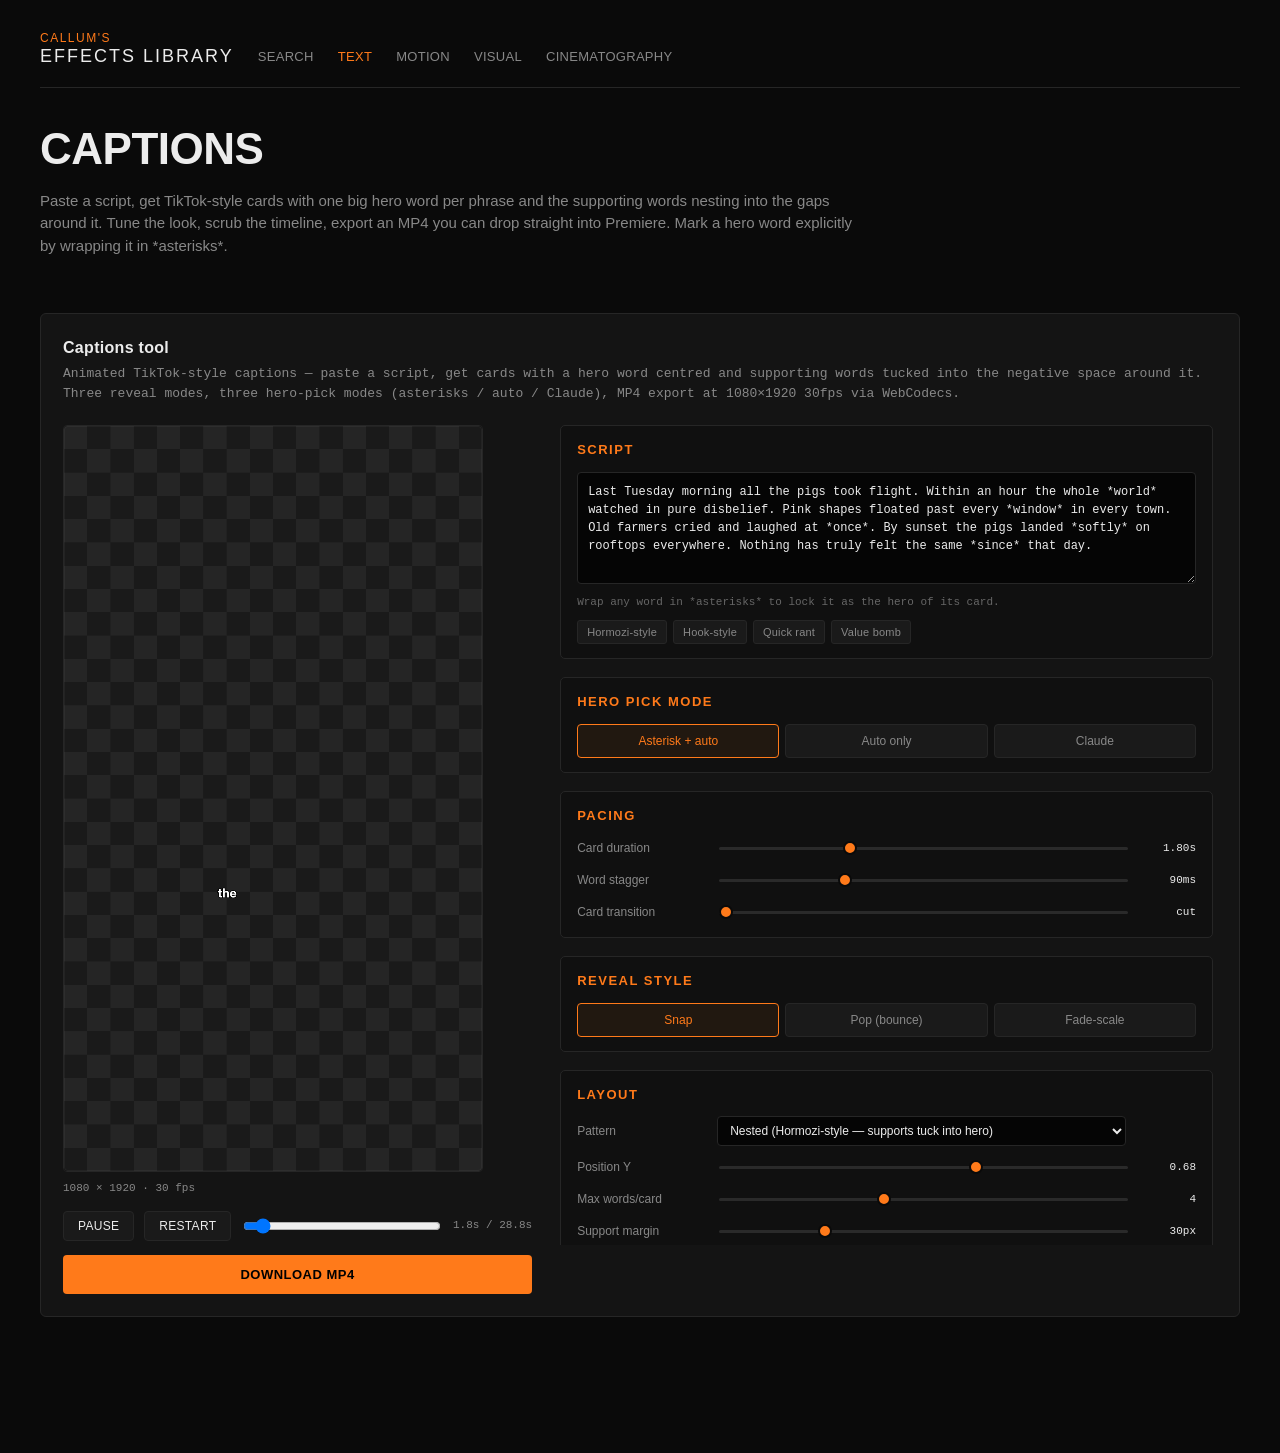
<file: captions.html>
<!doctype html>
<html lang="en-GB">
<head>
<meta charset="utf-8" />
<meta name="viewport" content="width=device-width, initial-scale=1" />
<title>Captions · Callum's Effects Library</title>

<link rel="preconnect" href="https://fonts.googleapis.com">
<link rel="preconnect" href="https://fonts.gstatic.com" crossorigin>
<link href="https://fonts.googleapis.com/css2?family=Anton&family=Inter:wght@500;600;700;800;900&display=swap" rel="stylesheet">

<style>
  :root {
    --bg: #0a0a0a;
    --card: #141414;
    --border: #262626;
    --border-hover: #3a3a3a;
    --text: #ececec;
    --muted: #888;
    --accent: #ff7a1a;
    --accent-2: #ff3b30;
    --good: #4ade80;
    --bad: #ef4444;
    --display: 'Impact', 'Haettenschweiler', 'Arial Narrow Bold', sans-serif;
    --mono: 'SF Mono', Menlo, Consolas, monospace;
    --caption: 'Anton', 'Impact', 'Haettenschweiler', 'Arial Narrow Bold', sans-serif;
  }
  * { box-sizing: border-box; }
  html, body { margin: 0; padding: 0; background: var(--bg); color: var(--text); }
  body {
    font-family: -apple-system, BlinkMacSystemFont, 'Segoe UI', Roboto, Helvetica, Arial, sans-serif;
    font-size: 15px; line-height: 1.5;
    -webkit-font-smoothing: antialiased;
    padding: 32px 40px 80px; max-width: 1480px; margin: 0 auto;
  }

  .topnav {
    display: flex; align-items: flex-end; gap: 24px;
    padding-bottom: 20px; border-bottom: 1px solid var(--border);
    margin-bottom: 28px; flex-wrap: wrap;
  }
  .topnav .brand {
    font-family: var(--display); font-size: 18px;
    letter-spacing: 2px; text-transform: uppercase;
    color: var(--text); text-decoration: none; white-space: nowrap;
    display: inline-block; line-height: 1.1;
  }
  .topnav .brand .brand-top {
    display: block; font-size: 12px; letter-spacing: 1.5px;
    color: var(--accent); margin-bottom: 2px;
  }
  .topnav .brand:hover { color: var(--accent); }
  .topnav nav { display: flex; gap: 24px; font-size: 13px; letter-spacing: 0.3px; text-transform: uppercase; flex-wrap: wrap; }
  .topnav nav a { color: var(--muted); text-decoration: none; transition: color 120ms; }
  .topnav nav a:hover { color: var(--text); }
  .topnav nav a.current { color: var(--accent); }
  .topnav nav .group { position: relative; padding-bottom: 12px; margin-bottom: -12px; }
  .topnav nav .group .group-head {
    color: var(--muted); cursor: default; text-transform: uppercase;
    letter-spacing: 0.3px; transition: color 120ms;
  }
  .topnav nav .group a.group-head { cursor: pointer; }
  .topnav nav .group:hover .group-head,
  .topnav nav .group:focus-within .group-head { color: var(--text); }
  .topnav nav .group.current .group-head { color: var(--accent); }
  .topnav nav .group .dropdown {
    position: absolute; top: 100%; left: -8px;
    display: none; min-width: 200px;
    background: var(--card); border: 1px solid var(--border); border-radius: 4px;
    padding: 8px 0; z-index: 50;
    flex-direction: column; gap: 0;
  }
  .topnav nav .group:hover .dropdown,
  .topnav nav .group:focus-within .dropdown { display: flex; }
  .topnav nav .group .dropdown a {
    padding: 6px 16px; font-size: 12px; color: var(--muted);
    text-transform: none; letter-spacing: 0.2px; white-space: nowrap;
  }
  .topnav nav .group .dropdown a:hover { color: var(--text); background: rgba(255,255,255,0.04); }
  .topnav nav .group .dropdown a.current { color: var(--accent); }

  header.page-header { padding-bottom: 24px; margin-bottom: 32px; }
  header.page-header h1 {
    font-family: var(--display); font-size: 44px;
    margin: 0 0 8px; letter-spacing: -0.5px; text-transform: uppercase;
  }
  header.page-header p { margin: 0; color: var(--muted); max-width: 820px; }

  section { margin-bottom: 56px; }

  .demo {
    background: var(--card); border: 1px solid var(--border);
    border-radius: 6px; padding: 22px;
  }
  .demo h3 { margin: 0 0 4px; font-size: 16px; font-weight: 600; letter-spacing: 0.3px; }
  .demo p.caption {
    margin: 0 0 22px; color: var(--muted); font-size: 13px;
    font-family: var(--mono); line-height: 1.5;
  }

  .tool {
    display: grid;
    grid-template-columns: minmax(360px, 1fr) minmax(420px, 1.4fr);
    gap: 28px; align-items: start;
  }
  @media (max-width: 1080px) {
    .tool { grid-template-columns: 1fr; }
  }

  .preview-col { position: sticky; top: 20px; }
  .stage-wrap {
    width: 100%; max-width: 420px;
    aspect-ratio: 9 / 16;
    background: #000; border-radius: 4px;
    position: relative; overflow: hidden;
    border: 1px solid var(--border);
  }
  .stage-wrap canvas {
    width: 100%; height: 100%; display: block;
  }
  .preview-meta {
    font-family: var(--mono); font-size: 11px; color: var(--muted);
    margin-top: 8px;
  }
  .transport {
    margin-top: 14px;
    display: flex; align-items: center; gap: 10px; flex-wrap: wrap;
  }
  .transport button {
    background: #1a1a1a; border: 1px solid var(--border); color: var(--text);
    padding: 7px 14px; border-radius: 4px; cursor: pointer;
    font-size: 12px; letter-spacing: 0.3px; text-transform: uppercase;
    font-family: inherit;
    transition: border-color 120ms, background 120ms;
  }
  .transport button:hover { border-color: var(--border-hover); background: #222; }
  .transport input[type=range] { flex: 1; min-width: 120px; }
  .transport .time-readout {
    font-family: var(--mono); font-size: 11px; color: var(--muted); min-width: 70px; text-align: right;
  }
  .download-btn {
    margin-top: 14px; width: 100%;
    background: var(--accent); color: #000;
    border: none; padding: 12px 16px; border-radius: 4px; cursor: pointer;
    font-size: 13px; letter-spacing: 0.5px; text-transform: uppercase; font-weight: 700;
    font-family: inherit;
    transition: filter 120ms;
  }
  .download-btn:hover { filter: brightness(1.1); }
  .download-btn:disabled { background: #333; color: #777; cursor: not-allowed; }
  .render-progress {
    margin-top: 10px; font-family: var(--mono); font-size: 11px; color: var(--accent);
  }
  .render-progress .bar {
    margin-top: 6px; height: 4px; background: #222; border-radius: 2px; overflow: hidden;
  }
  .render-progress .bar > div {
    height: 100%; background: var(--accent); width: 0%; transition: width 120ms;
  }

  .controls-col {
    display: flex; flex-direction: column; gap: 18px;
    max-height: calc(100vh - 80px); overflow-y: auto;
    padding-right: 4px;
  }
  .controls-col::-webkit-scrollbar { width: 8px; }
  .controls-col::-webkit-scrollbar-thumb { background: #2a2a2a; border-radius: 4px; }

  .ctl-section {
    background: #101010; border: 1px solid var(--border); border-radius: 5px;
    padding: 14px 16px;
  }
  .ctl-section h4 {
    margin: 0 0 12px; font-family: var(--display); font-size: 13px;
    letter-spacing: 1.5px; text-transform: uppercase; color: var(--accent);
  }
  .ctl-section .row {
    display: grid; grid-template-columns: 130px 1fr 60px;
    gap: 10px; align-items: center; margin-bottom: 10px;
  }
  .ctl-section .row:last-child { margin-bottom: 0; }
  .ctl-section .row label {
    font-size: 12px; color: var(--muted);
  }
  .ctl-section .row .val {
    font-family: var(--mono); font-size: 11px; color: var(--text); text-align: right;
  }
  .ctl-section .full {
    display: flex; flex-direction: column; gap: 6px; margin-bottom: 10px;
  }
  .ctl-section .full:last-child { margin-bottom: 0; }
  .ctl-section .full label { font-size: 12px; color: var(--muted); }
  .ctl-section textarea {
    width: 100%; background: #050505; border: 1px solid var(--border); color: var(--text);
    padding: 10px; border-radius: 4px; font-family: var(--mono); font-size: 12px;
    line-height: 1.5; resize: vertical; min-height: 80px;
  }
  .ctl-section input[type=text],
  .ctl-section input[type=password] {
    width: 100%; background: #050505; border: 1px solid var(--border); color: var(--text);
    padding: 8px 10px; border-radius: 4px; font-family: var(--mono); font-size: 12px;
  }
  .ctl-section input[type=color] {
    width: 36px; height: 24px; padding: 0; border: 1px solid var(--border);
    background: transparent; border-radius: 3px; cursor: pointer;
  }
  .ctl-section .preset-row {
    display: flex; gap: 6px; flex-wrap: wrap; margin-top: 8px;
  }
  .ctl-section .preset-row button {
    background: #1a1a1a; border: 1px solid var(--border); color: var(--muted);
    padding: 5px 9px; border-radius: 3px; cursor: pointer; font-size: 11px;
    font-family: inherit; letter-spacing: 0.2px;
    transition: color 120ms, border-color 120ms;
  }
  .ctl-section .preset-row button:hover { color: var(--text); border-color: var(--border-hover); }

  .ctl-section .radio-row {
    display: flex; gap: 6px; flex-wrap: wrap;
  }
  .ctl-section .radio-row label {
    flex: 1; min-width: 100px;
    background: #1a1a1a; border: 1px solid var(--border);
    padding: 7px 10px; border-radius: 4px; cursor: pointer;
    font-size: 12px; color: var(--muted); text-align: center;
    transition: color 120ms, border-color 120ms, background 120ms;
  }
  .ctl-section .radio-row label:hover { color: var(--text); border-color: var(--border-hover); }
  .ctl-section .radio-row input[type=radio] { display: none; }
  .ctl-section .radio-row label:has(input:checked) {
    border-color: var(--accent); background: rgba(255,122,26,0.07); color: var(--accent);
  }

  .ctl-section input[type=range] { width: 100%; }
  .ctl-section input[type=range] {
    -webkit-appearance: none; appearance: none;
    background: transparent; height: 18px;
  }
  .ctl-section input[type=range]::-webkit-slider-runnable-track {
    height: 3px; background: #2a2a2a; border-radius: 2px;
  }
  .ctl-section input[type=range]::-webkit-slider-thumb {
    -webkit-appearance: none; appearance: none;
    width: 14px; height: 14px; border-radius: 50%;
    background: var(--accent); margin-top: -6px; cursor: pointer;
    border: 2px solid #0a0a0a;
  }
  .ctl-section input[type=range]::-moz-range-track {
    height: 3px; background: #2a2a2a; border-radius: 2px;
  }
  .ctl-section input[type=range]::-moz-range-thumb {
    width: 14px; height: 14px; border-radius: 50%;
    background: var(--accent); cursor: pointer; border: 2px solid #0a0a0a;
  }
  .ctl-section select {
    background: #050505; border: 1px solid var(--border); color: var(--text);
    padding: 6px 8px; border-radius: 4px; font-family: inherit; font-size: 12px;
  }
  .ctl-section .checkbox-row {
    display: flex; align-items: center; gap: 8px; margin-top: 6px;
  }
  .ctl-section .checkbox-row label { font-size: 12px; color: var(--muted); }
  .ctl-section .help {
    font-size: 11px; color: #666; font-family: var(--mono); margin-top: 4px;
  }
  .ctl-section .key-status { font-family: var(--mono); font-size: 11px; }
  .ctl-section .key-status.ok { color: var(--good); }
  .ctl-section .key-status.missing { color: var(--bad); }
  .ctl-section[data-show="false"] { display: none; }

  .stage-wrap::after {
    content: ''; position: absolute; inset: 0;
    pointer-events: none; box-shadow: inset 0 0 0 1px rgba(255,255,255,0.04);
    border-radius: 4px;
  }
</style>
<script src="_public-fixes.js" defer></script>
</head>
<body>

<div class="topnav">
  <a href="index.html" class="brand"><span class="brand-top">Callum's</span>Effects Library</a>
  <nav>
    <div class="group" data-group="search">
      <a href="search.html" class="group-head">Search</a>
    </div>

    <div class="group" data-group="icons">
      <a href="icons.html" class="group-head">Icons</a>
    </div>

    <div class="group current" data-group="text">
      <a href="text.html" class="group-head">Text</a>
      <div class="dropdown">
        <a href="text.html" data-page="text">Text</a>
        <a href="lower-thirds.html" data-page="lower-thirds">Lower thirds</a>
        <a href="captions.html" class="current" data-page="captions">Captions</a>
      </div>
    </div>

    <div class="group" data-group="music">
      <a href="music.html" class="group-head">Music</a>
    </div>

    <div class="group" data-group="motion">
      <span class="group-head">Motion</span>
      <div class="dropdown">
        <a href="entrances.html" data-page="entrances">Entrances &amp; exits</a>
        <a href="mograph.html" data-page="mograph">Mograph</a>
        <a href="beats.html" data-page="beats">Beats</a>
        <a href="shapes.html" data-page="shapes">Shapes</a>
        <a href="logos.html" data-page="logos">Logos</a>
        <a href="ease-curves.html" data-page="ease-curves">Ease curves</a>
        <a href="speedometer.html" data-page="speedometer">Speedometer</a>
        <a href="scribbles.html" data-page="scribbles">Scribbles</a>
      </div>
    </div>

    <div class="group" data-group="visual">
      <span class="group-head">Visual</span>
      <div class="dropdown">
        <a href="colours.html" data-page="colours">Colours</a>
        <a href="atmosphere.html" data-page="atmosphere">Atmosphere</a>
        <a href="overlays.html" data-page="overlays">Overlays</a>
        <a href="glitch.html" data-page="glitch">Glitch</a>
      </div>
    </div>

    <div class="group" data-group="cinematography">
      <span class="group-head">Cinematography</span>
      <div class="dropdown">
        <a href="camera-moves.html" data-page="camera-moves">Camera moves</a>
        <a href="transitions.html" data-page="transitions">Transitions</a>
        <a href="lens.html" data-page="lens">Lens</a>
      </div>
    </div>

    <div class="group" data-group="tools">
      <span class="group-head">Tools &amp; assets</span>
      <div class="dropdown">
        <a href="common-sfx.html" data-page="common-sfx">Common SFX</a>
        <a href="sound-fx.html" data-page="sound-fx">Sound FX (AI)</a>
        <a href="ai-toolchain.html" data-page="ai-toolchain">AI toolchain</a>
        <a href="templates.html" data-page="templates">Templates</a>
        <a href="shared-library/browser.html" data-page="browser">Shared library</a>
        <a href="shared-library/Mograph/preview.html" data-page="mograph-preview">Mograph preview</a>
        <a href="shared-library/Greenscreen/index.html" data-page="greenscreen">Greenscreen templates</a>
        <a href="file:///D:/AIIMS/LIGHT%20LEAKS/index.html" data-page="light-leaks-d">Light leaks (D:)</a>
      </div>
    </div>
  </nav>
</div>

<header class="page-header">
  <h1>Captions</h1>
  <p>Paste a script, get TikTok-style cards with one big hero word per phrase and the supporting words nesting into the gaps around it. Tune the look, scrub the timeline, export an MP4 you can drop straight into Premiere. Mark a hero word explicitly by wrapping it in *asterisks*.</p>
</header>

<section>
  <div class="demo" id="captions-tool">
    <h3>Captions tool</h3>
    <p class="caption">Animated TikTok-style captions — paste a script, get cards with a hero word centred and supporting words tucked into the negative space around it. Three reveal modes, three hero-pick modes (asterisks / auto / Claude), MP4 export at 1080×1920 30fps via WebCodecs.</p>

    <div class="tool">

      <div class="preview-col">
        <div class="stage-wrap">
          <canvas id="stage" width="1080" height="1920"></canvas>
        </div>
        <div class="preview-meta" id="preview-meta">1080 × 1920 · 30 fps</div>
        <div class="transport">
          <button id="play-btn">Play</button>
          <button id="restart-btn">Restart</button>
          <input type="range" id="scrubber" min="0" max="1000" value="0" step="1">
          <span class="time-readout" id="time-readout">0.0s / 0.0s</span>
        </div>
        <button class="download-btn" id="download-btn">Download MP4</button>
        <div class="render-progress" id="render-progress" hidden>
          <span id="render-progress-text">Rendering…</span>
          <div class="bar"><div id="render-progress-bar"></div></div>
        </div>
      </div>

      <div class="controls-col">

        <div class="ctl-section">
          <h4>Script</h4>
          <div class="full">
            <textarea id="script-input" rows="5" spellcheck="false">Last Tuesday morning all the pigs took flight. Within an hour the whole *world* watched in pure disbelief. Pink shapes floated past every *window* in every town. Old farmers cried and laughed at *once*. By sunset the pigs landed *softly* on rooftops everywhere. Nothing has truly felt the same *since* that day.</textarea>
            <div class="help">Wrap any word in *asterisks* to lock it as the hero of its card.</div>
          </div>
          <div class="preset-row">
            <button data-preset="hormozi">Hormozi-style</button>
            <button data-preset="hook">Hook-style</button>
            <button data-preset="rant">Quick rant</button>
            <button data-preset="value">Value bomb</button>
          </div>
        </div>

        <div class="ctl-section">
          <h4>Hero pick mode</h4>
          <div class="radio-row" id="hero-mode-row">
            <label><input type="radio" name="hero-mode" value="asterisk-auto" checked><span>Asterisk + auto</span></label>
            <label><input type="radio" name="hero-mode" value="auto"><span>Auto only</span></label>
            <label><input type="radio" name="hero-mode" value="claude"><span>Claude</span></label>
          </div>
        </div>

        <div class="ctl-section" id="claude-section" data-show="false">
          <h4>Anthropic API key</h4>
          <div class="full">
            <input type="password" id="anthropic-key" placeholder="sk-ant-…" autocomplete="off">
            <div class="help">Stored in localStorage on this machine only. Posted directly to api.anthropic.com.</div>
            <div class="key-status missing" id="key-status">no key saved</div>
          </div>
        </div>

        <div class="ctl-section">
          <h4>Pacing</h4>
          <div class="row">
            <label>Card duration</label>
            <input type="range" id="card-dur" min="0.8" max="4.0" step="0.05" value="1.8">
            <span class="val" id="card-dur-val">1.80s</span>
          </div>
          <div class="row">
            <label>Word stagger</label>
            <input type="range" id="word-stagger" min="0" max="300" step="5" value="90">
            <span class="val" id="word-stagger-val">90ms</span>
          </div>
          <div class="row">
            <label>Card transition</label>
            <input type="range" id="card-fade" min="0" max="200" step="10" value="0">
            <span class="val" id="card-fade-val">cut</span>
          </div>
        </div>

        <div class="ctl-section">
          <h4>Reveal style</h4>
          <div class="radio-row" id="reveal-mode-row">
            <label><input type="radio" name="reveal-mode" value="snap" checked><span>Snap</span></label>
            <label><input type="radio" name="reveal-mode" value="pop"><span>Pop (bounce)</span></label>
            <label><input type="radio" name="reveal-mode" value="fade"><span>Fade-scale</span></label>
          </div>
        </div>

        <div class="ctl-section">
          <h4>Layout</h4>
          <div class="row">
            <label>Pattern</label>
            <select id="slot-pattern">
              <option value="nested" selected>Nested (Hormozi-style — supports tuck into hero)</option>
              <option value="stacked">Stacked (Submagic-style — pill per line)</option>
              <option value="compact">Compact (vertical hero)</option>
              <option value="diagonal">Diagonal nest</option>
              <option value="spread">Spread</option>
            </select>
            <span class="val"></span>
          </div>
          <div class="row">
            <label>Position Y</label>
            <input type="range" id="hero-y" min="0.30" max="0.90" step="0.01" value="0.68">
            <span class="val" id="hero-y-val">0.68</span>
          </div>
          <div class="row">
            <label>Max words/card</label>
            <input type="range" id="max-words" min="2" max="7" step="1" value="4">
            <span class="val" id="max-words-val">4</span>
          </div>
          <div class="row">
            <label>Support margin</label>
            <input type="range" id="support-margin" min="0" max="120" step="2" value="30">
            <span class="val" id="support-margin-val">30px</span>
          </div>
        </div>

        <div class="ctl-section">
          <h4>Type</h4>
          <div class="row">
            <label>Font</label>
            <select id="font-family">
              <option value="inter" selected>Inter (variable weight)</option>
              <option value="anton">Anton (display condensed)</option>
            </select>
            <span class="val"></span>
          </div>
          <div class="row">
            <label>Font weight</label>
            <input type="range" id="font-weight" min="500" max="900" step="100" value="700">
            <span class="val" id="font-weight-val">700</span>
          </div>
          <div class="row">
            <label>Text size</label>
            <input type="range" id="support-scale" min="50" max="220" step="5" value="90">
            <span class="val" id="support-scale-val">90</span>
          </div>
          <div class="row">
            <label>Hero bump</label>
            <input type="range" id="hero-bump" min="1.0" max="6.0" step="0.05" value="3.0">
            <span class="val" id="hero-bump-val">3.00×</span>
          </div>
          <div class="row">
            <label>Hero scale (slot)</label>
            <input type="range" id="hero-scale" min="150" max="700" step="10" value="420">
            <span class="val" id="hero-scale-val">420</span>
          </div>
          <div class="row">
            <label>Stroke width</label>
            <input type="range" id="stroke-w" min="0" max="20" step="1" value="10">
            <span class="val" id="stroke-w-val">10</span>
          </div>
          <div class="row">
            <label>Hero fill</label>
            <input type="color" id="hero-color" value="#FFFFFF">
            <span class="val"></span>
          </div>
          <div class="row">
            <label>Support fill</label>
            <input type="color" id="support-color" value="#FFFFFF">
            <span class="val"></span>
          </div>
          <div class="checkbox-row">
            <input type="checkbox" id="all-caps">
            <label for="all-caps">Force ALL CAPS (off = sentence case as typed)</label>
          </div>
        </div>

        <div class="ctl-section">
          <h4>Pill background</h4>
          <div class="checkbox-row">
            <input type="checkbox" id="pill-enabled">
            <label for="pill-enabled">Show pill behind the line(s)</label>
          </div>
          <div class="row">
            <label>Pill opacity</label>
            <input type="range" id="pill-opacity" min="0" max="1" step="0.05" value="0.75">
            <span class="val" id="pill-opacity-val">0.75</span>
          </div>
          <div class="row">
            <label>Padding X</label>
            <input type="range" id="pill-pad-x" min="0" max="80" step="2" value="28">
            <span class="val" id="pill-pad-x-val">28px</span>
          </div>
          <div class="row">
            <label>Padding Y</label>
            <input type="range" id="pill-pad-y" min="0" max="40" step="1" value="14">
            <span class="val" id="pill-pad-y-val">14px</span>
          </div>
          <div class="row">
            <label>Corner radius</label>
            <input type="range" id="pill-radius" min="0" max="40" step="1" value="14">
            <span class="val" id="pill-radius-val">14px</span>
          </div>
        </div>

        <div class="ctl-section">
          <h4>Export</h4>
          <div class="row">
            <label>Aspect</label>
            <select id="aspect">
              <option value="1080x1920" selected>1080 × 1920 (9:16)</option>
              <option value="1920x1080">1920 × 1080 (16:9)</option>
              <option value="1080x1080">1080 × 1080 (1:1)</option>
            </select>
            <span class="val"></span>
          </div>
          <div class="row">
            <label>Frame rate</label>
            <select id="fps">
              <option value="24">24 fps</option>
              <option value="30" selected>30 fps</option>
              <option value="60">60 fps</option>
            </select>
            <span class="val"></span>
          </div>
          <div class="row">
            <label>Background</label>
            <select id="bg">
              <option value="checker" selected>Checker (preview only — shows pill)</option>
              <option value="black">Solid black</option>
              <option value="white">Solid white</option>
            </select>
            <span class="val"></span>
          </div>
          <div class="help">MP4 always exports with the selected solid background — checker is preview-only so you can see the type clearly.</div>
        </div>

      </div>
    </div>
  </div>
</section>

<script type="module">
'use strict';

const DEFAULT_SCRIPT = "Last Tuesday morning all the pigs took flight. Within an hour the whole *world* watched in pure disbelief. Pink shapes floated past every *window* in every town. Old farmers cried and laughed at *once*. By sunset the pigs landed *softly* on rooftops everywhere. Nothing has truly felt the same *since* that day.";

const PRESETS = {
  hormozi: "If you do *anything* in life make sure you do it for the right reasons.",
  hook: "I lost forty thousand dollars in one *week*. Here's how I got it back.",
  rant: "Stop *waiting*. Start now. Nothing is going to fall in your lap.",
  value: "The *only* skill that matters is learning how to sell.",
};

const cfg = {
  script: DEFAULT_SCRIPT,
  heroMode: 'asterisk-auto',
  fontFamily: 'inter',          // 'inter' | 'anton'
  fontWeight: 700,              // Inter weight: 500/600/700/800/900 — lower = more text fits
  cardDur: 1.8,
  wordStagger: 90,
  cardFade: 0,
  reveal: 'snap',
  slotPattern: 'nested',        // 'nested' (default Hormozi-style) | 'stacked' | 'diagonal' | 'compact' | 'spread'
  heroY: 0.68,                  // low-centre by default (matches Submagic/Captions.ai)
  maxWords: 4,
  supportMargin: 30,
  supportScale: 90,             // used as base size in stacked mode
  heroBump: 3.0,                // hero is this × supportScale (Hormozi-style nest needs a big hero)
  heroScale: 420,               // used in legacy slot patterns (diagonal/compact/spread)
  strokeW: 10,                  // thick stroke replaces pill for nested mode legibility
  heroColor: '#FFFFFF',
  supportColor: '#FFFFFF',
  allCaps: false,
  pillEnabled: false,           // off in nested mode (stroke does the work); turn on for stacked/Submagic
  pillOpacity: 0.75,
  pillPadX: 28,
  pillPadY: 14,
  pillRadius: 14,
  aspect: '1080x1920',
  fps: 30,
  bg: 'checker',  // checker bg in preview so the dark pill is visible; export forces black/white.
};

// Auto-pick is opinionated: only promote a hero if there's a clearly weighted word
// (digit/number/%, or an outlier-long word). Otherwise the whole card flows at support size.
const HERO_PROMOTE_LEN_RATIO = 1.6;   // longest word must be ≥ this × avg length
const HERO_PROMOTE_MIN_LEN = 5;

const state = {
  cards: [],
  totalDur: 0,
  playing: false,
  t: 0,
  rafId: null,
  lastNow: 0,
  exporting: false,
  fontReady: false,
};

const $ = (id) => document.getElementById(id);
const stage = $('stage');
const ctx = stage.getContext('2d');

function applyAspect() {
  const [w, h] = cfg.aspect.split('x').map(Number);
  stage.width = w;
  stage.height = h;
  const wrap = stage.parentElement;
  wrap.style.aspectRatio = `${w} / ${h}`;
  $('preview-meta').textContent = `${w} × ${h} · ${cfg.fps} fps`;
}

function parseScript(raw) {
  const tokens = [];
  const re = /(\*?[A-Za-z0-9']+\*?)([.,;:!?]?)/g;
  for (const m of raw.matchAll(re)) {
    let word = m[1];
    let isHero = false;
    if (word.startsWith('*') && word.endsWith('*') && word.length > 2) {
      word = word.slice(1, -1); isHero = true;
    } else if (word.startsWith('*')) {
      word = word.slice(1); isHero = true;
    } else if (word.endsWith('*')) {
      word = word.slice(0, -1); isHero = true;
    }
    tokens.push({ text: word, isHero, breakAfter: !!m[2] });
  }
  return tokens;
}

function chunkIntoCards(tokens, maxWords) {
  const cards = [];
  let cur = [];
  for (const tok of tokens) {
    cur.push(tok);
    const hitMax = cur.length >= maxWords;
    // Punctuation always breaks — even on a single word (matches reference: solo "lately,", "bank,")
    const hitBreak = tok.breakAfter;
    if (hitMax || hitBreak) {
      cards.push(cur);
      cur = [];
    }
  }
  if (cur.length) cards.push(cur);
  return cards;
}

function pickHeroIndex(card, mode, claudeChoice) {
  // 1. Asterisk override (any mode except pure auto)
  if (mode !== 'auto') {
    const idx = card.findIndex(t => t.isHero);
    if (idx >= 0) return idx;
  }
  // 2. Claude choice
  if (mode === 'claude' && typeof claudeChoice === 'number' && claudeChoice >= 0) {
    return Math.min(claudeChoice, card.length - 1);
  }
  // 3. Single-word card → that word is always the hero (matches reference "lately,", "us", "$20,000")
  if (card.length === 1) return 0;
  // 4. Any digit/number/% word → that word is hero
  const digitIdx = card.findIndex(t => /\d/.test(t.text));
  if (digitIdx >= 0) return digitIdx;
  // 5. Last word IF it sits at a clause/sentence boundary (trailing punctuation) AND has weight.
  //    This is the actual rule used by the reference video.
  const last = card[card.length - 1];
  if (last.breakAfter && last.text.length >= 3) return card.length - 1;
  // 6. Otherwise no hero — card flows as uniform-size text.
  return -1;
}

function fontStack(family) {
  if (family === 'anton') return `Anton, Impact, "Haettenschweiler", "Arial Narrow Bold", sans-serif`;
  return `Inter, "Helvetica Neue", Helvetica, Arial, sans-serif`;
}
function fontWeightFor(family) {
  if (family === 'inter') return cfg.fontWeight;
  return 400;
}
function setFont(ctx, scale, family = cfg.fontFamily) {
  ctx.font = `${fontWeightFor(family)} ${scale}px ${fontStack(family)}`;
}

function measureWord(ctx, text) {
  const m = ctx.measureText(text);
  const w = m.width;
  const ascent = m.actualBoundingBoxAscent ?? (parseFloat(ctx.font) * 0.8);
  const descent = m.actualBoundingBoxDescent ?? (parseFloat(ctx.font) * 0.2);
  return { w, h: ascent + descent, ascent, descent };
}

function buildSlots(pattern, count, hero, W, H, margin) {
  const cx = W / 2;
  const heroTop = hero.cy - hero.ascent;
  const heroBot = hero.cy + hero.descent;
  const heroL = hero.cx - hero.w / 2;
  const heroR = hero.cx + hero.w / 2;
  const ABOVE = Math.max(80, heroTop - margin);
  const BELOW = Math.min(H - 80, heroBot + margin);
  const FAR_L = Math.max(60, heroL - margin);
  const FAR_R = Math.min(W - 60, heroR + margin);

  const slot = (x, y, align, baseline) => ({ x, y, align, baseline });

  if (pattern === 'compact') {
    if (count === 1) return [slot(cx, ABOVE, 'center', 'alphabetic')];
    if (count === 2) return [slot(cx, ABOVE, 'center', 'alphabetic'), slot(cx, BELOW, 'center', 'hanging')];
    if (count === 3) return [
      slot(cx, ABOVE, 'center', 'alphabetic'),
      slot(FAR_L, BELOW, 'left', 'hanging'),
      slot(FAR_R, BELOW, 'right', 'hanging'),
    ];
    return [
      slot(FAR_L, ABOVE, 'left', 'alphabetic'),
      slot(FAR_R, ABOVE, 'right', 'alphabetic'),
      slot(FAR_L, BELOW, 'left', 'hanging'),
      slot(FAR_R, BELOW, 'right', 'hanging'),
    ];
  }

  if (pattern === 'diagonal') {
    if (count === 1) return [slot(FAR_L, ABOVE, 'left', 'alphabetic')];
    if (count === 2) return [
      slot(FAR_L, ABOVE, 'left', 'alphabetic'),
      slot(FAR_R, BELOW, 'right', 'hanging'),
    ];
    if (count === 3) return [
      slot(FAR_L, ABOVE, 'left', 'alphabetic'),
      slot(FAR_R, ABOVE, 'right', 'alphabetic'),
      slot(cx, BELOW, 'center', 'hanging'),
    ];
    return [
      slot(FAR_L, ABOVE, 'left', 'alphabetic'),
      slot(FAR_R, ABOVE, 'right', 'alphabetic'),
      slot(FAR_L, BELOW, 'left', 'hanging'),
      slot(FAR_R, BELOW, 'right', 'hanging'),
    ];
  }

  const wide = Math.max(60, heroL - 2 * margin);
  const wider = Math.min(W - 60, heroR + 2 * margin);
  if (count === 1) return [slot(cx, BELOW, 'center', 'hanging')];
  if (count === 2) return [
    slot(wide, hero.cy, 'right', 'middle'),
    slot(wider, hero.cy, 'left', 'middle'),
  ];
  if (count === 3) return [
    slot(cx, ABOVE, 'center', 'alphabetic'),
    slot(wide, hero.cy, 'right', 'middle'),
    slot(wider, hero.cy, 'left', 'middle'),
  ];
  return [
    slot(cx, ABOVE, 'center', 'alphabetic'),
    slot(wide, hero.cy, 'right', 'middle'),
    slot(wider, hero.cy, 'left', 'middle'),
    slot(cx, BELOW, 'center', 'hanging'),
  ];
}

function transformWordText(text) {
  return cfg.allCaps ? text.toUpperCase() : text;
}

// =========================================================================
// NESTED LAYOUT — Hormozi-style: supports tuck into the hero's letterform cavity.
// Hero centred at heroY; supports overlap the hero, baseline at hero's x-height
// (top of short letters like 'a', 's'). For "fast", supports sit above 'as' and
// the tall 'f' / 't' ascenders poke up beside the supports.
// =========================================================================

// Inter Black approximate metrics as fractions of fontPx
const INTER_X_HEIGHT_RATIO = 0.52;
const INTER_CAP_RATIO = 0.78;

// Lowercase letters whose glyphs reach cap height (ascenders).
// Uppercase, digits, and currency are all treated as cap-height too.
const ASCENDER_CHARS = new Set([
  ...'bdfhklt',
  ...'ABCDEFGHIJKLMNOPQRSTUVWXYZ',
  ...'0123456789$£€¥%',
]);
function isAscenderChar(ch) {
  return ASCENDER_CHARS.has(ch);
}

/**
 * Find the widest "cap-zone cavity" in the hero word: a contiguous run of
 * non-ascender (x-height only) letters bordered by ascender letters on both
 * sides. For "fast", returns the gap above 'as' between 'f' and 't'.
 *
 * Returns { x0, x1, midX } in text-local coords (0 = left edge of hero text),
 * or null if no qualifying cavity exists.
 */
function findHeroCavity(heroText, heroFontPx) {
  setFont(ctx, heroFontPx);
  const letters = [...heroText];
  // Compute each letter's [x0, x1] in text-local coords.
  let cx = 0;
  const pos = letters.map((ch) => {
    const w = ctx.measureText(ch).width;
    const out = { ch, x0: cx, x1: cx + w, isAsc: isAscenderChar(ch) };
    cx += w;
    return out;
  });

  let best = null;
  for (let i = 0; i < pos.length; i++) {
    if (pos[i].isAsc) continue;
    let j = i;
    while (j < pos.length && !pos[j].isAsc) j++;
    const leftBorder = i > 0 && pos[i - 1].isAsc;
    const rightBorder = j < pos.length && pos[j].isAsc;
    if (leftBorder && rightBorder) {
      const x0 = pos[i - 1].x1;
      const x1 = pos[j].x0;
      const w = x1 - x0;
      if (!best || w > best.x1 - best.x0) best = { x0, x1, midX: (x0 + x1) / 2 };
    }
    i = j;
  }
  return best;
}

function layoutNested(chunk, heroIdx, W, H) {
  if (heroIdx < 0) {
    // No hero → degrade to stacked (flowing one-line text in a pill)
    return layoutStacked(chunk, heroIdx, W, H);
  }

  const supports = chunk.filter((_, i) => i !== heroIdx);

  // Measure hero
  let heroScale = cfg.supportScale * cfg.heroBump;
  setFont(ctx, heroScale);
  const heroText = transformWordText(chunk[heroIdx].text);
  let heroMeas = measureWord(ctx, heroText);
  const maxHeroW = W * 0.90;
  if (heroMeas.w > maxHeroW) {
    heroScale = heroScale * (maxHeroW / heroMeas.w);
    setFont(ctx, heroScale);
    heroMeas = measureWord(ctx, heroText);
  }

  const heroCx = W / 2;
  const heroBaselineY = H * cfg.heroY + heroMeas.ascent * 0.25;  // tucks card slightly above heroY

  const heroLayout = {
    text: heroText, role: 'hero',
    x: heroCx, y: heroBaselineY, align: 'center', baseline: 'alphabetic',
    fontPx: heroScale, fontFamily: cfg.fontFamily, color: cfg.heroColor,
    indexInCard: heroIdx, lineIdx: 1,
  };

  // No supports → solo hero, no overlay
  if (supports.length === 0) {
    heroLayout.delay = 0;
    const lineBoxes = [{
      x0: heroCx - heroMeas.w / 2, x1: heroCx + heroMeas.w / 2,
      y0: heroBaselineY - heroMeas.ascent, y1: heroBaselineY + heroMeas.descent,
      cy: heroBaselineY,
      h: heroMeas.h,
    }];
    return { words: [heroLayout], lineBoxes };
  }

  // Find the cavity inside the hero (gap between bracketing ascender letters).
  // Only use it if it's wide enough to give readable supports — otherwise the
  // supports would get crammed into something like the tiny 'o' of "dollars".
  const rawCavity = findHeroCavity(heroText, heroScale);
  const cavity = rawCavity && (rawCavity.x1 - rawCavity.x0) >= heroMeas.w * 0.25
    ? rawCavity
    : null;

  // No usable cavity → there's no clean place for supports to sit without
  // overlapping the hero's ascender letters (e.g. "dollars" / "huge").
  // Fall back to stacked layout: supports on a separate line above hero.
  if (!cavity) return layoutStacked(chunk, heroIdx, W, H);

  // Measure supports at the cfg scale first.
  setFont(ctx, cfg.supportScale);
  let spaceW = ctx.measureText(' ').width;
  const sMeas = supports.map((tok) => {
    const text = transformWordText(tok.text);
    return { text, meas: measureWord(ctx, text), indexInCard: chunk.indexOf(tok) };
  });
  let totalSupportW =
    sMeas.reduce((s, m) => s + m.meas.w, 0) + Math.max(0, supports.length - 1) * spaceW;

  // Supports need to fit inside the cavity width (with a small breathing-room margin).
  const targetW = (cavity.x1 - cavity.x0) * 0.85;

  // Auto-shrink so supports always fit. No fallback, no minimum: they get small
  // if needed (matches Callum's "fit inside the letters" direction).
  let useSupportScale = cfg.supportScale;
  if (totalSupportW > targetW) {
    useSupportScale = Math.max(20, cfg.supportScale * (targetW / totalSupportW));
    setFont(ctx, useSupportScale);
    spaceW = ctx.measureText(' ').width;
    for (const m of sMeas) m.meas = measureWord(ctx, m.text);
    totalSupportW = sMeas.reduce((s, m) => s + m.meas.w, 0) + Math.max(0, supports.length - 1) * spaceW;
  }

  // Centre supports on the cavity midpoint (above 'as' in "fast"), or hero centre if no cavity.
  const heroLeftX = heroCx - heroMeas.w / 2;
  let supportCenterX = cavity ? heroLeftX + cavity.midX : heroCx;

  // Vertical position. Natural baseline = hero's x-height line (top of short letters).
  // But if the natural baseline would push support text + stroke ABOVE the hero's
  // cap top (i.e. supports overshoot the f/t ascenders), shift the baseline DOWN
  // so the top of the support stroke sits exactly at the hero cap top — no overlap.
  const heroXHeightFromBaseline = heroScale * INTER_X_HEIGHT_RATIO;
  const naturalBaselineY = heroBaselineY - heroXHeightFromBaseline;
  // Support stroke scales with font size so a shrunken support doesn't get a giant stroke.
  const supportStrokePx = cfg.strokeW * (useSupportScale / cfg.supportScale);
  const supportAscent = sMeas[0]?.meas.ascent ?? (useSupportScale * INTER_CAP_RATIO);
  const heroAscent = heroMeas.ascent;
  const minBaselineY = (heroBaselineY - heroAscent) + supportAscent + supportStrokePx / 2;
  const supportBaselineY = Math.max(naturalBaselineY, minBaselineY);
  const supportStartX = supportCenterX - totalSupportW / 2;

  let cursorX = supportStartX;
  const supportLayouts = sMeas.map((m) => {
    const x = cursorX + m.meas.w / 2;
    cursorX += m.meas.w + spaceW;
    return {
      text: m.text, role: 'support',
      x, y: supportBaselineY, align: 'center', baseline: 'alphabetic',
      fontPx: useSupportScale, fontFamily: cfg.fontFamily,
      color: cfg.supportColor,
      indexInCard: m.indexInCard, lineIdx: 0,
    };
  });

  // Pill bounding box (single combined pill enclosing everything visible)
  const supportTop = supportBaselineY - (sMeas[0]?.meas.ascent ?? 0);
  const heroBottom = heroBaselineY + heroMeas.descent;
  const allLeft = Math.min(supportStartX, heroCx - heroMeas.w / 2);
  const allRight = Math.max(supportStartX + totalSupportW, heroCx + heroMeas.w / 2);
  const lineBoxes = [{
    x0: allLeft, x1: allRight,
    y0: supportTop, y1: heroBottom,
    cy: (supportTop + heroBottom) / 2,
    h: heroBottom - supportTop,
  }];

  // Stagger delays in reading order
  const wordLayouts = [heroLayout, ...supportLayouts];
  wordLayouts.sort((a, b) => a.indexInCard - b.indexInCard);
  wordLayouts.forEach((wl, i) => { wl.delay = i * (cfg.wordStagger / 1000); });

  return { words: wordLayouts, lineBoxes };
}

// =========================================================================
// STACKED LAYOUT — small / LARGE / small sandwich pattern.
//
// Rules:
//   - Hero (if any) gets its own line, sized at heroBump × supportScale.
//   - Supports split into "before hero" and "after hero" by source order.
//   - 3-line (hero mid-sentence):  before-supports / HERO / after-supports
//   - 2-line (hero at end):        before-supports / HERO
//   - 2-line (hero at start):      HERO / after-supports
//   - 1-line (no supports):        HERO solo
//   - No hero, all words:          one line of flowing supports (auto-shrunk)
//   - Each support line auto-shrinks to fit canvas width (no wrap to 2 lines).
// =========================================================================

const MIN_SHRINK_SCALE = 24;

// Per-line horizontal offset for the diagonal staircase look (matches reference video).
// Top non-hero line shifts LEFT; bottom non-hero line shifts RIGHT; hero stays centred.
// Magnitude is a fraction of the available canvas margin so wide lines shift less.
function getLineXOffset(lineIdx, totalLines, isHero, lineW, W) {
  if (isHero) return 0;
  const edgeMargin = W * 0.05;
  const maxShift = (W - lineW) / 2 - edgeMargin;
  if (maxShift <= 0) return 0;
  if (lineIdx === 0) return -maxShift;          // top line → fully left
  if (lineIdx === totalLines - 1) return +maxShift;  // bottom line → fully right
  return 0;
}

// Measure a list of tokens as a single line at `defaultScale`, shrinking the
// scale uniformly if the line would exceed `maxLineW`. Returns measurements.
function measureLine(tokens, defaultScale, maxLineW) {
  setFont(ctx, defaultScale);
  const fullText = tokens.map(t => transformWordText(t.text)).join(' ');
  const fullW = ctx.measureText(fullText).width;
  let scale = defaultScale;
  if (fullW > maxLineW) {
    scale = Math.max(MIN_SHRINK_SCALE, defaultScale * (maxLineW / fullW));
  }
  setFont(ctx, scale);
  const spW = ctx.measureText(' ').width;
  const measures = tokens.map((tok) => ({
    text: transformWordText(tok.text),
    meas: measureWord(ctx, transformWordText(tok.text)),
    tok,
  }));
  const totalW =
    measures.reduce((s, m) => s + m.meas.w, 0) + Math.max(0, tokens.length - 1) * spW;
  return { scale, spW, measures, totalW };
}

function layoutStacked(chunk, heroIdx, W, H) {
  const useHero = heroIdx >= 0;
  const maxLineW = W * 0.92;

  // No-hero card → one line of flowing text, auto-shrunk to fit.
  if (!useHero) {
    const line = measureLine(chunk, cfg.supportScale, maxLineW);
    const baselineY = H * cfg.heroY + line.measures[0].meas.ascent * 0.3;
    const lineLeftX = (W - line.totalW) / 2;
    let cursorX = lineLeftX;
    const wordLayouts = line.measures.map((m) => {
      const x = cursorX + m.meas.w / 2;
      cursorX += m.meas.w + line.spW;
      return {
        text: m.text, role: 'support',
        x, y: baselineY, align: 'center', baseline: 'alphabetic',
        fontPx: line.scale, fontFamily: cfg.fontFamily,
        color: cfg.supportColor,
        indexInCard: chunk.indexOf(m.tok), lineIdx: 0,
      };
    });
    wordLayouts.forEach((wl, i) => { wl.delay = i * (cfg.wordStagger / 1000); });
    const lineBox = {
      x0: lineLeftX, x1: lineLeftX + line.totalW,
      y0: baselineY - line.measures[0].meas.ascent,
      y1: baselineY + line.measures[0].meas.descent,
      cy: baselineY,
      h: line.measures[0].meas.h,
    };
    return { words: wordLayouts, lineBoxes: [lineBox] };
  }

  // Hero present: split into before/after, build line list (top→bottom).
  const beforeTokens = chunk.filter((_, i) => i < heroIdx);
  const afterTokens = chunk.filter((_, i) => i > heroIdx);

  // Measure hero
  let heroScale = cfg.supportScale * cfg.heroBump;
  setFont(ctx, heroScale);
  const heroText = transformWordText(chunk[heroIdx].text);
  let heroMeas = measureWord(ctx, heroText);
  if (heroMeas.w > maxLineW) {
    heroScale = heroScale * (maxLineW / heroMeas.w);
    setFont(ctx, heroScale);
    heroMeas = measureWord(ctx, heroText);
  }

  // Build the line list. Hero line is always emitted, supports above/below.
  const heroLineDescriptor = {
    isHero: true, scale: heroScale,
    measures: [{ text: heroText, meas: heroMeas, tok: chunk[heroIdx] }],
    totalW: heroMeas.w, spW: 0,
  };
  const lineDescriptors = [];
  if (beforeTokens.length) lineDescriptors.push({ ...measureLine(beforeTokens, cfg.supportScale, maxLineW), isHero: false });
  lineDescriptors.push(heroLineDescriptor);
  if (afterTokens.length) lineDescriptors.push({ ...measureLine(afterTokens, cfg.supportScale, maxLineW), isHero: false });

  // Vertical layout: stack lines, centred around cfg.heroY * H.
  // Zero gap = supports sit immediately against the hero's cap top / baseline,
  // giving the "tucked in" feel rather than floating above/below.
  const lineGap = -8;
  const heights = lineDescriptors.map(l => l.measures[0].meas.h);
  const totalH = heights.reduce((s, h) => s + h, 0) + (lineDescriptors.length - 1) * lineGap;
  let cursorY = (H * cfg.heroY) - totalH / 2;

  const wordLayouts = [];
  const lineBoxes = [];

  for (let li = 0; li < lineDescriptors.length; li++) {
    const line = lineDescriptors[li];
    const baselineY = cursorY + line.measures[0].meas.ascent;
    // Horizontal offset per line: top supports shift LEFT, bottom supports shift RIGHT,
    // hero stays centred. Creates the staircase / diagonal nest seen in the reference
    // video ("to a / STANDARD / variable").
    const xOffset = getLineXOffset(li, lineDescriptors.length, line.isHero, line.totalW, W);
    const lineLeftX = (W - line.totalW) / 2 + xOffset;
    let cursorX = lineLeftX;

    for (const m of line.measures) {
      const x = cursorX + m.meas.w / 2;
      cursorX += m.meas.w + line.spW;
      wordLayouts.push({
        text: m.text, role: line.isHero ? 'hero' : 'support',
        x, y: baselineY, align: 'center', baseline: 'alphabetic',
        fontPx: line.scale, fontFamily: cfg.fontFamily,
        color: line.isHero ? cfg.heroColor : cfg.supportColor,
        indexInCard: chunk.indexOf(m.tok), lineIdx: li,
      });
    }

    lineBoxes.push({
      x0: lineLeftX, x1: lineLeftX + line.totalW,
      y0: cursorY, y1: cursorY + line.measures[0].meas.h,
      cy: cursorY + line.measures[0].meas.h / 2,
      h: line.measures[0].meas.h,
    });

    cursorY += line.measures[0].meas.h + lineGap;
  }

  // Reading-order stagger (delays).
  wordLayouts.sort((a, b) => a.indexInCard - b.indexInCard);
  wordLayouts.forEach((wl, i) => { wl.delay = i * (cfg.wordStagger / 1000); });

  return { words: wordLayouts, lineBoxes };
}

function layoutCards(tokens, cardChunks, heroIndices) {
  const W = stage.width;
  const H = stage.height;
  const out = [];
  let tCursor = 0;

  for (let ci = 0; ci < cardChunks.length; ci++) {
    const chunk = cardChunks[ci];
    const heroIdx = heroIndices[ci];

    let words, lineBoxes;

    if (cfg.slotPattern === 'nested') {
      const res = layoutNested(chunk, heroIdx, W, H);
      words = res.words; lineBoxes = res.lineBoxes;
    } else if (cfg.slotPattern === 'stacked') {
      const res = layoutStacked(chunk, heroIdx, W, H);
      words = res.words; lineBoxes = res.lineBoxes;
    } else {
      // Legacy slot-based layout (diagonal / compact / spread) — requires a hero.
      const fallbackHeroIdx = heroIdx >= 0 ? heroIdx : 0;
      const res = layoutSlotted(chunk, fallbackHeroIdx, W, H);
      words = res.words; lineBoxes = res.lineBoxes;
    }

    out.push({
      startSec: tCursor,
      endSec: tCursor + cfg.cardDur,
      words,
      lineBoxes,
    });
    tCursor += cfg.cardDur;
  }

  return { cards: out, totalDur: tCursor };
}

function layoutSlotted(chunk, heroIdx, W, H) {
  const heroToken = chunk[heroIdx];

  setFont(ctx, cfg.heroScale);
  const heroText = transformWordText(heroToken.text);
  const heroMeasInit = measureWord(ctx, heroText);

  let actualHeroScale = cfg.heroScale;
  const maxHeroWidth = W - 100;
  if (heroMeasInit.w > maxHeroWidth) {
    actualHeroScale = cfg.heroScale * (maxHeroWidth / heroMeasInit.w);
    setFont(ctx, actualHeroScale);
  }
  const heroFinal = measureWord(ctx, heroText);

  const heroCx = W / 2;
  const heroCy = H * cfg.heroY;
  const hero = {
    cx: heroCx, cy: heroCy,
    w: heroFinal.w, h: heroFinal.h,
    ascent: heroFinal.ascent, descent: heroFinal.descent,
  };

  const heroLayout = {
    text: heroText, role: 'hero',
    x: heroCx, y: heroCy, align: 'center', baseline: 'alphabetic',
    fontPx: actualHeroScale, fontFamily: cfg.fontFamily, color: cfg.heroColor,
    delay: 0, indexInCard: heroIdx,
  };

  const supports = chunk.filter((_, i) => i !== heroIdx);
  const slots = buildSlots(cfg.slotPattern, supports.length, hero, W, H, cfg.supportMargin);

  const supportLayouts = supports.map((tok, i) => {
    const slot = slots[i] || { x: heroCx, y: heroCy + hero.descent + cfg.supportMargin, align: 'center', baseline: 'hanging' };
    const idxInCard = chunk.indexOf(tok);
    return {
      text: transformWordText(tok.text), role: 'support',
      x: slot.x, y: slot.y, align: slot.align, baseline: slot.baseline,
      fontPx: cfg.supportScale, fontFamily: cfg.fontFamily, color: cfg.supportColor,
      delay: 0, indexInCard: idxInCard,
    };
  });

  const allWords = [heroLayout, ...supportLayouts].sort((a, b) => a.indexInCard - b.indexInCard);
  allWords.forEach((wl, i) => { wl.delay = i * (cfg.wordStagger / 1000); });

  return { words: allWords, lineBoxes: [] };  // no pills in slot patterns
}

function easeBackOut(p) {
  const c1 = 1.70158, c3 = c1 + 1;
  return 1 + c3 * Math.pow(p - 1, 3) + c1 * Math.pow(p - 1, 2);
}
function easeOutCubic(p) { return 1 - Math.pow(1 - p, 3); }

function revealState(mode, tInWord, durMs) {
  if (tInWord < 0) return { scale: 0, opacity: 0 };
  if (mode === 'snap') {
    if (tInWord < 20) return { scale: 0, opacity: 0 };
    return { scale: 1, opacity: 1 };
  }
  if (mode === 'pop') {
    const p = Math.min(1, tInWord / durMs);
    return { scale: easeBackOut(p), opacity: Math.min(1, p * 2) };
  }
  const p = Math.min(1, tInWord / durMs);
  const e = easeOutCubic(p);
  return { scale: 0.95 + 0.05 * e, opacity: e };
}

const REVEAL_DUR_MS = { snap: 0, pop: 220, fade: 180 };

function drawBackground(ctx, W, H, bg, forExport) {
  if (bg === 'white') { ctx.fillStyle = '#ffffff'; ctx.fillRect(0, 0, W, H); return; }
  if (bg === 'checker' && !forExport) {
    const sq = 60;
    for (let y = 0; y < H; y += sq) {
      for (let x = 0; x < W; x += sq) {
        ctx.fillStyle = ((x / sq + y / sq) & 1) ? '#1a1a1a' : '#252525';
        ctx.fillRect(x, y, sq, sq);
      }
    }
    return;
  }
  ctx.fillStyle = '#000000';
  ctx.fillRect(0, 0, W, H);
}

function drawWord(ctx, wl, opacity, scale) {
  if (opacity <= 0 || scale <= 0) return;
  ctx.save();
  ctx.translate(wl.x, wl.y);
  ctx.scale(scale, scale);
  ctx.globalAlpha = opacity;
  ctx.textAlign = wl.align;
  ctx.textBaseline = wl.baseline;
  const family = wl.fontFamily || cfg.fontFamily;
  ctx.font = `${fontWeightFor(family)} ${wl.fontPx}px ${fontStack(family)}`;
  if (cfg.strokeW > 0) {
    // Hero: 1.6× base stroke. Support: scale stroke with its font size so a shrunken
    // support doesn't get a comparatively giant outline that breaks the visual fit.
    let strokeMul = 1;
    if (wl.role === 'hero') strokeMul = 1.6;
    else if (wl.fontPx < cfg.supportScale) strokeMul = wl.fontPx / cfg.supportScale;
    ctx.lineWidth = cfg.strokeW * strokeMul;
    ctx.strokeStyle = '#000000';
    ctx.lineJoin = 'round';
    ctx.miterLimit = 2;
    ctx.strokeText(wl.text, 0, 0);
  }
  ctx.fillStyle = wl.color;
  ctx.fillText(wl.text, 0, 0);
  ctx.restore();
}

function drawPill(ctx, box, opacity) {
  if (opacity <= 0) return;
  const padX = cfg.pillPadX;
  const padY = cfg.pillPadY;
  const x = box.x0 - padX;
  const y = box.y0 - padY * 0.4;
  const w = (box.x1 - box.x0) + padX * 2;
  const h = (box.y1 - box.y0) + padY * 0.8;
  const r = Math.min(cfg.pillRadius, h / 2);
  ctx.save();
  ctx.globalAlpha = opacity * cfg.pillOpacity;
  ctx.fillStyle = '#000000';
  ctx.beginPath();
  ctx.moveTo(x + r, y);
  ctx.lineTo(x + w - r, y);
  ctx.quadraticCurveTo(x + w, y, x + w, y + r);
  ctx.lineTo(x + w, y + h - r);
  ctx.quadraticCurveTo(x + w, y + h, x + w - r, y + h);
  ctx.lineTo(x + r, y + h);
  ctx.quadraticCurveTo(x, y + h, x, y + h - r);
  ctx.lineTo(x, y + r);
  ctx.quadraticCurveTo(x, y, x + r, y);
  ctx.closePath();
  ctx.fill();
  ctx.restore();
}

function drawFrame(tSec, forExport = false) {
  const W = stage.width;
  const H = stage.height;
  ctx.clearRect(0, 0, W, H);
  drawBackground(ctx, W, H, cfg.bg, forExport);

  if (!state.cards.length) return;

  let activeCard = null, activeIdx = -1;
  for (let i = 0; i < state.cards.length; i++) {
    const c = state.cards[i];
    if (tSec >= c.startSec && tSec < c.endSec) { activeCard = c; activeIdx = i; break; }
  }
  if (!activeCard && tSec >= state.totalDur && state.cards.length) {
    activeCard = state.cards[state.cards.length - 1];
    activeIdx = state.cards.length - 1;
  }
  if (!activeCard) return;

  const fadeMs = cfg.cardFade;
  let cardAlpha = 1;
  let prevCard = null;
  if (fadeMs > 0 && activeIdx > 0) {
    const sinceStart = (tSec - activeCard.startSec) * 1000;
    if (sinceStart < fadeMs) {
      cardAlpha = sinceStart / fadeMs;
      prevCard = state.cards[activeIdx - 1];
    }
  }

  if (prevCard) {
    const prevAlpha = 1 - cardAlpha;
    if (cfg.pillEnabled && prevCard.lineBoxes?.length) {
      for (const box of prevCard.lineBoxes) drawPill(ctx, box, prevAlpha);
    }
    for (const wl of prevCard.words) drawWord(ctx, wl, prevAlpha, 1);
  }

  const cardLocalMs = (tSec - activeCard.startSec) * 1000;
  const revealDur = REVEAL_DUR_MS[cfg.reveal];

  // Per-line pill alpha = max reveal-opacity of words on that line.
  if (cfg.pillEnabled && activeCard.lineBoxes?.length) {
    const lineAlphas = new Array(activeCard.lineBoxes.length).fill(0);
    for (const wl of activeCard.words) {
      const tInWord = cardLocalMs - wl.delay * 1000;
      const { opacity } = revealState(cfg.reveal, tInWord, revealDur);
      if (wl.lineIdx != null && opacity > lineAlphas[wl.lineIdx]) {
        lineAlphas[wl.lineIdx] = opacity;
      }
    }
    for (let i = 0; i < activeCard.lineBoxes.length; i++) {
      drawPill(ctx, activeCard.lineBoxes[i], lineAlphas[i] * cardAlpha);
    }
  }

  // Draw hero first (lays the bottom of the visual stack), then supports on top.
  const drawInOrder = [
    ...activeCard.words.filter(w => w.role === 'hero'),
    ...activeCard.words.filter(w => w.role === 'support'),
  ];
  for (const wl of drawInOrder) {
    const tInWord = cardLocalMs - wl.delay * 1000;
    const { scale, opacity } = revealState(cfg.reveal, tInWord, revealDur);
    drawWord(ctx, wl, opacity * cardAlpha, scale);
  }
}

async function rebuild() {
  applyAspect();

  const tokens = parseScript(cfg.script);
  if (!tokens.length) {
    state.cards = []; state.totalDur = 0;
    drawFrame(0); return;
  }
  const chunks = chunkIntoCards(tokens, cfg.maxWords);

  let heroChoices = chunks.map(() => -1);

  if (cfg.heroMode === 'claude') {
    const key = localStorage.getItem('captions-tool-anthropic-key') || '';
    if (key) {
      const hash = await sha1(cfg.script + '|' + cfg.maxWords);
      const cached = localStorage.getItem('captions-tool-claude-cache-' + hash);
      if (cached) {
        try { heroChoices = JSON.parse(cached); } catch {}
      } else {
        try {
          heroChoices = await claudePickHeroes(chunks, key);
          localStorage.setItem('captions-tool-claude-cache-' + hash, JSON.stringify(heroChoices));
        } catch (e) {
          console.warn('Claude hero-pick failed, falling back to auto:', e);
          heroChoices = chunks.map(() => -1);
        }
      }
    }
  }

  const heroIndices = chunks.map((chunk, ci) => pickHeroIndex(chunk, cfg.heroMode, heroChoices[ci]));
  const { cards, totalDur } = layoutCards(tokens, chunks, heroIndices);
  state.cards = cards;
  state.totalDur = totalDur;

  $('scrubber').max = Math.max(1, Math.round(totalDur * 1000));
  updateTimeReadout();
  drawFrame(state.t);
}

function updateTimeReadout() {
  $('time-readout').textContent = `${state.t.toFixed(1)}s / ${state.totalDur.toFixed(1)}s`;
  $('scrubber').value = Math.round(state.t * 1000);
}

async function sha1(text) {
  const buf = await crypto.subtle.digest('SHA-1', new TextEncoder().encode(text));
  return [...new Uint8Array(buf)].map(b => b.toString(16).padStart(2, '0')).join('');
}

async function claudePickHeroes(chunks, key) {
  const cardsText = chunks.map((c, i) => `${i + 1}. ${c.map(t => t.text).join(' ')}`).join('\n');
  const prompt = `For each numbered card below, pick the index (0-based) of the most emphatic / emotionally weighted word — the one that should be HUGE on screen. Return ONLY a JSON array of integers, one per card, in order.

Cards:
${cardsText}

Example output: [2, 0, 1]`;

  const res = await fetch('https://api.anthropic.com/v1/messages', {
    method: 'POST',
    headers: {
      'Content-Type': 'application/json',
      'x-api-key': key,
      'anthropic-version': '2023-06-01',
      'anthropic-dangerous-direct-browser-access': 'true',
    },
    body: JSON.stringify({
      model: 'claude-haiku-4-5-20251001',
      max_tokens: 256,
      messages: [{ role: 'user', content: prompt }],
    }),
  });
  if (!res.ok) {
    const t = await res.text();
    throw new Error(`Anthropic ${res.status}: ${t.slice(0, 200)}`);
  }
  const data = await res.json();
  const text = (data.content?.[0]?.text || '').trim();
  const m = text.match(/\[[\s\S]*?\]/);
  if (!m) throw new Error('No JSON array in response');
  const arr = JSON.parse(m[0]);
  if (!Array.isArray(arr) || arr.length !== chunks.length) {
    throw new Error(`Bad shape: got ${arr.length}, wanted ${chunks.length}`);
  }
  return arr;
}

function tick(now) {
  if (!state.playing) return;
  const dt = (now - state.lastNow) / 1000;
  state.lastNow = now;
  state.t += dt;
  if (state.t > state.totalDur) state.t = 0;
  drawFrame(state.t);
  updateTimeReadout();
  state.rafId = requestAnimationFrame(tick);
}

function play() {
  if (state.playing || state.exporting) return;
  state.playing = true;
  state.lastNow = performance.now();
  state.rafId = requestAnimationFrame(tick);
  $('play-btn').textContent = 'Pause';
}

function pause() {
  state.playing = false;
  if (state.rafId) cancelAnimationFrame(state.rafId);
  $('play-btn').textContent = 'Play';
}

function restart() {
  state.t = 0;
  drawFrame(0);
  updateTimeReadout();
  if (!state.playing) play();
}

function pickAvcCodec(W, H, fps, bitrate) {
  const candidates = ['avc1.640028', 'avc1.4d0028', 'avc1.42E028', 'avc1.42E01F'];
  return Promise.all(candidates.map(async codec => {
    try {
      const r = await VideoEncoder.isConfigSupported({ codec, width: W, height: H, bitrate, framerate: fps });
      return r.supported ? codec : null;
    } catch { return null; }
  })).then(results => results.find(c => c) || null);
}

async function exportMp4() {
  if (state.exporting) return;
  if (!state.totalDur) { alert('Nothing to export.'); return; }

  pause();
  state.exporting = true;
  $('download-btn').disabled = true;
  const prog = $('render-progress');
  const progText = $('render-progress-text');
  const progBar = $('render-progress-bar');
  prog.hidden = false;
  progText.textContent = 'Preparing…';
  progBar.style.width = '0%';

  const W = stage.width;
  const H = stage.height;
  const fps = cfg.fps;
  const bitrate = 12_000_000;
  const totalFrames = Math.max(1, Math.round(state.totalDur * fps));
  const filename = filenameFor();

  const hasWebCodecs = typeof VideoEncoder !== 'undefined';
  const codec = hasWebCodecs ? await pickAvcCodec(W, H, fps, bitrate) : null;

  try {
    if (codec) {
      await renderWithWebCodecs(W, H, fps, bitrate, codec, totalFrames, filename, progText, progBar);
    } else {
      await renderWithMediaRecorder(W, H, fps, totalFrames, filename, progText, progBar);
    }
    progText.textContent = 'Done.';
  } catch (e) {
    console.error('Export failed:', e);
    progText.textContent = 'Export failed: ' + (e.message || e);
  } finally {
    state.exporting = false;
    $('download-btn').disabled = false;
    setTimeout(() => { prog.hidden = true; }, 2500);
  }
}

async function renderWithWebCodecs(W, H, fps, bitrate, codec, totalFrames, filename, progText, progBar) {
  const { Muxer, ArrayBufferTarget } = await import('https://cdn.jsdelivr.net/npm/mp4-muxer@5.2.1/+esm');
  const muxer = new Muxer({
    target: new ArrayBufferTarget(),
    video: { codec: 'avc', width: W, height: H, frameRate: fps },
    fastStart: 'in-memory',
  });
  const encoder = new VideoEncoder({
    output: (chunk, meta) => muxer.addVideoChunk(chunk, meta),
    error: (e) => console.error('encoder error', e),
  });
  encoder.configure({ codec, width: W, height: H, bitrate, framerate: fps });

  progText.textContent = `Rendering 0 / ${totalFrames}`;

  for (let i = 0; i <= totalFrames; i++) {
    const tSec = i / fps;
    drawFrame(tSec, true);
    const frame = new VideoFrame(stage, {
      timestamp: Math.round(i * 1e6 / fps),
      duration: Math.round(1e6 / fps),
    });
    encoder.encode(frame, { keyFrame: (i % 30) === 0 });
    frame.close();
    if (i % 10 === 0) {
      const pct = (i / totalFrames) * 100;
      progBar.style.width = pct.toFixed(1) + '%';
      progText.textContent = `Rendering ${i} / ${totalFrames}`;
      await new Promise(r => setTimeout(r, 0));
    }
  }

  await encoder.flush();
  muxer.finalize();
  progText.textContent = 'Saving file…';

  const blob = new Blob([muxer.target.buffer], { type: 'video/mp4' });
  downloadBlob(blob, filename);
}

async function renderWithMediaRecorder(W, H, fps, totalFrames, filename, progText, progBar) {
  const stream = stage.captureStream(fps);
  const rec = new MediaRecorder(stream, { mimeType: 'video/webm;codecs=vp9', bitsPerSecond: 12_000_000 });
  const chunks = [];
  rec.ondataavailable = (e) => { if (e.data && e.data.size) chunks.push(e.data); };
  const done = new Promise(resolve => { rec.onstop = resolve; });
  rec.start();

  for (let i = 0; i <= totalFrames; i++) {
    const tSec = i / fps;
    drawFrame(tSec, true);
    if (i % 10 === 0) {
      const pct = (i / totalFrames) * 100;
      progBar.style.width = pct.toFixed(1) + '%';
      progText.textContent = `Rendering ${i} / ${totalFrames} (fallback)`;
    }
    await new Promise(r => setTimeout(r, 1000 / fps));
  }

  rec.stop();
  await done;
  const blob = new Blob(chunks, { type: 'video/webm' });
  downloadBlob(blob, filename.replace(/\.mp4$/, '.webm'));
}

function downloadBlob(blob, filename) {
  const url = URL.createObjectURL(blob);
  const a = document.createElement('a');
  a.href = url; a.download = filename;
  document.body.appendChild(a);
  a.click();
  document.body.removeChild(a);
  setTimeout(() => URL.revokeObjectURL(url), 5000);
}

function filenameFor() {
  const words = cfg.script
    .replace(/[*]/g, '')
    .toLowerCase()
    .replace(/[^a-z0-9\s]/g, '')
    .split(/\s+/).filter(Boolean)
    .slice(0, 3).join('-');
  return `captions-${words || 'untitled'}.mp4`;
}

function bindRange(id, key, fmt, parser = Number) {
  const el = $(id);
  const val = $(id + '-val');
  const apply = () => {
    cfg[key] = parser(el.value);
    if (val) val.textContent = fmt ? fmt(cfg[key]) : cfg[key];
  };
  el.addEventListener('input', () => { apply(); scheduleRebuild(); });
  apply();
}

let rebuildTimer = null;
function scheduleRebuild() {
  clearTimeout(rebuildTimer);
  rebuildTimer = setTimeout(() => { rebuild(); }, 50);
}

function bindControls() {
  $('script-input').addEventListener('input', (e) => { cfg.script = e.target.value; scheduleRebuild(); });

  document.querySelectorAll('input[name="hero-mode"]').forEach(r => {
    r.addEventListener('change', (e) => {
      cfg.heroMode = e.target.value;
      $('claude-section').dataset.show = (cfg.heroMode === 'claude') ? 'true' : 'false';
      scheduleRebuild();
    });
  });

  $('anthropic-key').addEventListener('input', (e) => {
    const v = e.target.value.trim();
    if (v) {
      localStorage.setItem('captions-tool-anthropic-key', v);
      $('key-status').textContent = `saved (${v.slice(0, 10)}…)`;
      $('key-status').className = 'key-status ok';
    } else {
      localStorage.removeItem('captions-tool-anthropic-key');
      $('key-status').textContent = 'no key saved';
      $('key-status').className = 'key-status missing';
    }
    scheduleRebuild();
  });

  bindRange('card-dur', 'cardDur', v => v.toFixed(2) + 's');
  bindRange('word-stagger', 'wordStagger', v => v + 'ms');
  bindRange('card-fade', 'cardFade', v => v === 0 ? 'cut' : v + 'ms');

  document.querySelectorAll('input[name="reveal-mode"]').forEach(r => {
    r.addEventListener('change', (e) => { cfg.reveal = e.target.value; });
  });

  $('slot-pattern').addEventListener('change', (e) => { cfg.slotPattern = e.target.value; scheduleRebuild(); });
  bindRange('hero-y', 'heroY', v => v.toFixed(2));
  bindRange('max-words', 'maxWords', v => v, v => parseInt(v, 10));
  bindRange('support-margin', 'supportMargin', v => v + 'px', v => parseInt(v, 10));

  $('font-family').addEventListener('change', e => { cfg.fontFamily = e.target.value; scheduleRebuild(); });
  bindRange('font-weight', 'fontWeight', v => String(v), v => parseInt(v, 10));
  bindRange('hero-scale', 'heroScale', v => v, v => parseInt(v, 10));
  bindRange('support-scale', 'supportScale', v => v, v => parseInt(v, 10));
  bindRange('hero-bump', 'heroBump', v => v.toFixed(2) + '×');
  bindRange('stroke-w', 'strokeW', v => v, v => parseInt(v, 10));
  $('hero-color').addEventListener('input', e => { cfg.heroColor = e.target.value; scheduleRebuild(); });
  $('support-color').addEventListener('input', e => { cfg.supportColor = e.target.value; scheduleRebuild(); });
  $('all-caps').addEventListener('change', e => { cfg.allCaps = e.target.checked; scheduleRebuild(); });

  $('pill-enabled').addEventListener('change', e => { cfg.pillEnabled = e.target.checked; drawFrame(state.t); });
  bindRange('pill-opacity', 'pillOpacity', v => v.toFixed(2));
  bindRange('pill-pad-x', 'pillPadX', v => v + 'px', v => parseInt(v, 10));
  bindRange('pill-pad-y', 'pillPadY', v => v + 'px', v => parseInt(v, 10));
  bindRange('pill-radius', 'pillRadius', v => v + 'px', v => parseInt(v, 10));

  $('aspect').addEventListener('change', e => { cfg.aspect = e.target.value; scheduleRebuild(); });
  $('fps').addEventListener('change', e => { cfg.fps = parseInt(e.target.value, 10); applyAspect(); });
  $('bg').addEventListener('change', e => { cfg.bg = e.target.value; drawFrame(state.t); });

  $('play-btn').addEventListener('click', () => { state.playing ? pause() : play(); });
  $('restart-btn').addEventListener('click', restart);
  $('scrubber').addEventListener('input', e => {
    state.t = Number(e.target.value) / 1000;
    drawFrame(state.t);
    $('time-readout').textContent = `${state.t.toFixed(1)}s / ${state.totalDur.toFixed(1)}s`;
  });
  $('download-btn').addEventListener('click', exportMp4);

  document.querySelectorAll('.preset-row button[data-preset]').forEach(b => {
    b.addEventListener('click', () => {
      const text = PRESETS[b.dataset.preset];
      if (text) {
        $('script-input').value = text;
        cfg.script = text;
        scheduleRebuild();
      }
    });
  });

  const saved = localStorage.getItem('captions-tool-anthropic-key');
  if (saved) {
    $('anthropic-key').value = saved;
    $('key-status').textContent = `saved (${saved.slice(0, 10)}…)`;
    $('key-status').className = 'key-status ok';
  }
}

function applyDebugSolo() {
  // ?solo=1 strips chrome so a headless screenshot captures just the preview canvas.
  const sel = (s) => document.querySelector(s);
  document.body.style.padding = '0';
  document.body.style.background = '#000';
  sel('.topnav').style.display = 'none';
  sel('.page-header').style.display = 'none';
  sel('.controls-col').style.display = 'none';
  const demo = sel('.demo');
  demo.style.background = 'transparent';
  demo.style.border = 'none';
  demo.style.padding = '0';
  sel('.demo h3').style.display = 'none';
  sel('.demo p.caption').style.display = 'none';
  sel('.transport').style.display = 'none';
  sel('.download-btn').style.display = 'none';
  sel('.render-progress').style.display = 'none';
  sel('.preview-meta').style.display = 'none';
  sel('.stage-wrap').style.maxWidth = 'none';
  sel('.stage-wrap').style.border = 'none';
  sel('.stage-wrap').style.borderRadius = '0';
}

async function init() {
  bindControls();
  try {
    const loads = [];
    for (const w of [500, 600, 700, 800, 900]) {
      loads.push(document.fonts.load(`${w} ${cfg.supportScale}px Inter`));
      loads.push(document.fonts.load(`${w} ${Math.round(cfg.supportScale * cfg.heroBump)}px Inter`));
    }
    loads.push(document.fonts.load(`${cfg.heroScale}px Anton`));
    await Promise.all(loads);
    await document.fonts.ready;
    state.fontReady = true;
  } catch (e) {
    console.warn('Font load issue (will fall back):', e);
  }

  const urlParams = new URLSearchParams(location.search);
  if (urlParams.get('solo') === '1') applyDebugSolo();
  const seekT = parseFloat(urlParams.get('t'));

  await rebuild();
  if (!isNaN(seekT)) {
    state.t = seekT;
    drawFrame(seekT);
    return;  // do not autoplay when explicit seek
  }
  play();
}

init();
</script>
</body>
</html>
</file>
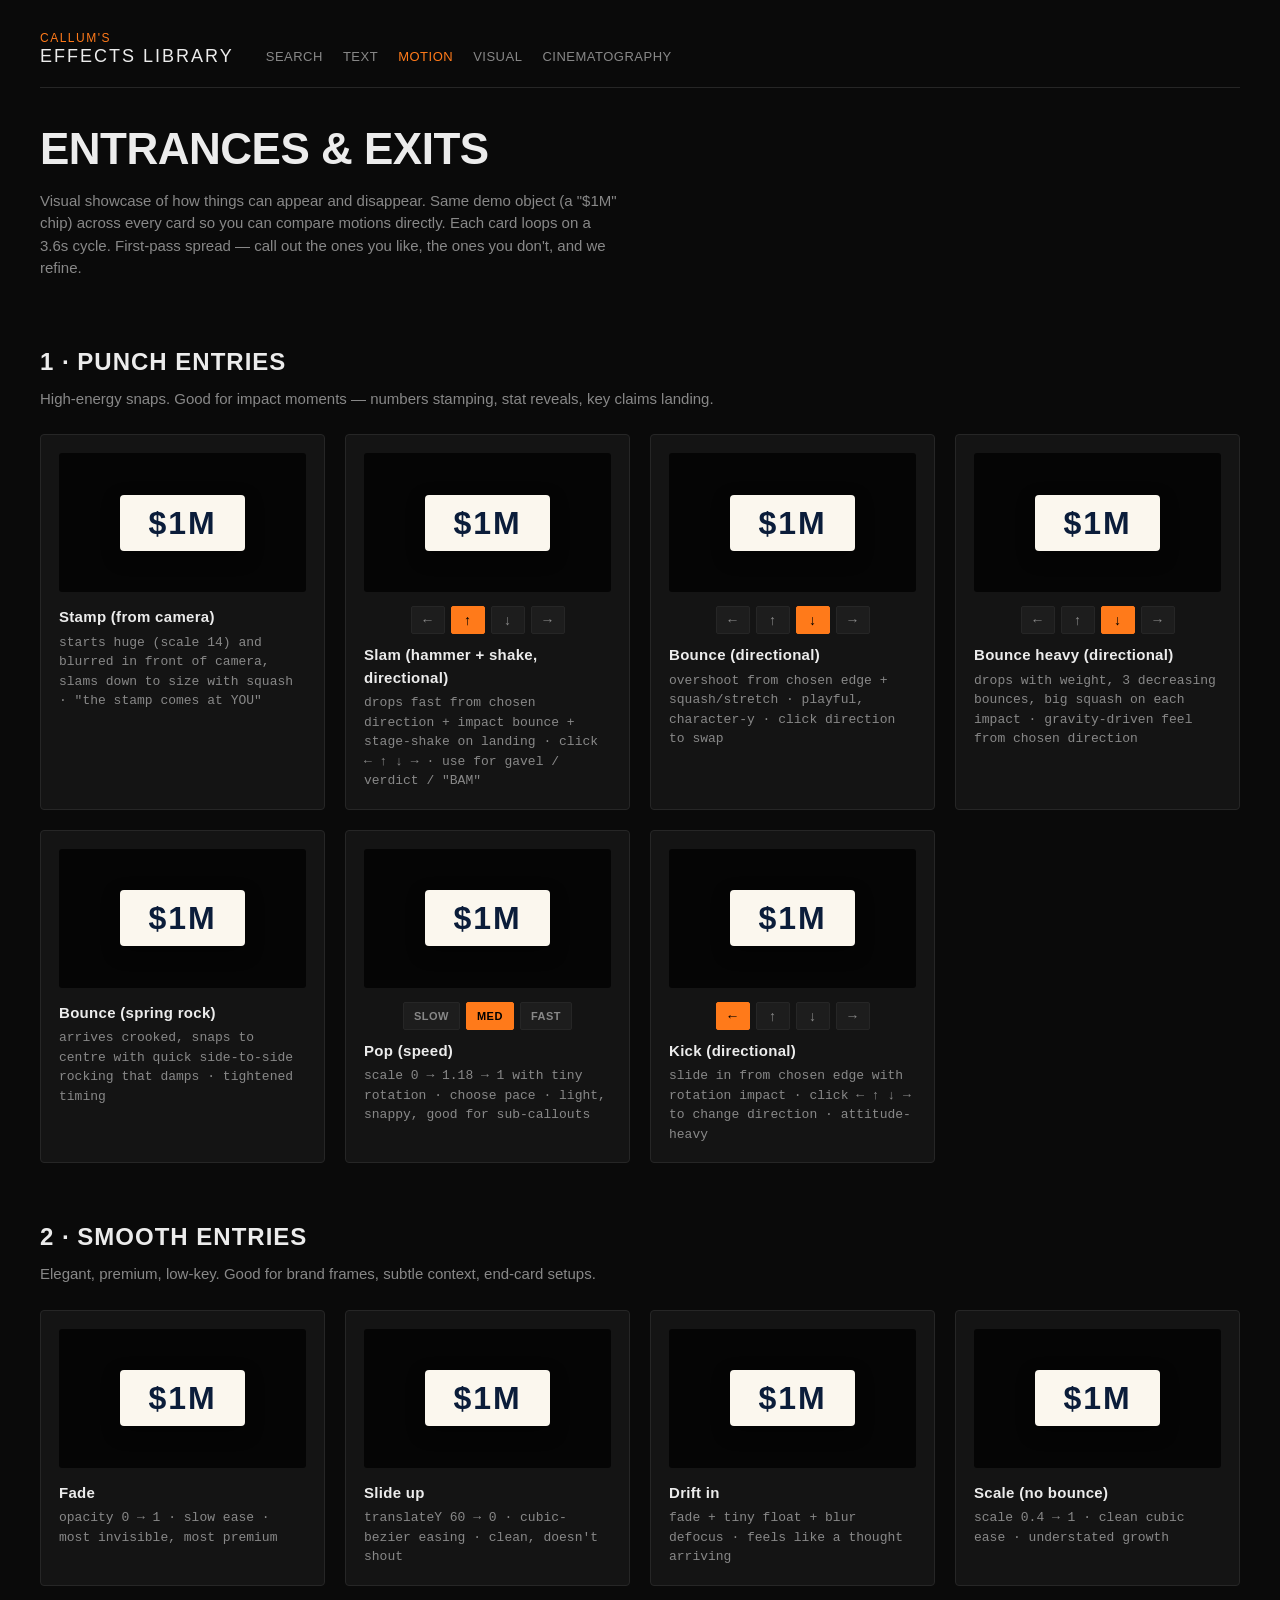
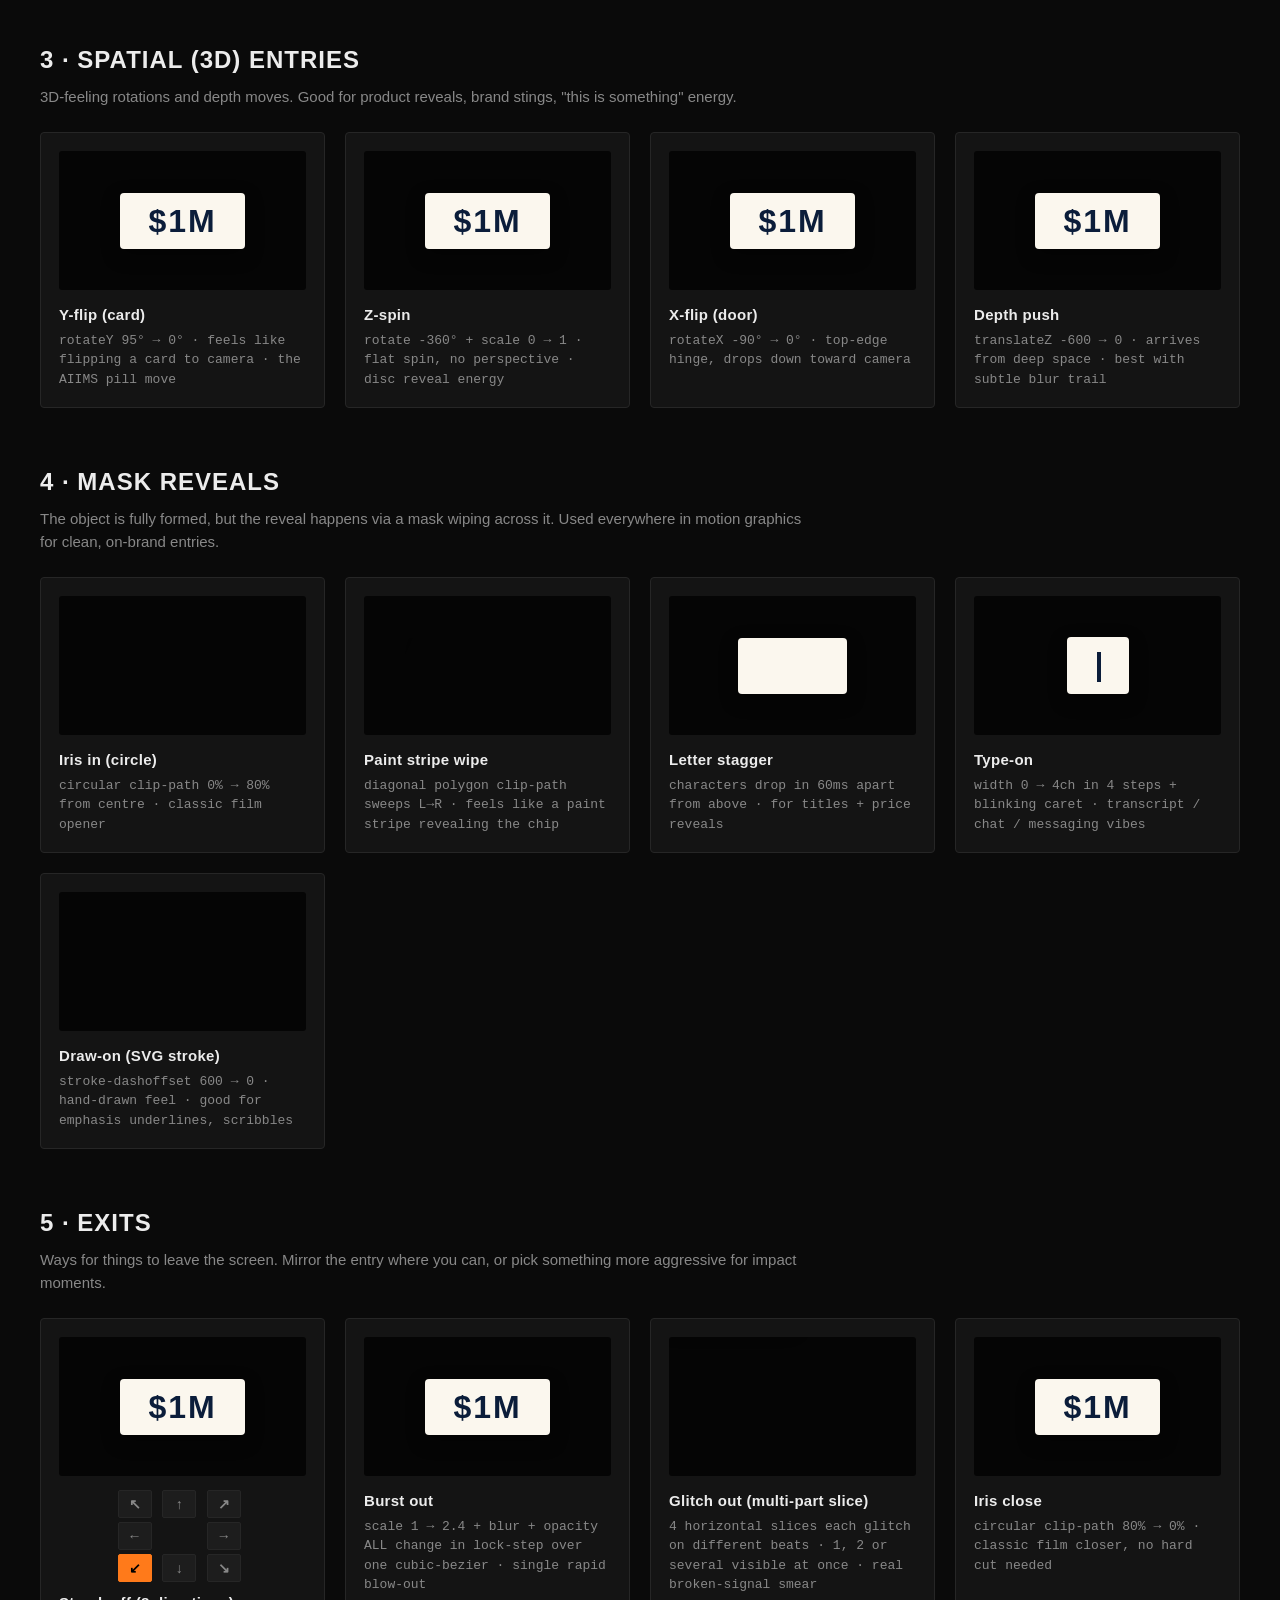
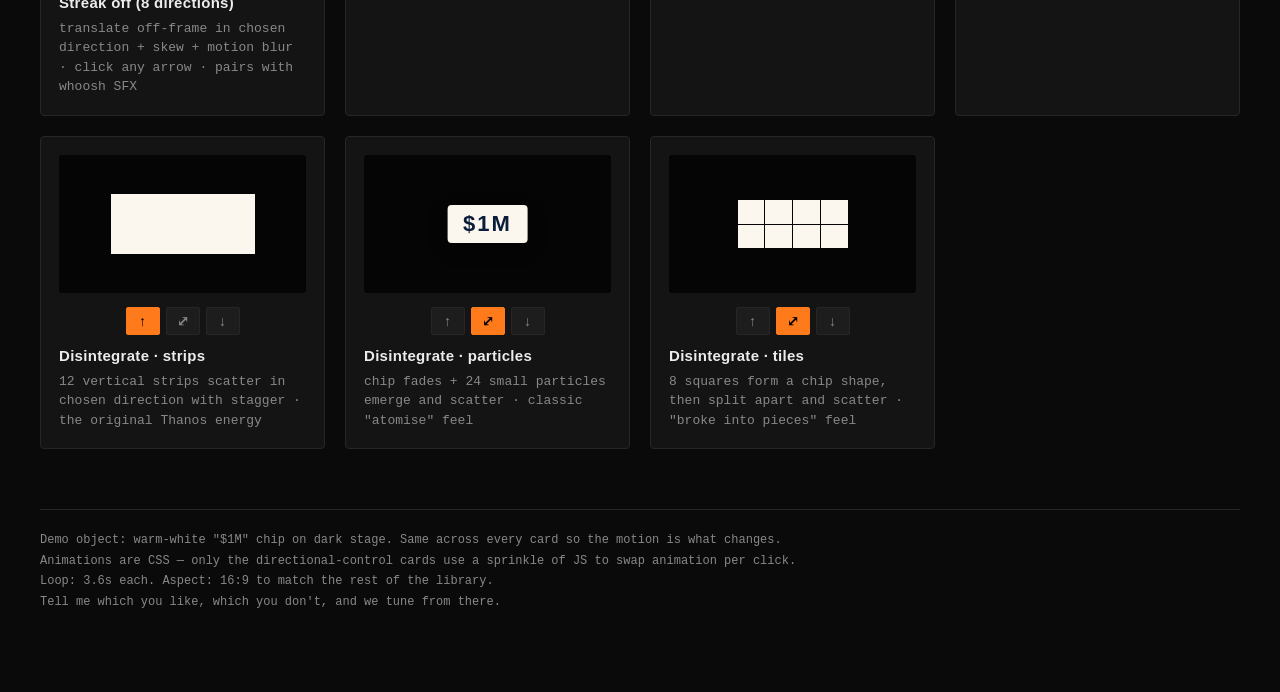
<file: entrances.html>
<!doctype html>
<html lang="en-GB">
<head>
<meta charset="utf-8" />
<meta name="viewport" content="width=device-width, initial-scale=1" />
<title>Entrances &amp; exits · Callum's Effects Library</title>
<style>
  :root {
    --bg: #0a0a0a;
    --card: #141414;
    --border: #262626;
    --border-hover: #3a3a3a;
    --text: #ececec;
    --muted: #888;
    --accent: #ff7a1a;
    --display: 'Impact', 'Haettenschweiler', 'Arial Narrow Bold', sans-serif;
    --mono: 'SF Mono', Menlo, Consolas, monospace;
    --paper: #FBF7EE;
    --navy: #0B1D3A;
    --pink: #FF3D7F;
  }
  * { box-sizing: border-box; }
  html, body { margin: 0; padding: 0; background: var(--bg); color: var(--text); }
  body {
    font-family: -apple-system, BlinkMacSystemFont, 'Segoe UI', Roboto, Helvetica, Arial, sans-serif;
    font-size: 15px; line-height: 1.5;
    -webkit-font-smoothing: antialiased;
    padding: 32px 40px 80px; max-width: 1480px; margin: 0 auto;
  }

  /* === topnav (inserted by _apply-topnav.mjs) === */
  .topnav {
    display: flex; align-items: flex-end; gap: 32px;
    padding-bottom: 20px; border-bottom: 1px solid var(--border);
    margin-bottom: 28px; flex-wrap: wrap;
  }
  .topnav .brand {
    font-family: var(--display); font-size: 18px;
    letter-spacing: 2px; text-transform: uppercase;
    color: var(--text); text-decoration: none; white-space: nowrap;
    display: inline-block; line-height: 1.1;
  }
  .topnav .brand .brand-top {
    display: block; font-size: 12px; letter-spacing: 1.5px;
    color: var(--accent); margin-bottom: 2px;
  }
  .topnav .brand:hover { color: var(--accent); }
  .topnav nav {
    display: flex; gap: 20px; font-size: 13px;
    letter-spacing: 0.5px; text-transform: uppercase; flex-wrap: wrap;
    align-items: flex-end;
  }
  .topnav nav .group { position: relative; }
  .topnav nav .group-head { color: var(--muted); text-decoration: none; transition: color 120ms; cursor: pointer; }
  .topnav nav .group:hover .group-head { color: var(--text); }
  .topnav nav .group-head.current,
  .topnav nav .group.current .group-head { color: var(--accent); }
  .topnav nav .dropdown {
    position: absolute; top: 100%; left: 0; padding-top: 8px;
    display: none; flex-direction: column; min-width: 180px;
    background: var(--card); border: 1px solid var(--border);
    border-radius: 4px; z-index: 100;
  }
  .topnav nav .group:hover .dropdown { display: flex; }
  .topnav nav .dropdown a {
    padding: 8px 14px; color: var(--muted); text-decoration: none;
    font-size: 12px; transition: all 120ms;
  }
  .topnav nav .dropdown a:hover { color: var(--text); background: rgba(255,255,255,0.04); }
  .topnav nav .dropdown a.current { color: var(--accent); }

  header.page-header {
    padding-bottom: 24px; margin-bottom: 40px;
    display: flex; flex-wrap: wrap; align-items: flex-end;
    gap: 24px; justify-content: space-between;
  }
  header.page-header h1 {
    font-family: var(--display); font-size: 44px;
    margin: 0 0 8px; letter-spacing: -0.5px; text-transform: uppercase;
  }
  header.page-header p { margin: 0; color: var(--muted); max-width: 580px; }

  section { margin-bottom: 56px; }
  section h2 {
    font-family: var(--display); font-size: 24px;
    text-transform: uppercase; letter-spacing: 1px; margin: 0 0 8px;
  }
  section > p.intro { color: var(--muted); max-width: 780px; margin: 0 0 24px; }

  .grid {
    display: grid;
    grid-template-columns: repeat(auto-fill, minmax(280px, 1fr));
    gap: 20px;
  }
  .demo {
    background: var(--card); border: 1px solid var(--border);
    border-radius: 4px; padding: 18px;
    transition: border-color 120ms;
    position: relative;
  }
  .demo:hover { border-color: var(--border-hover); }
  .stage {
    aspect-ratio: 16 / 9;
    background: #050505; border-radius: 3px;
    position: relative; overflow: hidden; margin-bottom: 14px;
    display: flex; align-items: center; justify-content: center;
  }
  .demo h3 { margin: 0 0 4px; font-size: 15px; font-weight: 600; letter-spacing: 0.3px; }
  .demo p.caption {
    margin: 0; color: var(--muted); font-size: 13px;
    font-family: var(--mono); line-height: 1.5;
  }

  /* shared demo object — a navy chip with $1M label */
  .chip {
    background: var(--paper);
    color: var(--navy);
    font-weight: 900;
    font-size: 32px;
    font-family: var(--display);
    letter-spacing: 2px;
    padding: 12px 28px;
    border-radius: 4px;
    box-shadow: 0 6px 18px rgba(0,0,0,0.4);
    display: inline-block;
    line-height: 1;
  }
  .chip.small { font-size: 22px; padding: 8px 16px; }
  .chip.pink { background: var(--pink); color: #fff; }

  /* =====================================================
     SHARED LOOP TIMING: 3.6s
       0.00 – 0.45  entrance
       0.45 – 2.40  hold
       2.40 – 2.90  exit (default fade)
       2.90 – 3.60  reset / invisible
     =====================================================  */

  /* Default fade exit used by entry cards */
  @keyframes default-fade-out {
    0%, 65%   { opacity: 1; }
    78%       { opacity: 0; transform: scale(0.95); }
    100%      { opacity: 0; }
  }

  /* === Section 1 — Punch entries === */

  /* Stamp: starts huge in front of camera, slams down to size in ONE smooth motion. */
  .e-stamp .chip {
    animation: stamp-in 3.6s cubic-bezier(0.18, 0.7, 0.25, 1) infinite;
  }
  @keyframes stamp-in {
    /* Single accelerating shrink: scale 14 → 1.3 in one cubic-bezier ease-out. No mid-keyframe.
       Visible from frame 0 (no fade), so the slam reads as a single rapid arrival. */
    0%    { opacity: 1; transform: scale(14); filter: blur(10px); }
    10%   { opacity: 1; transform: scale(1.35); filter: blur(0); }
    /* Settle: squash → overshoot → rest */
    13%   { transform: scale(0.86); }
    16%   { transform: scale(1.06); }
    19%   { transform: scale(1); }
    65%   { opacity: 1; transform: scale(1); }
    78%   { opacity: 0; transform: scale(0.95); }
    100%  { opacity: 0; }
  }

  /* Slam: fast hammer-slam from chosen direction with stage-shake on impact */
  .e-slam[data-dir="top"]    .chip { animation: slam-top    3.6s cubic-bezier(0.6, 0, 0.3, 1) infinite; }
  .e-slam[data-dir="bottom"] .chip { animation: slam-bottom 3.6s cubic-bezier(0.6, 0, 0.3, 1) infinite; }
  .e-slam[data-dir="left"]   .chip { animation: slam-left   3.6s cubic-bezier(0.6, 0, 0.3, 1) infinite; }
  .e-slam[data-dir="right"]  .chip { animation: slam-right  3.6s cubic-bezier(0.6, 0, 0.3, 1) infinite; }
  @keyframes slam-top {
    0%    { opacity: 0; transform: translateY(-400px) scale(1.5); filter: blur(6px); }
    1%    { opacity: 1; }
    7%    { transform: translateY(0) scale(1.4); filter: blur(0); }
    9%    { transform: scale(0.82); }
    11%   { transform: scale(1.08); }
    13%   { transform: scale(1); }
    65%   { opacity: 1; transform: scale(1); }
    78%   { opacity: 0; }
    100%  { opacity: 0; }
  }
  @keyframes slam-bottom {
    0%    { opacity: 0; transform: translateY(400px) scale(1.5); filter: blur(6px); }
    1%    { opacity: 1; }
    7%    { transform: translateY(0) scale(1.4); filter: blur(0); }
    9%    { transform: scale(0.82); }
    11%   { transform: scale(1.08); }
    13%   { transform: scale(1); }
    65%   { opacity: 1; transform: scale(1); }
    78%   { opacity: 0; }
    100%  { opacity: 0; }
  }
  @keyframes slam-left {
    0%    { opacity: 0; transform: translateX(-500px) scale(1.5); filter: blur(6px); }
    1%    { opacity: 1; }
    7%    { transform: translateX(0) scale(1.4); filter: blur(0); }
    9%    { transform: scale(0.82); }
    11%   { transform: scale(1.08); }
    13%   { transform: scale(1); }
    65%   { opacity: 1; transform: scale(1); }
    78%   { opacity: 0; }
    100%  { opacity: 0; }
  }
  @keyframes slam-right {
    0%    { opacity: 0; transform: translateX(500px) scale(1.5); filter: blur(6px); }
    1%    { opacity: 1; }
    7%    { transform: translateX(0) scale(1.4); filter: blur(0); }
    9%    { transform: scale(0.82); }
    11%   { transform: scale(1.08); }
    13%   { transform: scale(1); }
    65%   { opacity: 1; transform: scale(1); }
    78%   { opacity: 0; }
    100%  { opacity: 0; }
  }
  .e-slam .stage > .chip-wrap {
    animation: slam-shake 3.6s linear infinite;
  }
  @keyframes slam-shake {
    0%, 6%   { transform: translate(0, 0); }
    7%       { transform: translate(3px, -4px); }
    8%       { transform: translate(-4px, 3px); }
    9%       { transform: translate(3px, 4px); }
    10%      { transform: translate(-2px, -2px); }
    11%      { transform: translate(1px, 1px); }
    12%      { transform: translate(0, 0); }
    100%     { transform: translate(0, 0); }
  }

  /* Bounce: directional overshoot with squash/stretch (default: from bottom) */
  .e-bounce .chip { transform-origin: center bottom; }
  .e-bounce[data-dir="bottom"] .chip { animation: bounce-bottom 3.6s cubic-bezier(0.28, 0.84, 0.42, 1) infinite; }
  .e-bounce[data-dir="top"]    .chip { animation: bounce-top    3.6s cubic-bezier(0.28, 0.84, 0.42, 1) infinite; transform-origin: center top; }
  .e-bounce[data-dir="left"]   .chip { animation: bounce-left   3.6s cubic-bezier(0.28, 0.84, 0.42, 1) infinite; transform-origin: left center; }
  .e-bounce[data-dir="right"]  .chip { animation: bounce-right  3.6s cubic-bezier(0.28, 0.84, 0.42, 1) infinite; transform-origin: right center; }
  @keyframes bounce-bottom {
    0%    { opacity: 0; transform: translateY(120px) scaleY(0.6); }
    8%    { opacity: 1; }
    14%   { transform: translateY(-12px) scaleY(1.08); }
    18%   { transform: translateY(0) scaleY(0.92); }
    22%   { transform: translateY(0) scaleY(1.04); }
    26%   { transform: translateY(0) scaleY(1); }
    65%   { opacity: 1; transform: translateY(0); }
    78%   { opacity: 0; }
    100%  { opacity: 0; }
  }
  @keyframes bounce-top {
    0%    { opacity: 0; transform: translateY(-120px) scaleY(0.6); }
    8%    { opacity: 1; }
    14%   { transform: translateY(12px) scaleY(1.08); }
    18%   { transform: translateY(0) scaleY(0.92); }
    22%   { transform: translateY(0) scaleY(1.04); }
    26%   { transform: translateY(0) scaleY(1); }
    65%   { opacity: 1; transform: translateY(0); }
    78%   { opacity: 0; }
    100%  { opacity: 0; }
  }
  @keyframes bounce-left {
    0%    { opacity: 0; transform: translateX(-200px) scaleX(0.6); }
    8%    { opacity: 1; }
    14%   { transform: translateX(20px) scaleX(1.08); }
    18%   { transform: translateX(0) scaleX(0.92); }
    22%   { transform: translateX(0) scaleX(1.04); }
    26%   { transform: translateX(0) scaleX(1); }
    65%   { opacity: 1; transform: translateX(0); }
    78%   { opacity: 0; }
    100%  { opacity: 0; }
  }
  @keyframes bounce-right {
    0%    { opacity: 0; transform: translateX(200px) scaleX(0.6); }
    8%    { opacity: 1; }
    14%   { transform: translateX(-20px) scaleX(1.08); }
    18%   { transform: translateX(0) scaleX(0.92); }
    22%   { transform: translateX(0) scaleX(1.04); }
    26%   { transform: translateX(0) scaleX(1); }
    65%   { opacity: 1; transform: translateX(0); }
    78%   { opacity: 0; }
    100%  { opacity: 0; }
  }

  /* Bounce heavy: directional with 3 decreasing bounces */
  .e-bounce-heavy .chip { transform-origin: center bottom; }
  .e-bounce-heavy[data-dir="bottom"] .chip { animation: bh-bottom 3.6s cubic-bezier(0.34, 0, 0.36, 1) infinite; }
  .e-bounce-heavy[data-dir="top"]    .chip { animation: bh-top    3.6s cubic-bezier(0.34, 0, 0.36, 1) infinite; transform-origin: center top; }
  .e-bounce-heavy[data-dir="left"]   .chip { animation: bh-left   3.6s cubic-bezier(0.34, 0, 0.36, 1) infinite; transform-origin: left center; }
  .e-bounce-heavy[data-dir="right"]  .chip { animation: bh-right  3.6s cubic-bezier(0.34, 0, 0.36, 1) infinite; transform-origin: right center; }
  @keyframes bh-bottom {
    0%    { opacity: 0; transform: translateY(-260px) scaleY(1.25); }
    8%    { opacity: 1; transform: translateY(0) scaleY(0.6); }
    11%   { transform: translateY(-80px) scaleY(1.15); }
    16%   { transform: translateY(0) scaleY(0.7); }
    19%   { transform: translateY(-30px) scaleY(1.08); }
    23%   { transform: translateY(0) scaleY(0.85); }
    25%   { transform: translateY(-10px) scaleY(1.02); }
    27%   { transform: translateY(0) scaleY(1); }
    65%   { opacity: 1; transform: translateY(0) scaleY(1); }
    78%   { opacity: 0; }
    100%  { opacity: 0; }
  }
  @keyframes bh-top {
    0%    { opacity: 0; transform: translateY(260px) scaleY(1.25); }
    8%    { opacity: 1; transform: translateY(0) scaleY(0.6); }
    11%   { transform: translateY(80px) scaleY(1.15); }
    16%   { transform: translateY(0) scaleY(0.7); }
    19%   { transform: translateY(30px) scaleY(1.08); }
    23%   { transform: translateY(0) scaleY(0.85); }
    25%   { transform: translateY(10px) scaleY(1.02); }
    27%   { transform: translateY(0) scaleY(1); }
    65%   { opacity: 1; transform: translateY(0) scaleY(1); }
    78%   { opacity: 0; }
    100%  { opacity: 0; }
  }
  @keyframes bh-left {
    0%    { opacity: 0; transform: translateX(-360px) scaleX(1.25); }
    8%    { opacity: 1; transform: translateX(0) scaleX(0.6); }
    11%   { transform: translateX(110px) scaleX(1.15); }
    16%   { transform: translateX(0) scaleX(0.7); }
    19%   { transform: translateX(40px) scaleX(1.08); }
    23%   { transform: translateX(0) scaleX(0.85); }
    25%   { transform: translateX(12px) scaleX(1.02); }
    27%   { transform: translateX(0) scaleX(1); }
    65%   { opacity: 1; transform: translateX(0) scaleX(1); }
    78%   { opacity: 0; }
    100%  { opacity: 0; }
  }
  @keyframes bh-right {
    0%    { opacity: 0; transform: translateX(360px) scaleX(1.25); }
    8%    { opacity: 1; transform: translateX(0) scaleX(0.6); }
    11%   { transform: translateX(-110px) scaleX(1.15); }
    16%   { transform: translateX(0) scaleX(0.7); }
    19%   { transform: translateX(-40px) scaleX(1.08); }
    23%   { transform: translateX(0) scaleX(0.85); }
    25%   { transform: translateX(-12px) scaleX(1.02); }
    27%   { transform: translateX(0) scaleX(1); }
    65%   { opacity: 1; transform: translateX(0) scaleX(1); }
    78%   { opacity: 0; }
    100%  { opacity: 0; }
  }

  /* Bounce spring: tighter, snappier rock (compressed timing) */
  .e-bounce-spring .chip {
    animation: bounce-spring 3.6s cubic-bezier(0.34, 1.2, 0.4, 1) infinite;
  }
  @keyframes bounce-spring {
    0%    { opacity: 0; transform: translateY(80px) rotate(-15deg) scale(0.8); }
    6%    { opacity: 1; transform: translateY(0) rotate(12deg) scale(1.05); }
    9%    { transform: rotate(-7deg) scale(0.98); }
    12%   { transform: rotate(4deg) scale(1.02); }
    15%   { transform: rotate(-1.5deg) scale(0.99); }
    18%   { transform: rotate(0) scale(1); }
    65%   { opacity: 1; transform: rotate(0) scale(1); }
    78%   { opacity: 0; }
    100%  { opacity: 0; }
  }

  /* Pop: speed-controlled. data-speed: slow / med / fast */
  .e-pop[data-speed="slow"] .chip { animation: pop-in 5.4s ease-out infinite; }
  .e-pop[data-speed="med"]  .chip { animation: pop-in 3.6s ease-out infinite; }
  .e-pop[data-speed="fast"] .chip { animation: pop-in 1.8s ease-out infinite; }
  @keyframes pop-in {
    0%    { opacity: 0; transform: scale(0) rotate(-6deg); }
    8%    { opacity: 1; transform: scale(1.18) rotate(2deg); }
    12%   { transform: scale(0.96) rotate(-1deg); }
    16%   { transform: scale(1) rotate(0); }
    65%   { opacity: 1; transform: scale(1) rotate(0); }
    78%   { opacity: 0; }
    100%  { opacity: 0; }
  }
  .speed-controls {
    display: flex; gap: 6px; margin-bottom: 10px;
    justify-content: center;
  }
  .speed-controls button {
    width: auto; padding: 4px 10px; height: 28px;
    background: rgba(255,255,255,0.04);
    border: 1px solid var(--border);
    color: var(--muted);
    cursor: pointer; font-size: 11px;
    font-family: inherit; font-weight: 700;
    text-transform: uppercase; letter-spacing: 0.5px;
    transition: all 120ms; border-radius: 2px;
  }
  .speed-controls button:hover { color: var(--text); border-color: var(--muted); }
  .speed-controls button.active {
    background: var(--accent); color: #000; border-color: var(--accent);
  }

  /* Kick: directional slide + tilt impact. Direction controlled by data-dir attribute. */
  .e-kick[data-dir="left"]   .chip { animation: kick-left   3.6s cubic-bezier(0.2, 0.8, 0.3, 1) infinite; }
  .e-kick[data-dir="right"]  .chip { animation: kick-right  3.6s cubic-bezier(0.2, 0.8, 0.3, 1) infinite; }
  .e-kick[data-dir="top"]    .chip { animation: kick-top    3.6s cubic-bezier(0.2, 0.8, 0.3, 1) infinite; }
  .e-kick[data-dir="bottom"] .chip { animation: kick-bottom 3.6s cubic-bezier(0.2, 0.8, 0.3, 1) infinite; }
  @keyframes kick-left {
    0%    { opacity: 0; transform: translateX(-300px) rotate(-25deg); }
    10%   { opacity: 1; transform: translateX(40px) rotate(15deg); }
    18%   { transform: translateX(-10px) rotate(-4deg); }
    24%   { transform: translateX(0) rotate(0); }
    65%   { opacity: 1; transform: translateX(0) rotate(0); }
    78%   { opacity: 0; }
    100%  { opacity: 0; }
  }
  @keyframes kick-right {
    0%    { opacity: 0; transform: translateX(300px) rotate(25deg); }
    10%   { opacity: 1; transform: translateX(-40px) rotate(-15deg); }
    18%   { transform: translateX(10px) rotate(4deg); }
    24%   { transform: translateX(0) rotate(0); }
    65%   { opacity: 1; transform: translateX(0) rotate(0); }
    78%   { opacity: 0; }
    100%  { opacity: 0; }
  }
  @keyframes kick-top {
    0%    { opacity: 0; transform: translateY(-260px) rotate(-180deg); }
    10%   { opacity: 1; transform: translateY(30px) rotate(-12deg); }
    18%   { transform: translateY(-8px) rotate(4deg); }
    24%   { transform: translateY(0) rotate(0); }
    65%   { opacity: 1; transform: translateY(0) rotate(0); }
    78%   { opacity: 0; }
    100%  { opacity: 0; }
  }
  @keyframes kick-bottom {
    0%    { opacity: 0; transform: translateY(260px) rotate(180deg); }
    10%   { opacity: 1; transform: translateY(-30px) rotate(12deg); }
    18%   { transform: translateY(8px) rotate(-4deg); }
    24%   { transform: translateY(0) rotate(0); }
    65%   { opacity: 1; transform: translateY(0) rotate(0); }
    78%   { opacity: 0; }
    100%  { opacity: 0; }
  }

  /* Directional control buttons */
  .dir-controls {
    display: flex; gap: 6px; margin-bottom: 10px;
    justify-content: center;
  }
  .dir-controls button {
    width: 34px; height: 28px;
    background: rgba(255,255,255,0.04);
    border: 1px solid var(--border);
    color: var(--muted);
    cursor: pointer; font-size: 14px;
    font-family: inherit; font-weight: 700;
    transition: all 120ms; border-radius: 2px;
  }
  .dir-controls button:hover { color: var(--text); border-color: var(--muted); }
  .dir-controls button.active {
    background: var(--accent); color: #000; border-color: var(--accent);
  }

  /* === Section 2 — Smooth entries === */

  /* Fade in */
  .e-fade .chip {
    animation: fade-in 3.6s ease-in-out infinite;
  }
  @keyframes fade-in {
    0%    { opacity: 0; }
    18%   { opacity: 1; }
    65%   { opacity: 1; }
    78%   { opacity: 0; }
    100%  { opacity: 0; }
  }

  /* Slide up from below (smooth) */
  .e-slide-up .chip {
    animation: slide-up 3.6s cubic-bezier(0.22, 1, 0.36, 1) infinite;
  }
  @keyframes slide-up {
    0%    { opacity: 0; transform: translateY(60px); }
    18%   { opacity: 1; transform: translateY(0); }
    65%   { opacity: 1; transform: translateY(0); }
    78%   { opacity: 0; transform: translateY(-20px); }
    100%  { opacity: 0; }
  }

  /* Drift in — gentle float + fade. Exit mirrors entry (float up + blur out). */
  .e-drift .chip {
    animation: drift-in 3.6s ease-in-out infinite;
  }
  @keyframes drift-in {
    0%    { opacity: 0; transform: translateY(18px) scale(0.94); filter: blur(6px); }
    25%   { opacity: 1; transform: translateY(0) scale(1); filter: blur(0); }
    65%   { opacity: 1; transform: translateY(0) scale(1); filter: blur(0); }
    90%   { opacity: 0; transform: translateY(-18px) scale(0.94); filter: blur(6px); }
    100%  { opacity: 0; }
  }

  /* Scale up (no bounce) */
  .e-scale .chip {
    animation: scale-in 3.6s cubic-bezier(0.4, 0, 0.2, 1) infinite;
  }
  @keyframes scale-in {
    0%    { opacity: 0; transform: scale(0.4); }
    18%   { opacity: 1; transform: scale(1); }
    65%   { opacity: 1; transform: scale(1); }
    78%   { opacity: 0; transform: scale(1.1); }
    100%  { opacity: 0; }
  }

  /* === Section 3 — Spatial (3D) entries === */
  .stage-3d { perspective: 800px; }

  /* Y-flip — like a card face flipping toward you. Exit mirrors entry (same span, same easing). */
  .e-y-flip .chip {
    animation: y-flip 3.6s cubic-bezier(0.4, 0, 0.2, 1) infinite;
    transform-style: preserve-3d;
    backface-visibility: hidden;
  }
  @keyframes y-flip {
    0%    { opacity: 0; transform: rotateY(95deg); }
    8%    { opacity: 1; }
    20%   { transform: rotateY(0); }
    60%   { opacity: 1; transform: rotateY(0); }
    72%   { transform: rotateY(-95deg); opacity: 1; }
    78%   { opacity: 0; transform: rotateY(-95deg); }
    100%  { opacity: 0; }
  }

  /* Z-spin — flat rotation while scaling in. Exit mirrors entry. */
  .e-z-spin .chip {
    animation: z-spin 3.6s cubic-bezier(0.4, 0, 0.2, 1) infinite;
  }
  @keyframes z-spin {
    0%    { opacity: 0; transform: scale(0) rotate(-360deg); }
    8%    { opacity: 1; }
    20%   { transform: scale(1) rotate(0); }
    60%   { opacity: 1; transform: scale(1) rotate(0); }
    72%   { transform: scale(0) rotate(360deg); opacity: 1; }
    78%   { opacity: 0; transform: scale(0) rotate(360deg); }
    100%  { opacity: 0; }
  }

  /* X-flip — top-to-bottom card flip. Exit mirrors entry. */
  .e-x-flip .chip {
    animation: x-flip 3.6s cubic-bezier(0.4, 0, 0.2, 1) infinite;
    transform-style: preserve-3d;
  }
  @keyframes x-flip {
    0%    { opacity: 0; transform: rotateX(-90deg); }
    8%    { opacity: 1; }
    20%   { transform: rotateX(0); }
    60%   { opacity: 1; transform: rotateX(0); }
    72%   { transform: rotateX(90deg); opacity: 1; }
    78%   { opacity: 0; transform: rotateX(90deg); }
    100%  { opacity: 0; }
  }

  /* Depth push — from far away through screen. SINGLE smooth Z motion (no scale, perspective handles size). */
  .e-depth .chip {
    animation: depth-push 3.6s cubic-bezier(0.22, 0.6, 0.36, 1) infinite;
  }
  @keyframes depth-push {
    0%    { opacity: 0; transform: translateZ(-600px); }
    5%    { opacity: 1; }
    25%   { transform: translateZ(0); }
    65%   { opacity: 1; transform: translateZ(0); }
    85%   { opacity: 0; transform: translateZ(400px); }
    100%  { opacity: 0; }
  }

  /* === Section 4 — Mask reveals === */

  /* Iris in — circular mask grows from centre */
  .e-iris .chip {
    animation: iris-in 3.6s ease-out infinite;
    clip-path: circle(0% at 50% 50%);
  }
  @keyframes iris-in {
    0%    { clip-path: circle(0% at 50% 50%); opacity: 1; }
    25%   { clip-path: circle(80% at 50% 50%); opacity: 1; }
    65%   { clip-path: circle(80% at 50% 50%); opacity: 1; }
    78%   { clip-path: circle(0% at 50% 50%); opacity: 1; }
    100%  { clip-path: circle(0% at 50% 50%); opacity: 0; }
  }

  /* Paint stripe wipe — diagonal */
  .e-paint .chip {
    animation: paint-wipe 3.6s ease-out infinite;
    clip-path: polygon(-20% 0, -10% 0, -30% 100%, -40% 100%);
  }
  @keyframes paint-wipe {
    0%    { clip-path: polygon(-20% 0, -10% 0, -30% 100%, -40% 100%); }
    25%   { clip-path: polygon(0 0, 130% 0, 110% 100%, 0 100%); }
    65%   { clip-path: polygon(0 0, 130% 0, 110% 100%, 0 100%); }
    78%   { clip-path: polygon(110% 0, 130% 0, 130% 100%, 110% 100%); }
    100%  { clip-path: polygon(110% 0, 130% 0, 130% 100%, 110% 100%); opacity: 0; }
  }

  /* Letter stagger — characters drop in 30ms apart */
  .e-letters {  }
  .e-letters .chip { padding: 12px 20px; }
  .e-letters .ch {
    display: inline-block;
    opacity: 0;
    transform: translateY(-30px);
    animation: letter-drop 3.6s ease-out infinite;
  }
  @keyframes letter-drop {
    0%, 8%    { opacity: 0; transform: translateY(-30px); }
    18%       { opacity: 1; transform: translateY(4px); }
    22%       { transform: translateY(0); }
    65%       { opacity: 1; transform: translateY(0); }
    72%       { opacity: 0; transform: translateY(20px); }
    100%      { opacity: 0; }
  }

  /* Type-on — characters reveal one-by-one with caret */
  .e-type .chip {
    overflow: hidden;
    position: relative;
  }
  .e-type .typeface {
    display: inline-block;
    width: 0;
    overflow: hidden;
    white-space: nowrap;
    vertical-align: top;
    animation: type-on 3.6s steps(4) infinite;
  }
  .e-type .caret {
    display: inline-block;
    width: 4px; height: 30px;
    background: var(--navy);
    vertical-align: middle;
    margin-left: 2px;
    animation: caret-blink 3.6s linear infinite;
  }
  @keyframes type-on {
    0%, 5%    { width: 0; }
    25%       { width: 4ch; }
    78%       { width: 4ch; opacity: 1; }
    82%       { opacity: 0; }
    100%      { opacity: 0; }
  }
  @keyframes caret-blink {
    0%, 30%   { opacity: 1; }
    78%       { opacity: 1; }
    79%       { opacity: 0; }
    100%      { opacity: 0; }
  }

  /* Draw-on — SVG stroke path drawing in */
  .e-draw .drawing {
    width: 60%; aspect-ratio: 2 / 1;
    animation: draw-out 3.6s ease-in-out infinite;
  }
  .e-draw .drawing svg { width: 100%; height: 100%; display: block; }
  .e-draw .drawing path {
    fill: none;
    stroke: var(--paper);
    stroke-width: 5;
    stroke-linecap: round;
    stroke-linejoin: round;
    stroke-dasharray: 600;
    stroke-dashoffset: 600;
    animation: draw 3.6s ease-in-out infinite;
  }
  @keyframes draw {
    0%, 10%   { stroke-dashoffset: 600; }
    35%       { stroke-dashoffset: 0; }
    65%       { stroke-dashoffset: 0; }
    78%       { stroke-dashoffset: -600; }
    100%      { stroke-dashoffset: -600; }
  }
  @keyframes draw-out {
    0%, 65%   { opacity: 1; }
    78%       { opacity: 1; }
    79%       { opacity: 0; }
    100%      { opacity: 0; }
  }

  /* === Section 5 — Exits === */
  /* Each exit card starts with the chip visible (no entrance) and demonstrates an exit */

  /* Streak off — directional (8 directions). Default: down-left. */
  .e-streak[data-dir="n"]  .chip { animation: streak-n  3.6s ease-in infinite; }
  .e-streak[data-dir="ne"] .chip { animation: streak-ne 3.6s ease-in infinite; }
  .e-streak[data-dir="e"]  .chip { animation: streak-e  3.6s ease-in infinite; }
  .e-streak[data-dir="se"] .chip { animation: streak-se 3.6s ease-in infinite; }
  .e-streak[data-dir="s"]  .chip { animation: streak-s  3.6s ease-in infinite; }
  .e-streak[data-dir="sw"] .chip { animation: streak-sw 3.6s ease-in infinite; }
  .e-streak[data-dir="w"]  .chip { animation: streak-w  3.6s ease-in infinite; }
  .e-streak[data-dir="nw"] .chip { animation: streak-nw 3.6s ease-in infinite; }
  @keyframes streak-n {
    0%, 35%  { opacity: 1; transform: translate(0,0); filter: blur(0); }
    50%      { opacity: 0; transform: translate(0, -300px) skewY(-12deg); filter: blur(10px); }
    100%     { opacity: 0; }
  }
  @keyframes streak-ne {
    0%, 35%  { opacity: 1; transform: translate(0,0); filter: blur(0); }
    50%      { opacity: 0; transform: translate(300px, -180px) skew(-12deg, -8deg); filter: blur(10px); }
    100%     { opacity: 0; }
  }
  @keyframes streak-e {
    0%, 35%  { opacity: 1; transform: translate(0,0); filter: blur(0); }
    50%      { opacity: 0; transform: translate(360px, 0) skewX(-15deg); filter: blur(10px); }
    100%     { opacity: 0; }
  }
  @keyframes streak-se {
    0%, 35%  { opacity: 1; transform: translate(0,0); filter: blur(0); }
    50%      { opacity: 0; transform: translate(300px, 180px) skew(-12deg, 8deg); filter: blur(10px); }
    100%     { opacity: 0; }
  }
  @keyframes streak-s {
    0%, 35%  { opacity: 1; transform: translate(0,0); filter: blur(0); }
    50%      { opacity: 0; transform: translate(0, 300px) skewY(12deg); filter: blur(10px); }
    100%     { opacity: 0; }
  }
  @keyframes streak-sw {
    0%, 35%  { opacity: 1; transform: translate(0,0); filter: blur(0); }
    50%      { opacity: 0; transform: translate(-300px, 180px) skew(12deg, -8deg); filter: blur(10px); }
    100%     { opacity: 0; }
  }
  @keyframes streak-w {
    0%, 35%  { opacity: 1; transform: translate(0,0); filter: blur(0); }
    50%      { opacity: 0; transform: translate(-360px, 0) skewX(15deg); filter: blur(10px); }
    100%     { opacity: 0; }
  }
  @keyframes streak-nw {
    0%, 35%  { opacity: 1; transform: translate(0,0); filter: blur(0); }
    50%      { opacity: 0; transform: translate(-300px, -180px) skew(12deg, 8deg); filter: blur(10px); }
    100%     { opacity: 0; }
  }
  .dir-controls.dir-grid {
    display: grid; grid-template-columns: repeat(3, 1fr);
    gap: 4px; max-width: 130px; margin: 0 auto 10px;
  }
  .dir-controls.dir-grid .dir-spacer { height: 28px; }

  /* Burst out — SINGLE smooth motion: scale, opacity, blur all change in lock-step */
  .e-burst .chip {
    animation: burst-out 3.6s cubic-bezier(0.5, 0, 0.6, 1) infinite;
  }
  @keyframes burst-out {
    0%, 35%   { opacity: 1; transform: scale(1); filter: blur(0); }
    50%       { opacity: 0; transform: scale(2.4); filter: blur(12px); }
    100%      { opacity: 0; transform: scale(2.4); filter: blur(12px); }
  }

  /* Glitch out — multi-part: 4 overlaid horizontal slices each glitching on different beats.
     At various steps, 1, 2, or several slices are visible simultaneously = real glitch smear. */
  .e-glitch .glitch-stack {
    position: relative;
    display: inline-block;
  }
  .e-glitch .glitch-stack > .chip {
    animation: glitch-base 3.6s steps(40) infinite;
    position: relative;
  }
  .e-glitch .glitch-slice {
    position: absolute; top: 0; left: 0; right: 0; bottom: 0;
    margin: 0; opacity: 0;
    pointer-events: none;
  }
  .e-glitch .glitch-slice.s1 { clip-path: inset(0 0 75% 0); animation: glitch-s1 3.6s steps(40) infinite; }
  .e-glitch .glitch-slice.s2 { clip-path: inset(25% 0 50% 0); animation: glitch-s2 3.6s steps(40) infinite; }
  .e-glitch .glitch-slice.s3 { clip-path: inset(50% 0 25% 0); animation: glitch-s3 3.6s steps(40) infinite; }
  .e-glitch .glitch-slice.s4 { clip-path: inset(75% 0 0 0);   animation: glitch-s4 3.6s steps(40) infinite; }
  @keyframes glitch-base {
    0%, 33%   { opacity: 1; transform: translate(0); }
    35%       { opacity: 1; transform: translate(-2px, 1px); }
    37%       { opacity: 0; }
    38%       { opacity: 1; transform: translate(3px, -1px); }
    40%       { opacity: 0; }
    42%       { opacity: 1; transform: translate(-4px, 2px); }
    44%       { opacity: 0; }
    46%       { opacity: 0.5; transform: translate(2px, -1px); }
    48%       { opacity: 0; }
    100%      { opacity: 0; }
  }
  @keyframes glitch-s1 {
    0%, 34%   { opacity: 0; transform: translate(0); }
    35%       { opacity: 1; transform: translate(-16px, 0); }
    37%       { opacity: 0; }
    39%       { opacity: 1; transform: translate(22px, 1px); }
    41%       { opacity: 0; }
    44%       { opacity: 1; transform: translate(-34px, 0); }
    46%       { opacity: 1; transform: translate(40px, 0); }
    48%       { opacity: 0; }
    100%      { opacity: 0; }
  }
  @keyframes glitch-s2 {
    0%, 35%   { opacity: 0; }
    36%       { opacity: 1; transform: translate(14px, -1px); }
    38%       { opacity: 0; }
    40%       { opacity: 1; transform: translate(-22px, 1px); }
    42%       { opacity: 1; transform: translate(8px, 0); }
    43%       { opacity: 0; }
    45%       { opacity: 1; transform: translate(28px, 0); }
    47%       { opacity: 0; }
    100%      { opacity: 0; }
  }
  @keyframes glitch-s3 {
    0%, 36%   { opacity: 0; }
    37%       { opacity: 1; transform: translate(-12px, 0); }
    39%       { opacity: 0; }
    41%       { opacity: 1; transform: translate(18px, -2px); }
    43%       { opacity: 0; }
    44%       { opacity: 1; transform: translate(-26px, 0); }
    46%       { opacity: 1; transform: translate(36px, 1px); }
    49%       { opacity: 0; }
    100%      { opacity: 0; }
  }
  @keyframes glitch-s4 {
    0%, 37%   { opacity: 0; }
    38%       { opacity: 1; transform: translate(10px, 0); }
    40%       { opacity: 0; }
    41%       { opacity: 1; transform: translate(-20px, 2px); }
    43%       { opacity: 1; transform: translate(24px, 0); }
    45%       { opacity: 0; }
    46%       { opacity: 1; transform: translate(-38px, 0); }
    50%       { opacity: 0; }
    100%      { opacity: 0; }
  }

  /* Iris close — circular mask shrinks to nothing */
  .e-iris-out .chip {
    animation: iris-out 3.6s ease-in infinite;
  }
  @keyframes iris-out {
    0%, 35%   { clip-path: circle(80% at 50% 50%); opacity: 1; }
    50%       { clip-path: circle(0% at 50% 50%); opacity: 1; }
    100%      { clip-path: circle(0% at 50% 50%); opacity: 0; }
  }

  /* ===== Disintegrate variants: strips / particles / tiles, each directional ===== */

  /* Variant 1: strips (vertical). Direction: up / down / outward. */
  .e-disintegrate .strip-wrap {
    position: relative;
    width: auto; display: inline-flex; gap: 0;
  }
  .e-disintegrate .strip {
    display: inline-block; overflow: hidden; position: relative;
    width: 12px; height: 60px;
    background: var(--paper);
  }
  .e-disintegrate[data-dir="up"]   .strip { animation: strip-up   3.6s ease-out infinite; }
  .e-disintegrate[data-dir="down"] .strip { animation: strip-down 3.6s ease-out infinite; }
  .e-disintegrate[data-dir="out"]  .strip { animation: strip-out  3.6s ease-out infinite; }
  .e-disintegrate .strip:nth-child(1)  { animation-delay: 0.00s; --i: -5; }
  .e-disintegrate .strip:nth-child(2)  { animation-delay: 0.02s; --i: -4; }
  .e-disintegrate .strip:nth-child(3)  { animation-delay: 0.04s; --i: -3; }
  .e-disintegrate .strip:nth-child(4)  { animation-delay: 0.06s; --i: -2; }
  .e-disintegrate .strip:nth-child(5)  { animation-delay: 0.08s; --i: -1; }
  .e-disintegrate .strip:nth-child(6)  { animation-delay: 0.10s; --i: 0;  }
  .e-disintegrate .strip:nth-child(7)  { animation-delay: 0.12s; --i: 1;  }
  .e-disintegrate .strip:nth-child(8)  { animation-delay: 0.14s; --i: 2;  }
  .e-disintegrate .strip:nth-child(9)  { animation-delay: 0.16s; --i: 3;  }
  .e-disintegrate .strip:nth-child(10) { animation-delay: 0.18s; --i: 4;  }
  .e-disintegrate .strip:nth-child(11) { animation-delay: 0.20s; --i: 5;  }
  .e-disintegrate .strip:nth-child(12) { animation-delay: 0.22s; --i: 6;  }
  @keyframes strip-up {
    0%, 35%  { opacity: 1; transform: translateY(0) rotate(0); }
    50%      { opacity: 0; transform: translateY(-50px) translateX(6px) rotate(20deg); }
    100%     { opacity: 0; }
  }
  @keyframes strip-down {
    0%, 35%  { opacity: 1; transform: translateY(0) rotate(0); }
    50%      { opacity: 0; transform: translateY(50px) translateX(-6px) rotate(-20deg); }
    100%     { opacity: 0; }
  }
  @keyframes strip-out {
    0%, 35%  { opacity: 1; transform: translate(0, 0) rotate(0); }
    50%      { opacity: 0; transform: translate(calc(var(--i, 0) * 8px), -30px) rotate(calc(var(--i, 0) * 6deg)); }
    100%     { opacity: 0; }
  }

  /* Variant 2: particles. 24 small dots emerge from chip position. */
  .e-particles .particle-wrap {
    position: relative;
    display: inline-block;
    width: 120px; height: 60px;
  }
  .e-particles .chip { position: absolute; top: 50%; left: 50%; transform: translate(-50%, -50%); }
  .e-particles[data-dir="up"]   .chip { animation: particle-chip 3.6s steps(1) infinite; }
  .e-particles[data-dir="down"] .chip { animation: particle-chip 3.6s steps(1) infinite; }
  .e-particles[data-dir="out"]  .chip { animation: particle-chip 3.6s steps(1) infinite; }
  @keyframes particle-chip {
    0%, 35%  { opacity: 1; }
    36%      { opacity: 0; }
    100%     { opacity: 0; }
  }
  .e-particles .particle {
    position: absolute; top: 50%; left: 50%;
    width: 6px; height: 6px; border-radius: 50%;
    background: var(--paper);
    opacity: 0;
    transform: translate(-50%, -50%);
  }
  .e-particles[data-dir="up"]   .particle { animation: particle-up   3.6s ease-out infinite; }
  .e-particles[data-dir="down"] .particle { animation: particle-down 3.6s ease-out infinite; }
  .e-particles[data-dir="out"]  .particle { animation: particle-out  3.6s ease-out infinite; }
  @keyframes particle-up {
    0%, 35%  { opacity: 0; transform: translate(calc(var(--ox, 0px) - 50%), -50%); }
    36%      { opacity: 1; }
    50%      { opacity: 0; transform: translate(calc(var(--ox, 0px) * 0.4 - 50%), calc(-80px - 50%)) scale(0.5); }
    100%     { opacity: 0; }
  }
  @keyframes particle-down {
    0%, 35%  { opacity: 0; transform: translate(calc(var(--ox, 0px) - 50%), -50%); }
    36%      { opacity: 1; }
    50%      { opacity: 0; transform: translate(calc(var(--ox, 0px) * 0.4 - 50%), calc(80px - 50%)) scale(0.5); }
    100%     { opacity: 0; }
  }
  @keyframes particle-out {
    0%, 35%  { opacity: 0; transform: translate(calc(var(--ox, 0px) - 50%), calc(var(--oy, 0px) - 50%)); }
    36%      { opacity: 1; }
    50%      { opacity: 0; transform: translate(calc(var(--dx, 0px) - 50%), calc(var(--dy, 0px) - 50%)) scale(0.4); }
    100%     { opacity: 0; }
  }

  /* Variant 3: tiles. Chip splits into 8 squares (4×2 grid) that scatter. */
  .e-tiles .tile-wrap {
    position: relative; display: grid;
    grid-template-columns: repeat(4, 1fr);
    grid-template-rows: repeat(2, 1fr);
    gap: 1px;
    width: 110px; height: 48px;
  }
  .e-tiles .tile {
    background: var(--paper);
    transform-origin: center center;
  }
  .e-tiles[data-dir="up"]   .tile { animation: tile-up   3.6s ease-out infinite; }
  .e-tiles[data-dir="down"] .tile { animation: tile-down 3.6s ease-out infinite; }
  .e-tiles[data-dir="out"]  .tile { animation: tile-out  3.6s ease-out infinite; }
  .e-tiles .tile:nth-child(1) { animation-delay: 0.00s; --tx: -1.5; --ty: -0.5; }
  .e-tiles .tile:nth-child(2) { animation-delay: 0.02s; --tx: -0.5; --ty: -0.5; }
  .e-tiles .tile:nth-child(3) { animation-delay: 0.04s; --tx: 0.5;  --ty: -0.5; }
  .e-tiles .tile:nth-child(4) { animation-delay: 0.06s; --tx: 1.5;  --ty: -0.5; }
  .e-tiles .tile:nth-child(5) { animation-delay: 0.08s; --tx: -1.5; --ty: 0.5;  }
  .e-tiles .tile:nth-child(6) { animation-delay: 0.10s; --tx: -0.5; --ty: 0.5;  }
  .e-tiles .tile:nth-child(7) { animation-delay: 0.12s; --tx: 0.5;  --ty: 0.5;  }
  .e-tiles .tile:nth-child(8) { animation-delay: 0.14s; --tx: 1.5;  --ty: 0.5;  }
  @keyframes tile-up {
    0%, 35%  { opacity: 1; transform: translate(0, 0) rotate(0); }
    50%      { opacity: 0; transform: translate(calc(var(--tx, 0) * 6px), -50px) rotate(calc(var(--tx, 0) * 12deg)); }
    100%     { opacity: 0; }
  }
  @keyframes tile-down {
    0%, 35%  { opacity: 1; transform: translate(0, 0) rotate(0); }
    50%      { opacity: 0; transform: translate(calc(var(--tx, 0) * 6px), 50px) rotate(calc(var(--tx, 0) * -12deg)); }
    100%     { opacity: 0; }
  }
  @keyframes tile-out {
    0%, 35%  { opacity: 1; transform: translate(0, 0) rotate(0); }
    50%      { opacity: 0; transform: translate(calc(var(--tx, 0) * 22px), calc(var(--ty, 0) * 40px)) rotate(calc(var(--tx, 0) * 20deg)); }
    100%     { opacity: 0; }
  }

  footer.fineprint {
    margin-top: 60px; padding-top: 20px;
    border-top: 1px solid var(--border);
    color: var(--muted); font-size: 12px;
    font-family: var(--mono); line-height: 1.7;
  }
</style>
<script src="_public-fixes.js" defer></script>
</head>
<body>

<div class="topnav">
  <a href="index.html" class="brand"><span class="brand-top">Callum's</span>Effects Library</a>
  <nav>
    <div class="group" data-group="search"><a href="search.html" class="group-head">Search</a></div>
    <div class="group" data-group="text">
      <a href="text.html" class="group-head">Text</a>
      <div class="dropdown">
        <a href="text.html">Text</a>
        <a href="lower-thirds.html">Lower thirds</a>
      </div>
    </div>
    <div class="group" data-group="music"><a href="music.html" class="group-head">Music</a></div>
    <div class="group current" data-group="motion">
      <span class="group-head current">Motion</span>
      <div class="dropdown">
        <a href="entrances.html" class="current">Entrances</a>
        <a href="mograph.html">Mograph</a>
        <a href="beats.html">Beats</a>
        <a href="shapes.html">Shapes</a>
        <a href="logos.html">Logos</a>
        <a href="ease-curves.html">Ease curves</a>
        <a href="speedometer.html">Speedometer</a>
        <a href="scribbles.html">Scribbles</a>
      </div>
    </div>
    <div class="group" data-group="visual">
      <span class="group-head">Visual</span>
      <div class="dropdown">
        <a href="colours.html">Colours</a>
        <a href="atmosphere.html">Atmosphere</a>
        <a href="overlays.html">Overlays</a>
        <a href="glitch.html">Glitch</a>
      </div>
    </div>
    <div class="group" data-group="cinematography">
      <span class="group-head">Cinematography</span>
      <div class="dropdown">
        <a href="camera-moves.html">Camera moves</a>
        <a href="transitions.html">Transitions</a>
        <a href="lens.html">Lens</a>
      </div>
    </div>
    <div class="group" data-group="tools">
      <span class="group-head">Tools &amp; assets</span>
      <div class="dropdown">
        <a href="sound-fx.html">Sound FX</a>
        <a href="ai-toolchain.html">AI toolchain</a>
        <a href="templates.html">Templates</a>
        <a href="shared-library/browser.html">Shared library</a>
        <a href="shared-library/Mograph/preview.html">Mograph preview</a>
        <a href="shared-library/Greenscreen/index.html">Greenscreen templates</a>
      </div>
    </div>
  </nav>
</div>

<header class="page-header">
  <div>
    <h1>Entrances &amp; exits</h1>
    <p>Visual showcase of how things can appear and disappear. Same demo object (a "$1M" chip) across every card so you can compare motions directly. Each card loops on a 3.6s cycle. First-pass spread — call out the ones you like, the ones you don't, and we refine.</p>
  </div>
</header>

<section>
  <h2>1 · Punch entries</h2>
  <p class="intro">High-energy snaps. Good for impact moments — numbers stamping, stat reveals, key claims landing.</p>
  <div class="grid">

    <div class="demo e-stamp" id="e-stamp">
      <div class="stage"><div class="chip">$1M</div></div>
      <h3>Stamp (from camera)</h3>
      <p class="caption">starts huge (scale 14) and blurred in front of camera, slams down to size with squash · "the stamp comes at YOU"</p>
    </div>

    <div class="demo e-slam" id="e-slam" data-dir="top">
      <div class="stage"><div class="chip-wrap"><div class="chip">$1M</div></div></div>
      <div class="dir-controls">
        <button data-dir="left" title="Slam from left">←</button>
        <button data-dir="top" class="active" title="Slam from above">↑</button>
        <button data-dir="bottom" title="Slam from below">↓</button>
        <button data-dir="right" title="Slam from right">→</button>
      </div>
      <h3>Slam (hammer + shake, directional)</h3>
      <p class="caption">drops fast from chosen direction + impact bounce + stage-shake on landing · click ← ↑ ↓ → · use for gavel / verdict / "BAM"</p>
    </div>

    <div class="demo e-bounce" id="e-bounce" data-dir="bottom">
      <div class="stage"><div class="chip">$1M</div></div>
      <div class="dir-controls">
        <button data-dir="left" title="From left">←</button>
        <button data-dir="top" title="From top">↑</button>
        <button data-dir="bottom" class="active" title="From bottom">↓</button>
        <button data-dir="right" title="From right">→</button>
      </div>
      <h3>Bounce (directional)</h3>
      <p class="caption">overshoot from chosen edge + squash/stretch · playful, character-y · click direction to swap</p>
    </div>

    <div class="demo e-bounce-heavy" id="e-bounce-heavy" data-dir="bottom">
      <div class="stage"><div class="chip">$1M</div></div>
      <div class="dir-controls">
        <button data-dir="left" title="From left">←</button>
        <button data-dir="top" title="From top">↑</button>
        <button data-dir="bottom" class="active" title="From bottom">↓</button>
        <button data-dir="right" title="From right">→</button>
      </div>
      <h3>Bounce heavy (directional)</h3>
      <p class="caption">drops with weight, 3 decreasing bounces, big squash on each impact · gravity-driven feel from chosen direction</p>
    </div>

    <div class="demo e-bounce-spring" id="e-bounce-spring">
      <div class="stage"><div class="chip">$1M</div></div>
      <h3>Bounce (spring rock)</h3>
      <p class="caption">arrives crooked, snaps to centre with quick side-to-side rocking that damps · tightened timing</p>
    </div>

    <div class="demo e-pop" id="e-pop" data-speed="med">
      <div class="stage"><div class="chip">$1M</div></div>
      <div class="speed-controls">
        <button data-speed="slow" title="Slow">Slow</button>
        <button data-speed="med" class="active" title="Medium">Med</button>
        <button data-speed="fast" title="Fast">Fast</button>
      </div>
      <h3>Pop (speed)</h3>
      <p class="caption">scale 0 → 1.18 → 1 with tiny rotation · choose pace · light, snappy, good for sub-callouts</p>
    </div>

    <div class="demo e-kick" id="e-kick" data-dir="left">
      <div class="stage"><div class="chip">$1M</div></div>
      <div class="dir-controls">
        <button data-dir="left" class="active" title="Kick from left">←</button>
        <button data-dir="top" title="Kick from top">↑</button>
        <button data-dir="bottom" title="Kick from bottom">↓</button>
        <button data-dir="right" title="Kick from right">→</button>
      </div>
      <h3>Kick (directional)</h3>
      <p class="caption">slide in from chosen edge with rotation impact · click ← ↑ ↓ → to change direction · attitude-heavy</p>
    </div>

  </div>
</section>

<section>
  <h2>2 · Smooth entries</h2>
  <p class="intro">Elegant, premium, low-key. Good for brand frames, subtle context, end-card setups.</p>
  <div class="grid">

    <div class="demo e-fade" id="e-fade">
      <div class="stage"><div class="chip">$1M</div></div>
      <h3>Fade</h3>
      <p class="caption">opacity 0 → 1 · slow ease · most invisible, most premium</p>
    </div>

    <div class="demo e-slide-up" id="e-slide-up">
      <div class="stage"><div class="chip">$1M</div></div>
      <h3>Slide up</h3>
      <p class="caption">translateY 60 → 0 · cubic-bezier easing · clean, doesn't shout</p>
    </div>

    <div class="demo e-drift" id="e-drift">
      <div class="stage"><div class="chip">$1M</div></div>
      <h3>Drift in</h3>
      <p class="caption">fade + tiny float + blur defocus · feels like a thought arriving</p>
    </div>

    <div class="demo e-scale" id="e-scale">
      <div class="stage"><div class="chip">$1M</div></div>
      <h3>Scale (no bounce)</h3>
      <p class="caption">scale 0.4 → 1 · clean cubic ease · understated growth</p>
    </div>

  </div>
</section>

<section>
  <h2>3 · Spatial (3D) entries</h2>
  <p class="intro">3D-feeling rotations and depth moves. Good for product reveals, brand stings, "this is something" energy.</p>
  <div class="grid">

    <div class="demo e-y-flip" id="e-y-flip">
      <div class="stage stage-3d"><div class="chip">$1M</div></div>
      <h3>Y-flip (card)</h3>
      <p class="caption">rotateY 95° → 0° · feels like flipping a card to camera · the AIIMS pill move</p>
    </div>

    <div class="demo e-z-spin" id="e-z-spin">
      <div class="stage"><div class="chip">$1M</div></div>
      <h3>Z-spin</h3>
      <p class="caption">rotate -360° + scale 0 → 1 · flat spin, no perspective · disc reveal energy</p>
    </div>

    <div class="demo e-x-flip" id="e-x-flip">
      <div class="stage stage-3d"><div class="chip">$1M</div></div>
      <h3>X-flip (door)</h3>
      <p class="caption">rotateX -90° → 0° · top-edge hinge, drops down toward camera</p>
    </div>

    <div class="demo e-depth" id="e-depth">
      <div class="stage stage-3d"><div class="chip">$1M</div></div>
      <h3>Depth push</h3>
      <p class="caption">translateZ -600 → 0 · arrives from deep space · best with subtle blur trail</p>
    </div>

  </div>
</section>

<section>
  <h2>4 · Mask reveals</h2>
  <p class="intro">The object is fully formed, but the reveal happens via a mask wiping across it. Used everywhere in motion graphics for clean, on-brand entries.</p>
  <div class="grid">

    <div class="demo e-iris" id="e-iris">
      <div class="stage"><div class="chip">$1M</div></div>
      <h3>Iris in (circle)</h3>
      <p class="caption">circular clip-path 0% → 80% from centre · classic film opener</p>
    </div>

    <div class="demo e-paint" id="e-paint">
      <div class="stage"><div class="chip">$1M</div></div>
      <h3>Paint stripe wipe</h3>
      <p class="caption">diagonal polygon clip-path sweeps L→R · feels like a paint stripe revealing the chip</p>
    </div>

    <div class="demo e-letters" id="e-letters">
      <div class="stage">
        <div class="chip">
          <span class="ch" style="animation-delay: 0.00s">$</span><span class="ch" style="animation-delay: 0.06s">1</span><span class="ch" style="animation-delay: 0.12s">M</span>
        </div>
      </div>
      <h3>Letter stagger</h3>
      <p class="caption">characters drop in 60ms apart from above · for titles + price reveals</p>
    </div>

    <div class="demo e-type" id="e-type">
      <div class="stage">
        <div class="chip">
          <span class="typeface">$1M</span><span class="caret"></span>
        </div>
      </div>
      <h3>Type-on</h3>
      <p class="caption">width 0 → 4ch in 4 steps + blinking caret · transcript / chat / messaging vibes</p>
    </div>

    <div class="demo e-draw" id="e-draw">
      <div class="stage">
        <div class="drawing">
          <svg viewBox="0 0 200 100" preserveAspectRatio="xMidYMid meet">
            <path d="M 20 80 Q 60 20, 100 80 T 180 80" />
          </svg>
        </div>
      </div>
      <h3>Draw-on (SVG stroke)</h3>
      <p class="caption">stroke-dashoffset 600 → 0 · hand-drawn feel · good for emphasis underlines, scribbles</p>
    </div>

  </div>
</section>

<section>
  <h2>5 · Exits</h2>
  <p class="intro">Ways for things to leave the screen. Mirror the entry where you can, or pick something more aggressive for impact moments.</p>
  <div class="grid">

    <div class="demo e-streak" id="e-streak" data-dir="sw">
      <div class="stage"><div class="chip">$1M</div></div>
      <div class="dir-controls dir-grid">
        <button data-dir="nw" title="Up-left">↖</button>
        <button data-dir="n"  title="Up">↑</button>
        <button data-dir="ne" title="Up-right">↗</button>
        <button data-dir="w"  title="Left">←</button>
        <span class="dir-spacer"></span>
        <button data-dir="e"  title="Right">→</button>
        <button data-dir="sw" class="active" title="Down-left">↙</button>
        <button data-dir="s"  title="Down">↓</button>
        <button data-dir="se" title="Down-right">↘</button>
      </div>
      <h3>Streak off (8 directions)</h3>
      <p class="caption">translate off-frame in chosen direction + skew + motion blur · click any arrow · pairs with whoosh SFX</p>
    </div>

    <div class="demo e-burst" id="e-burst">
      <div class="stage"><div class="chip">$1M</div></div>
      <h3>Burst out</h3>
      <p class="caption">scale 1 → 2.4 + blur + opacity ALL change in lock-step over one cubic-bezier · single rapid blow-out</p>
    </div>

    <div class="demo e-glitch" id="e-glitch">
      <div class="stage">
        <div class="glitch-stack">
          <div class="chip">$1M</div>
          <div class="chip glitch-slice s1">$1M</div>
          <div class="chip glitch-slice s2">$1M</div>
          <div class="chip glitch-slice s3">$1M</div>
          <div class="chip glitch-slice s4">$1M</div>
        </div>
      </div>
      <h3>Glitch out (multi-part slice)</h3>
      <p class="caption">4 horizontal slices each glitch on different beats · 1, 2 or several visible at once · real broken-signal smear</p>
    </div>

    <div class="demo e-iris-out" id="e-iris-out">
      <div class="stage"><div class="chip">$1M</div></div>
      <h3>Iris close</h3>
      <p class="caption">circular clip-path 80% → 0% · classic film closer, no hard cut needed</p>
    </div>

    <div class="demo e-disintegrate" id="e-disintegrate" data-dir="up">
      <div class="stage">
        <div class="strip-wrap">
          <div class="strip"></div><div class="strip"></div><div class="strip"></div><div class="strip"></div>
          <div class="strip"></div><div class="strip"></div><div class="strip"></div><div class="strip"></div>
          <div class="strip"></div><div class="strip"></div><div class="strip"></div><div class="strip"></div>
        </div>
      </div>
      <div class="dir-controls">
        <button data-dir="up" class="active" title="Scatter up">↑</button>
        <button data-dir="out" title="Scatter outward">⤢</button>
        <button data-dir="down" title="Scatter down">↓</button>
      </div>
      <h3>Disintegrate · strips</h3>
      <p class="caption">12 vertical strips scatter in chosen direction with stagger · the original Thanos energy</p>
    </div>

    <div class="demo e-particles" id="e-particles" data-dir="out">
      <div class="stage">
        <div class="particle-wrap">
          <div class="chip small">$1M</div>
          <div class="particle" style="--ox: -28px; --oy: -8px; --dx: -90px; --dy: -50px;"></div>
          <div class="particle" style="--ox: -22px; --oy: 12px; --dx: -110px; --dy: 40px;"></div>
          <div class="particle" style="--ox: -16px; --oy: -16px; --dx: -70px; --dy: -80px;"></div>
          <div class="particle" style="--ox: -10px; --oy: 8px; --dx: -50px; --dy: 60px;"></div>
          <div class="particle" style="--ox: -8px; --oy: -10px; --dx: -30px; --dy: -70px;"></div>
          <div class="particle" style="--ox: 0px; --oy: -14px; --dx: 0px; --dy: -90px;"></div>
          <div class="particle" style="--ox: 4px; --oy: 12px; --dx: 20px; --dy: 70px;"></div>
          <div class="particle" style="--ox: 12px; --oy: -8px; --dx: 60px; --dy: -50px;"></div>
          <div class="particle" style="--ox: 18px; --oy: 14px; --dx: 90px; --dy: 60px;"></div>
          <div class="particle" style="--ox: 24px; --oy: -10px; --dx: 110px; --dy: -60px;"></div>
          <div class="particle" style="--ox: 30px; --oy: 6px; --dx: 130px; --dy: 30px;"></div>
          <div class="particle" style="--ox: -28px; --oy: 4px; --dx: -100px; --dy: 20px;"></div>
          <div class="particle" style="--ox: -14px; --oy: -4px; --dx: -50px; --dy: -30px;"></div>
          <div class="particle" style="--ox: -6px; --oy: 16px; --dx: -20px; --dy: 90px;"></div>
          <div class="particle" style="--ox: 6px; --oy: -16px; --dx: 20px; --dy: -90px;"></div>
          <div class="particle" style="--ox: 14px; --oy: 4px; --dx: 50px; --dy: 30px;"></div>
          <div class="particle" style="--ox: 22px; --oy: -4px; --dx: 80px; --dy: -25px;"></div>
          <div class="particle" style="--ox: 28px; --oy: 12px; --dx: 100px; --dy: 70px;"></div>
          <div class="particle" style="--ox: -20px; --oy: 0px; --dx: -85px; --dy: -5px;"></div>
          <div class="particle" style="--ox: 20px; --oy: 0px; --dx: 95px; --dy: 5px;"></div>
          <div class="particle" style="--ox: 0px; --oy: 14px; --dx: 0px; --dy: 80px;"></div>
          <div class="particle" style="--ox: 0px; --oy: -2px; --dx: 0px; --dy: -100px;"></div>
          <div class="particle" style="--ox: -16px; --oy: 6px; --dx: -60px; --dy: 40px;"></div>
          <div class="particle" style="--ox: 16px; --oy: -6px; --dx: 65px; --dy: -40px;"></div>
        </div>
      </div>
      <div class="dir-controls">
        <button data-dir="up" title="Particles fly up">↑</button>
        <button data-dir="out" class="active" title="Particles scatter outward">⤢</button>
        <button data-dir="down" title="Particles fall down">↓</button>
      </div>
      <h3>Disintegrate · particles</h3>
      <p class="caption">chip fades + 24 small particles emerge and scatter · classic "atomise" feel</p>
    </div>

    <div class="demo e-tiles" id="e-tiles" data-dir="out">
      <div class="stage">
        <div class="tile-wrap">
          <div class="tile"></div><div class="tile"></div><div class="tile"></div><div class="tile"></div>
          <div class="tile"></div><div class="tile"></div><div class="tile"></div><div class="tile"></div>
        </div>
      </div>
      <div class="dir-controls">
        <button data-dir="up" title="Tiles fly up">↑</button>
        <button data-dir="out" class="active" title="Tiles scatter outward">⤢</button>
        <button data-dir="down" title="Tiles fall down">↓</button>
      </div>
      <h3>Disintegrate · tiles</h3>
      <p class="caption">8 squares form a chip shape, then split apart and scatter · "broke into pieces" feel</p>
    </div>

  </div>
</section>

<footer class="fineprint">
  Demo object: warm-white "$1M" chip on dark stage. Same across every card so the motion is what changes.<br>
  Animations are CSS — only the directional-control cards use a sprinkle of JS to swap animation per click.<br>
  Loop: 3.6s each. Aspect: 16:9 to match the rest of the library.<br>
  Tell me which you like, which you don't, and we tune from there.
</footer>

<script>
  /* Directional + speed controls on per-card basis. Click button → sets data-dir or
     data-speed on parent card → CSS swaps animation → JS forces re-trigger from frame 0. */
  function setupControlSet(controlsSelector, dataAttr) {
    document.querySelectorAll(controlsSelector).forEach(controls => {
      const card = controls.closest('.demo');
      if (!card) return;
      controls.querySelectorAll('button').forEach(btn => {
        btn.addEventListener('click', e => {
          e.stopPropagation();
          const val = btn.getAttribute(dataAttr);
          if (val === null) return;
          card.setAttribute(dataAttr, val);
          controls.querySelectorAll('button').forEach(b => {
            b.classList.toggle('active', b === btn);
          });
          // Restart animation on every animated descendant so the new direction/speed plays from frame 0
          const animated = card.querySelectorAll('.chip, .chip-wrap, .strip, .particle, .tile, .glitch-slice');
          animated.forEach(el => {
            el.style.animation = 'none';
            void el.offsetHeight;
            el.style.animation = '';
          });
        });
      });
    });
  }
  setupControlSet('.dir-controls',   'data-dir');
  setupControlSet('.speed-controls', 'data-speed');
</script>

</body>
</html>
</file>
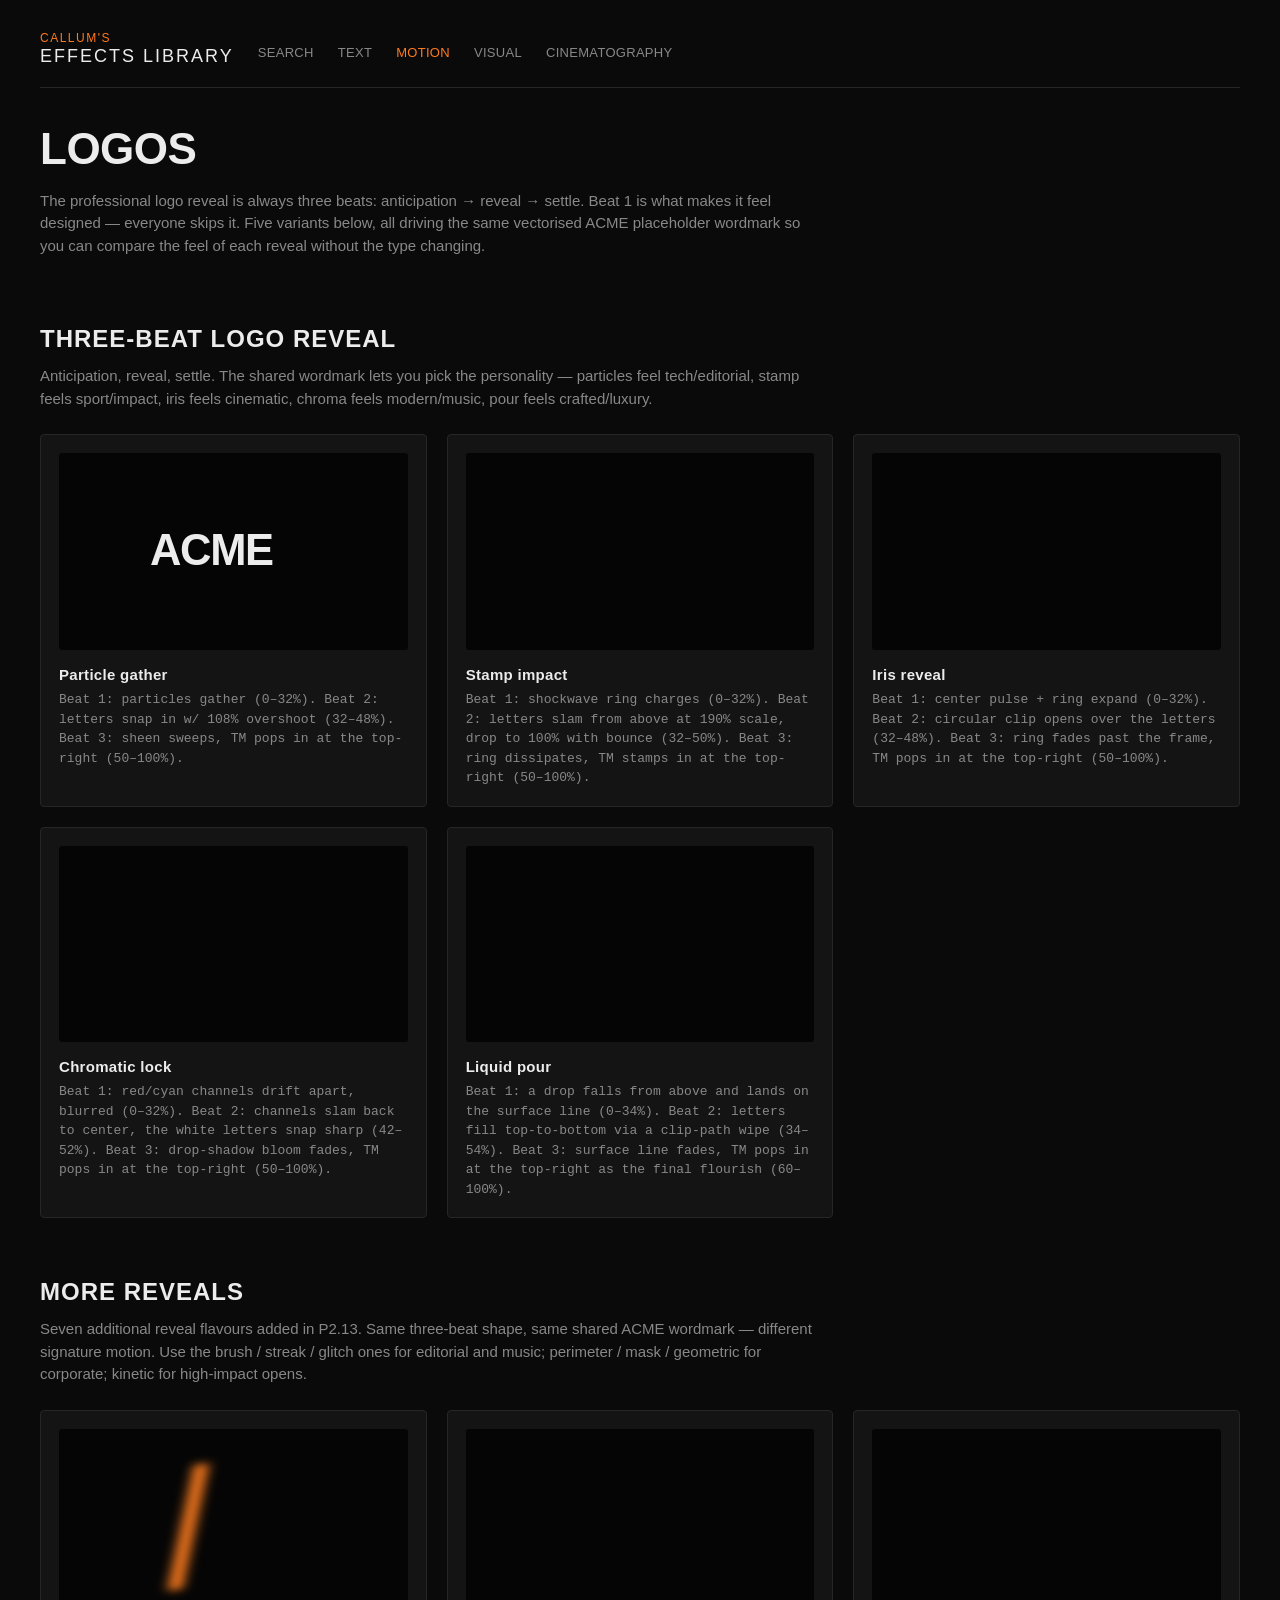
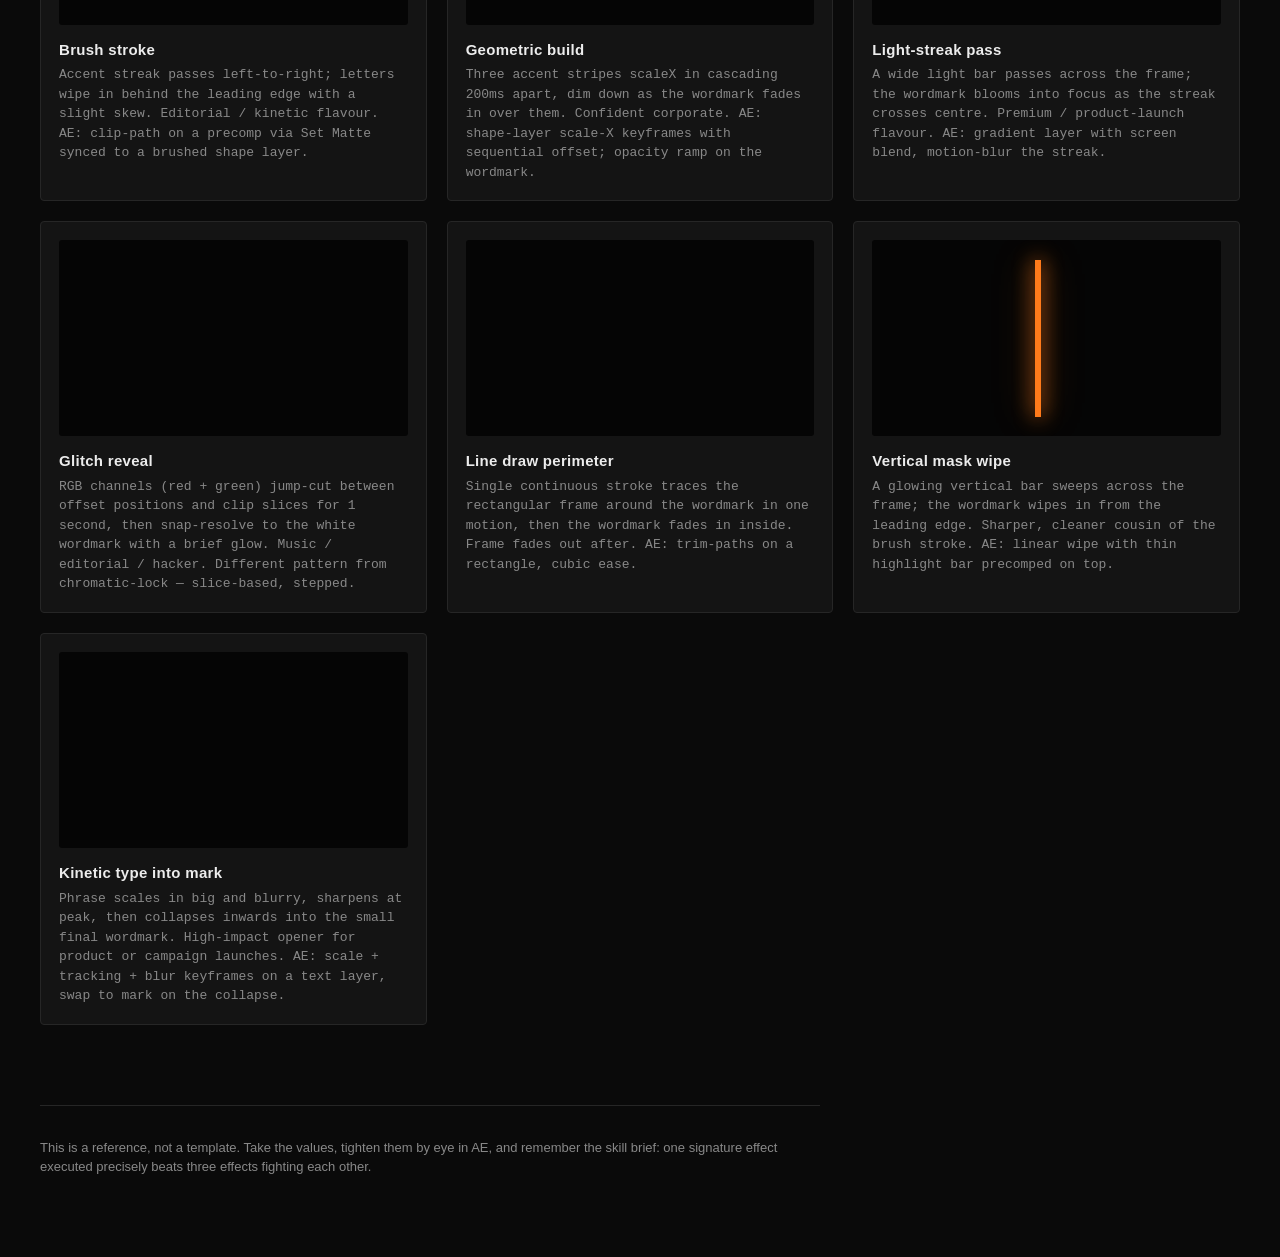
<file: logos.html>
<!doctype html>
<html lang="en-GB">
<head>
<meta charset="utf-8" />
<meta name="viewport" content="width=device-width, initial-scale=1" />
<title>Logos · Callum's Effects Library</title>
<style>
  :root {
    --bg: #0a0a0a;
    --card: #141414;
    --border: #262626;
    --border-hover: #3a3a3a;
    --text: #ececec;
    --muted: #888;
    --accent: #ff7a1a;
    --accent-2: #ff3b30;
    --display: 'Impact', 'Haettenschweiler', 'Arial Narrow Bold', sans-serif;
    --mono: 'SF Mono', Menlo, Consolas, monospace;
  }
  * { box-sizing: border-box; }
  html, body { margin: 0; padding: 0; background: var(--bg); color: var(--text); }
  body {
    font-family: -apple-system, BlinkMacSystemFont, 'Segoe UI', Roboto, Helvetica, Arial, sans-serif;
    font-size: 15px;
    line-height: 1.5;
    -webkit-font-smoothing: antialiased;
    padding: 32px 40px 80px;
    max-width: 1480px;
    margin: 0 auto;
  }

  .topnav {
    display: flex; align-items: flex-end; gap: 24px;
    padding-bottom: 20px; border-bottom: 1px solid var(--border);
    margin-bottom: 28px; flex-wrap: wrap;
  }
  .topnav .brand {
    font-family: var(--display); font-size: 18px;
    letter-spacing: 2px; text-transform: uppercase;
    color: var(--text); text-decoration: none; white-space: nowrap;
    display: inline-block; line-height: 1.1;
  }
  .topnav .brand .brand-top {
    display: block; font-size: 12px; letter-spacing: 1.5px;
    color: var(--accent); margin-bottom: 2px;
  }
  .topnav .brand:hover { color: var(--accent); }
  .topnav nav {
    display: flex; gap: 20px; font-size: 13px;
    letter-spacing: 0.3px; text-transform: uppercase; flex-wrap: wrap;
  }
  .topnav nav a { color: var(--muted); text-decoration: none; transition: color 120ms; }
  .topnav nav a:hover { color: var(--text); }
  .topnav nav a.current { color: var(--accent); }

  header.page-header {
    padding-bottom: 24px; margin-bottom: 40px;
  }
  header.page-header h1 {
    font-family: var(--display); font-size: 44px;
    margin: 0 0 8px; letter-spacing: -0.5px; text-transform: uppercase;
  }
  header.page-header p { margin: 0; color: var(--muted); max-width: 780px; }

  section { margin-bottom: 56px; }
  section h2 {
    font-family: var(--display); font-size: 24px;
    text-transform: uppercase; letter-spacing: 1px; margin: 0 0 8px;
  }
  section > p.intro { color: var(--muted); max-width: 780px; margin: 0 0 24px; }

  .grid {
    display: grid;
    grid-template-columns: repeat(auto-fill, minmax(340px, 1fr));
    gap: 20px;
  }
  .demo {
    background: var(--card); border: 1px solid var(--border);
    border-radius: 4px; padding: 18px;
    cursor: pointer; transition: border-color 120ms, transform 120ms;
    position: relative;
  }
  .demo:hover { border-color: var(--border-hover); }
  .demo:active { transform: translateY(1px); }
  .stage {
    aspect-ratio: 16 / 9; background: #050505; border-radius: 3px;
    position: relative; overflow: hidden; margin-bottom: 14px;
    display: flex; align-items: center; justify-content: center;
    user-select: none; -webkit-user-select: none;
  }
  .demo h3 { margin: 0 0 4px; font-size: 15px; font-weight: 600; letter-spacing: 0.3px; }
  .demo p.caption {
    margin: 0; color: var(--muted); font-size: 13px;
    font-family: var(--mono); line-height: 1.5;
  }
  .replay-hint {
    position: absolute; top: 12px; right: 14px;
    font-size: 10px; color: var(--muted); text-transform: uppercase;
    letter-spacing: 1px; opacity: 0; transition: opacity 160ms;
  }
  .replay-hint::before { content: 'hover to loop'; }
  .demo:hover .replay-hint { opacity: 1; }
  .demo:fullscreen .replay-hint {
    opacity: 0.85;
    top: 28px; right: 32px;
    font-size: 13px;
  }
  .demo:fullscreen .replay-hint::before { content: 'click to play · esc to close'; }

  /* ============================================ */
  /* Three-beat logo reveal — vector ACME placeholder mark   */
  /* ============================================ */

  /* Shared SVG wordmark wrapper — every logo effect uses the same
     vectorised #acme-mark symbol so the wordmark reads consistently. */
  .logo-mark-svg {
    width: 60%; max-width: 260px; height: auto;
    display: block;
    color: var(--text);
    position: relative; z-index: 2;
  }
  .logo-block {
    display: flex; flex-direction: column; align-items: center;
    justify-content: center;
    position: relative; z-index: 2;
    width: 100%; height: 100%;
  }
  .logo-tag {
    font-size: 10px; letter-spacing: 4px;
    text-transform: uppercase; color: var(--muted);
    margin-top: 10px; opacity: 1;
    position: relative; z-index: 2;
  }
  @keyframes tagline-in {
    0%   { opacity: 0; transform: translateY(6px); }
    50%  { opacity: 0; transform: translateY(6px); }
    62%  { opacity: 1; transform: translateY(0); }
    100% { opacity: 1; transform: translateY(0); }
  }

  /* Shared TM-late stack — every effect wraps its wordmark in a .logo-stack
     so the letters (.logo-mark-svg) and the .logo-tm-late overlay share the
     same coordinate space. Each effect animates the letters with its own
     reveal; the TM pops in on beat 3 via the shared acme-tm-in keyframes. */
  .logo-stack {
    position: relative;
    width: 60%; max-width: 260px;
    aspect-ratio: 123 / 32;
    color: var(--text);
    z-index: 2;
  }
  .logo-stack .logo-mark-svg,
  .logo-stack .logo-tm-late {
    position: absolute; inset: 0;
    width: 100%; height: 100%;
    max-width: none;
    display: block;
  }
  .logo-tm-late {
    opacity: 0;
    transform: scale(0.55);
    transform-origin: 92% 14%;
  }
  .demo.playing .logo-tm-late {
    animation: acme-tm-in 2400ms cubic-bezier(0.2, 0, 0, 1);
  }
  @keyframes acme-tm-in {
    0%   { opacity: 0; transform: scale(0.55); }
    60%  { opacity: 0; transform: scale(0.55); }
    70%  { opacity: 1; transform: scale(1.25); }
    80%  { opacity: 1; transform: scale(0.92); }
    90%  { opacity: 1; transform: scale(1.05); }
    100% { opacity: 1; transform: scale(1); }
  }

  /* --- A. Particle gather (original three-beat reveal) ------------- */
  .fx-logo .stage { background: #050505; }
  .logo-stage {
    position: relative; width: 80%; height: 80%;
    display: flex; align-items: center; justify-content: center;
  }
  .logo-particles { position: absolute; inset: 0; }
  .logo-particles .p {
    position: absolute; width: 4px; height: 4px;
    background: var(--accent); border-radius: 50%;
    opacity: 0; top: 50%; left: 50%;
  }
  .fx-logo.playing .logo-particles .p {
    animation: particle-gather 2400ms cubic-bezier(0.2, 0, 0, 1);
  }
  @keyframes particle-gather {
    0%   { opacity: 0; transform: translate(var(--sx), var(--sy)) scale(1); }
    8%   { opacity: 0.9; transform: translate(var(--sx), var(--sy)) scale(1); }
    25%  { opacity: 0.9; transform: translate(calc(var(--sx) * 0.3), calc(var(--sy) * 0.3)) scale(1); }
    35%  { opacity: 0; transform: translate(0, 0) scale(0); }
    100% { opacity: 0; }
  }
  .fx-logo .logo-mark-svg {
    transform: scale(1); opacity: 1;
  }
  .fx-logo.playing .logo-mark-svg {
    animation: logo-snap 2400ms cubic-bezier(0.2, 0, 0, 1);
  }
  @keyframes logo-snap {
    0%   { opacity: 0; transform: scale(0.92); }
    32%  { opacity: 0; transform: scale(0.92); }
    38%  { opacity: 1; transform: scale(1.08); }
    48%  { opacity: 1; transform: scale(1.00); }
    100% { opacity: 1; transform: scale(1.00); }
  }
  .fx-logo.playing .logo-tag {
    animation: tagline-in 2400ms cubic-bezier(0.2, 0, 0, 1);
  }
  .logo-sheen {
    position: absolute; inset: 0;
    background: linear-gradient(110deg, transparent 30%, rgba(255,255,255,0.4) 50%, transparent 70%);
    transform: translateX(-120%) skewX(-20deg);
    pointer-events: none; z-index: 3; mix-blend-mode: overlay;
  }
  .fx-logo.playing .logo-sheen {
    animation: sheen 2400ms cubic-bezier(0.4, 0, 0.2, 1);
  }
  @keyframes sheen {
    0%   { transform: translateX(-120%) skewX(-20deg); }
    55%  { transform: translateX(-120%) skewX(-20deg); }
    75%  { transform: translateX(120%) skewX(-20deg); }
    100% { transform: translateX(120%) skewX(-20deg); }
  }

  /* --- B. Stamp impact — drop slam + shockwave ring ---------------- */
  .fx-stamp .stage { background: #050505; }
  .stamp-stage {
    position: relative; width: 80%; height: 80%;
    display: flex; align-items: center; justify-content: center;
  }
  .stamp-ring {
    position: absolute;
    width: 20px; height: 20px; border-radius: 50%;
    border: 2px solid var(--accent);
    opacity: 0;
    top: 50%; left: 50%; transform: translate(-50%, -50%);
    pointer-events: none;
  }
  .fx-stamp.playing .stamp-ring {
    animation: stamp-ring 2400ms cubic-bezier(0.16, 1, 0.3, 1);
  }
  @keyframes stamp-ring {
    0%   { opacity: 0; width: 20px; height: 20px; border-width: 2px; }
    10%  { opacity: 0.9; width: 26px; height: 26px; }
    32%  { opacity: 0.9; width: 48px; height: 48px; border-width: 2px; }
    46%  { opacity: 0.85; width: 360px; height: 360px; border-width: 1px; }
    64%  { opacity: 0; width: 460px; height: 460px; border-width: 1px; }
    100% { opacity: 0; }
  }
  .fx-stamp .logo-mark-svg { opacity: 0; }
  .fx-stamp.playing .logo-mark-svg {
    animation: stamp-slam 2400ms cubic-bezier(0.2, 0, 0, 1);
  }
  @keyframes stamp-slam {
    0%   { opacity: 0; transform: scale(1.9) translateY(-40px); filter: blur(5px); }
    32%  { opacity: 0; transform: scale(1.9) translateY(-40px); filter: blur(5px); }
    42%  { opacity: 1; transform: scale(0.94) translateY(2px); filter: blur(0); }
    50%  { transform: scale(1.05) translateY(0); }
    60%  { transform: scale(1) translateY(0); }
    100% { opacity: 1; transform: scale(1) translateY(0); }
  }
  .fx-stamp.playing .logo-tag {
    animation: tagline-in 2400ms cubic-bezier(0.2, 0, 0, 1);
  }

  /* --- C. Iris reveal — circular clip opens over logo ------------- */
  .fx-iris .stage { background: #050505; }
  .iris-stage {
    position: relative; width: 80%; height: 80%;
    display: flex; align-items: center; justify-content: center;
  }
  .iris-pulse {
    position: absolute; width: 10px; height: 10px; border-radius: 50%;
    background: var(--accent);
    box-shadow: 0 0 18px var(--accent);
    opacity: 0;
    top: 50%; left: 50%; transform: translate(-50%, -50%) scale(0);
    pointer-events: none;
  }
  .fx-iris.playing .iris-pulse {
    animation: iris-pulse 2400ms cubic-bezier(0.2, 0, 0, 1);
  }
  @keyframes iris-pulse {
    0%   { opacity: 0; transform: translate(-50%, -50%) scale(0); }
    8%   { opacity: 1; transform: translate(-50%, -50%) scale(1); }
    30%  { opacity: 1; transform: translate(-50%, -50%) scale(1); }
    42%  { opacity: 0; transform: translate(-50%, -50%) scale(6); }
    100% { opacity: 0; }
  }
  .iris-ring {
    position: absolute; width: 40px; height: 40px; border-radius: 50%;
    border: 1px solid var(--accent);
    opacity: 0;
    top: 50%; left: 50%; transform: translate(-50%, -50%);
    pointer-events: none;
  }
  .fx-iris.playing .iris-ring {
    animation: iris-ring 2400ms cubic-bezier(0.2, 0, 0, 1);
  }
  @keyframes iris-ring {
    0%   { opacity: 0; width: 10px; height: 10px; }
    14%  { opacity: 0.9; width: 42px; height: 42px; }
    32%  { opacity: 0.9; width: 82px; height: 82px; }
    50%  { opacity: 0.5; width: 360px; height: 360px; border-width: 1px; }
    66%  { opacity: 0; width: 440px; height: 440px; border-width: 1px; }
    100% { opacity: 0; }
  }
  .iris-clip {
    display: flex; flex-direction: column; align-items: center;
    justify-content: center;
    position: relative; z-index: 2;
    width: 100%; height: 100%;
    clip-path: circle(0% at 50% 50%);
    -webkit-clip-path: circle(0% at 50% 50%);
  }
  .fx-iris.playing .iris-clip {
    animation: iris-open 2400ms cubic-bezier(0.2, 0, 0, 1);
  }
  @keyframes iris-open {
    0%   { clip-path: circle(0% at 50% 50%); -webkit-clip-path: circle(0% at 50% 50%); }
    32%  { clip-path: circle(0% at 50% 50%); -webkit-clip-path: circle(0% at 50% 50%); }
    48%  { clip-path: circle(75% at 50% 50%); -webkit-clip-path: circle(75% at 50% 50%); }
    100% { clip-path: circle(75% at 50% 50%); -webkit-clip-path: circle(75% at 50% 50%); }
  }

  /* --- D. Chromatic lock — RGB split converges -------------------- */
  .fx-chroma .stage { background: #050505; }
  .chroma-stage {
    position: relative; width: 80%; height: 80%;
    display: flex; align-items: center; justify-content: center;
  }
  .chroma-mark {
    position: absolute;
    top: 50%; left: 50%;
    transform: translate(-50%, -50%);
  }
  .chroma-r { color: #ff3b30; mix-blend-mode: screen; opacity: 0; }
  .chroma-c { color: #00e0ff; mix-blend-mode: screen; opacity: 0; }
  .chroma-w { color: var(--text); opacity: 0; z-index: 3; }
  .fx-chroma.playing .chroma-r {
    animation: chroma-r 2400ms cubic-bezier(0.2, 0, 0, 1);
  }
  .fx-chroma.playing .chroma-c {
    animation: chroma-c 2400ms cubic-bezier(0.2, 0, 0, 1);
  }
  .fx-chroma.playing .chroma-w {
    animation: chroma-w 2400ms cubic-bezier(0.2, 0, 0, 1);
  }
  @keyframes chroma-r {
    0%   { opacity: 0; transform: translate(-50%, -50%) translate(-22px, 0); filter: blur(5px); }
    8%   { opacity: 0.9; transform: translate(-50%, -50%) translate(-22px, 0); filter: blur(5px); }
    32%  { opacity: 0.9; transform: translate(-50%, -50%) translate(-28px, 0); filter: blur(5px); }
    46%  { opacity: 0.6; transform: translate(-50%, -50%) translate(0, 0); filter: blur(0); }
    60%  { opacity: 0; transform: translate(-50%, -50%) translate(0, 0); }
    100% { opacity: 0; }
  }
  @keyframes chroma-c {
    0%   { opacity: 0; transform: translate(-50%, -50%) translate(22px, 0); filter: blur(5px); }
    8%   { opacity: 0.9; transform: translate(-50%, -50%) translate(22px, 0); filter: blur(5px); }
    32%  { opacity: 0.9; transform: translate(-50%, -50%) translate(28px, 0); filter: blur(5px); }
    46%  { opacity: 0.6; transform: translate(-50%, -50%) translate(0, 0); filter: blur(0); }
    60%  { opacity: 0; transform: translate(-50%, -50%) translate(0, 0); }
    100% { opacity: 0; }
  }
  @keyframes chroma-w {
    0%   { opacity: 0; transform: translate(-50%, -50%) scale(1.04); filter: blur(2px); }
    42%  { opacity: 0; transform: translate(-50%, -50%) scale(1.04); filter: blur(2px); }
    52%  { opacity: 1; transform: translate(-50%, -50%) scale(1); filter: drop-shadow(0 0 14px rgba(255,255,255,0.55)); }
    70%  { opacity: 1; filter: drop-shadow(0 0 4px rgba(255,255,255,0.2)); }
    100% { opacity: 1; transform: translate(-50%, -50%) scale(1); filter: drop-shadow(0 0 0 rgba(255,255,255,0)); }
  }
  /* Chroma TM overlay — absolutely centred in .chroma-stage to match the
     white (.chroma-w) wordmark; pops in via the shared .logo-tm-late rules. */
  .fx-chroma .chroma-tm-stack {
    position: absolute;
    top: 50%; left: 50%;
    transform: translate(-50%, -50%);
    z-index: 4;
    pointer-events: none;
  }

  /* --- E. Liquid pour — top-down fill ----------------------------- */
  .fx-pour .stage { background: #050505; }
  .pour-stage {
    position: relative; width: 80%; height: 80%;
    display: flex; align-items: center; justify-content: center;
    flex-direction: column;
  }
  .pour-drop {
    position: absolute;
    width: 4px; height: 22px;
    background: var(--accent);
    border-radius: 2px 2px 6px 6px;
    left: 50%; top: 50%;
    transform: translate(-50%, -130px);
    opacity: 0;
    box-shadow: 0 0 12px rgba(245, 65, 44, 0.8);
    pointer-events: none;
  }
  .fx-pour.playing .pour-drop {
    animation: pour-drop 2400ms cubic-bezier(0.55, 0, 0.85, 0.3);
  }
  @keyframes pour-drop {
    0%   { opacity: 0; transform: translate(-50%, -150px) scaleY(0.6); }
    6%   { opacity: 1; transform: translate(-50%, -140px) scaleY(0.6); }
    28%  { opacity: 1; transform: translate(-50%, -60px) scaleY(1); }
    34%  { opacity: 1; transform: translate(-50%, -26px) scaleY(1.8); }
    38%  { opacity: 0; transform: translate(-50%, -20px) scaleY(0.1); }
    100% { opacity: 0; }
  }
  .pour-line {
    position: absolute;
    left: 50%; top: 50%;
    width: 0; height: 1px;
    background: var(--accent);
    box-shadow: 0 0 10px rgba(245, 65, 44, 0.7);
    transform: translate(-50%, -28px);
    opacity: 0;
    pointer-events: none;
  }
  .fx-pour.playing .pour-line {
    animation: pour-line 2400ms cubic-bezier(0.2, 0, 0, 1);
  }
  @keyframes pour-line {
    0%   { opacity: 0; width: 0; }
    34%  { opacity: 0; width: 0; }
    38%  { opacity: 1; width: 240px; }
    55%  { opacity: 0.6; width: 240px; }
    70%  { opacity: 0; width: 240px; }
    100% { opacity: 0; }
  }
  /* Liquid pour wipes the letters only; the TM pops in via the shared
     .logo-tm-late rules above. */
  .fx-pour .logo-stack .logo-mark-svg {
    clip-path: inset(0 0 100% 0);
    -webkit-clip-path: inset(0 0 100% 0);
    opacity: 1;
  }
  .fx-pour.playing .logo-stack .logo-mark-svg {
    animation: pour-fill 2400ms cubic-bezier(0.2, 0, 0, 1);
  }
  @keyframes pour-fill {
    0%   { clip-path: inset(0 0 100% 0); -webkit-clip-path: inset(0 0 100% 0); }
    34%  { clip-path: inset(0 0 100% 0); -webkit-clip-path: inset(0 0 100% 0); }
    54%  { clip-path: inset(0 0 0% 0); -webkit-clip-path: inset(0 0 0% 0); }
    100% { clip-path: inset(0 0 0% 0); -webkit-clip-path: inset(0 0 0% 0); }
  }

  /* ============================================ */
  /* More reveals — P2.13 expansion (2026-05-03)  */
  /* ============================================ */

  /* --- F. Brush stroke reveal -------------------------------- */
  .fx-brush .stage { background: #050505; }
  .fx-brush .brush-stage {
    position: relative; width: 80%; height: 80%;
    display: flex; align-items: center; justify-content: center;
  }
  .fx-brush .logo-mark-svg {
    clip-path: inset(0 100% 0 0);
    -webkit-clip-path: inset(0 100% 0 0);
    opacity: 1;
  }
  .fx-brush.playing .logo-mark-svg { animation: brush-reveal 2400ms cubic-bezier(0.55, 0, 0.45, 1); }
  @keyframes brush-reveal {
    0%   { clip-path: inset(0 100% 0 0); -webkit-clip-path: inset(0 100% 0 0); }
    18%  { clip-path: inset(0 100% 0 0); -webkit-clip-path: inset(0 100% 0 0); }
    52%  { clip-path: inset(0 0 0 0); -webkit-clip-path: inset(0 0 0 0); }
    100% { clip-path: inset(0 0 0 0); -webkit-clip-path: inset(0 0 0 0); }
  }
  .fx-brush .brush-streak {
    position: absolute;
    width: 28px; height: 80%;
    background: linear-gradient(90deg, transparent 0%, rgba(255,122,26,0.6) 30%, var(--accent) 50%, rgba(255,122,26,0.6) 70%, transparent 100%);
    transform: skewX(-12deg) translateX(-160%);
    filter: blur(4px);
    pointer-events: none;
    mix-blend-mode: screen;
  }
  .fx-brush.playing .brush-streak { animation: brush-streak 2400ms cubic-bezier(0.55, 0, 0.45, 1); }
  @keyframes brush-streak {
    0%   { transform: skewX(-12deg) translateX(-160%); opacity: 0; }
    16%  { opacity: 1; }
    52%  { transform: skewX(-12deg) translateX(160%); opacity: 1; }
    62%  { opacity: 0; }
    100% { opacity: 0; }
  }

  /* --- G. Geometric build (cascading stripes) ---------------- */
  .fx-geo .stage { background: #050505; }
  .fx-geo .geo-stage {
    position: relative; width: 80%; height: 80%;
    display: flex; align-items: center; justify-content: center;
  }
  .fx-geo .geo-stripe {
    position: absolute; left: 8%; right: 8%; height: 4px;
    background: var(--accent); opacity: 0;
    transform-origin: left center;
  }
  .fx-geo .geo-stripe.s1 { top: 30%; }
  .fx-geo .geo-stripe.s2 { top: 50%; background: var(--text); }
  .fx-geo .geo-stripe.s3 { top: 70%; }
  .fx-geo.playing .geo-stripe.s1 { animation: geo-stripe-1 2400ms cubic-bezier(0.2, 0, 0, 1); }
  .fx-geo.playing .geo-stripe.s2 { animation: geo-stripe-2 2400ms cubic-bezier(0.2, 0, 0, 1); }
  .fx-geo.playing .geo-stripe.s3 { animation: geo-stripe-3 2400ms cubic-bezier(0.2, 0, 0, 1); }
  @keyframes geo-stripe-1 {
    0%   { transform: scaleX(0); opacity: 0; }
    8%   { transform: scaleX(0); opacity: 1; }
    24%  { transform: scaleX(1); opacity: 1; }
    50%  { transform: scaleX(1); opacity: 0.4; }
    100% { transform: scaleX(1); opacity: 0; }
  }
  @keyframes geo-stripe-2 {
    0%   { transform: scaleX(0); opacity: 0; }
    14%  { transform: scaleX(0); opacity: 1; }
    32%  { transform: scaleX(1); opacity: 1; }
    50%  { transform: scaleX(1); opacity: 0.6; }
    100% { transform: scaleX(1); opacity: 0; }
  }
  @keyframes geo-stripe-3 {
    0%   { transform: scaleX(0); opacity: 0; }
    20%  { transform: scaleX(0); opacity: 1; }
    40%  { transform: scaleX(1); opacity: 1; }
    50%  { transform: scaleX(1); opacity: 0.4; }
    100% { transform: scaleX(1); opacity: 0; }
  }
  .fx-geo .logo-mark-svg { opacity: 0; transform: scale(0.96); }
  .fx-geo.playing .logo-mark-svg { animation: geo-mark 2400ms cubic-bezier(0.2, 0, 0, 1); }
  @keyframes geo-mark {
    0%   { opacity: 0; transform: scale(0.96); }
    44%  { opacity: 0; transform: scale(0.96); }
    56%  { opacity: 1; transform: scale(1.03); }
    66%  { opacity: 1; transform: scale(1); }
    100% { opacity: 1; transform: scale(1); }
  }
  .fx-geo.playing .logo-tm-late {
    animation: acme-tm-in 2400ms cubic-bezier(0.2, 0, 0, 1);
  }

  /* --- H. Light-streak pass ---------------------------------- */
  .fx-streak .stage { background: #050505; }
  .fx-streak .streak-stage {
    position: relative; width: 80%; height: 80%;
    display: flex; align-items: center; justify-content: center;
  }
  .fx-streak .light-streak {
    position: absolute;
    top: 0; bottom: 0;
    width: 60%;
    background: linear-gradient(90deg,
      transparent 0%,
      rgba(255,255,255,0) 30%,
      rgba(255,255,255,0.85) 50%,
      rgba(255,255,255,0) 70%,
      transparent 100%);
    filter: blur(2px);
    transform: translateX(-150%) skewX(-18deg);
    pointer-events: none;
    mix-blend-mode: screen;
  }
  .fx-streak.playing .light-streak { animation: light-streak 2400ms cubic-bezier(0.4, 0, 0.2, 1); }
  @keyframes light-streak {
    0%   { transform: translateX(-150%) skewX(-18deg); }
    14%  { transform: translateX(-150%) skewX(-18deg); }
    50%  { transform: translateX(150%) skewX(-18deg); }
    100% { transform: translateX(150%) skewX(-18deg); }
  }
  .fx-streak .logo-mark-svg { opacity: 0; }
  .fx-streak.playing .logo-mark-svg { animation: streak-mark 2400ms cubic-bezier(0.2, 0, 0, 1); }
  @keyframes streak-mark {
    0%   { opacity: 0; filter: blur(3px); }
    24%  { opacity: 0.2; filter: blur(2px); }
    40%  { opacity: 1; filter: drop-shadow(0 0 12px rgba(255,255,255,0.45)); }
    62%  { opacity: 1; filter: drop-shadow(0 0 0 transparent); }
    100% { opacity: 1; filter: drop-shadow(0 0 0 transparent); }
  }
  .fx-streak.playing .logo-tm-late {
    animation: acme-tm-in 2400ms cubic-bezier(0.2, 0, 0, 1);
  }

  /* --- I. Glitch reveal -------------------------------------- */
  .fx-glitch-rev .stage { background: #050505; }
  .fx-glitch-rev .glitch-stage {
    position: relative; width: 80%; height: 80%;
    display: flex; align-items: center; justify-content: center;
  }
  .fx-glitch-rev .glitch-mark {
    position: absolute;
    top: 50%; left: 50%;
    transform: translate(-50%, -50%);
  }
  .fx-glitch-rev .glitch-r { color: #ff2d2d; mix-blend-mode: screen; opacity: 0; }
  .fx-glitch-rev .glitch-g { color: #00ff95; mix-blend-mode: screen; opacity: 0; }
  .fx-glitch-rev .glitch-w { color: var(--text); opacity: 0; z-index: 3; }
  .fx-glitch-rev.playing .glitch-r { animation: glr-r 2400ms steps(8, end); }
  .fx-glitch-rev.playing .glitch-g { animation: glr-g 2400ms steps(8, end); }
  .fx-glitch-rev.playing .glitch-w { animation: glr-w 2400ms cubic-bezier(0.2, 0, 0, 1); }
  @keyframes glr-r {
    0%   { opacity: 0; transform: translate(-50%, -50%) translate(-14px, -3px); }
    8%   { opacity: 0.85; transform: translate(-50%, -50%) translate(-14px, -3px); clip-path: inset(20% 0 50% 0); }
    16%  { transform: translate(-50%, -50%) translate(8px, 4px); clip-path: inset(40% 0 20% 0); }
    24%  { transform: translate(-50%, -50%) translate(-6px, -8px); clip-path: inset(60% 0 0 0); }
    32%  { transform: translate(-50%, -50%) translate(12px, 0); clip-path: inset(0 0 70% 0); }
    40%  { transform: translate(-50%, -50%) translate(-22px, 0); clip-path: inset(0 0 0 0); opacity: 0.85; }
    48%  { opacity: 0.6; transform: translate(-50%, -50%) translate(0, 0); clip-path: inset(0 0 0 0); }
    58%  { opacity: 0; }
    100% { opacity: 0; }
  }
  @keyframes glr-g {
    0%   { opacity: 0; transform: translate(-50%, -50%) translate(14px, 3px); }
    8%   { opacity: 0.7; transform: translate(-50%, -50%) translate(14px, 3px); clip-path: inset(0 0 60% 0); }
    16%  { transform: translate(-50%, -50%) translate(-8px, -4px); clip-path: inset(50% 0 30% 0); }
    24%  { transform: translate(-50%, -50%) translate(6px, 8px); clip-path: inset(20% 0 50% 0); }
    32%  { transform: translate(-50%, -50%) translate(-12px, 0); clip-path: inset(70% 0 0 0); }
    40%  { transform: translate(-50%, -50%) translate(22px, 0); clip-path: inset(0 0 0 0); opacity: 0.7; }
    48%  { opacity: 0.4; transform: translate(-50%, -50%) translate(0, 0); }
    58%  { opacity: 0; }
    100% { opacity: 0; }
  }
  @keyframes glr-w {
    0%   { opacity: 0; }
    34%  { opacity: 0; }
    44%  { opacity: 1; transform: translate(-50%, -50%) scale(1.05); filter: drop-shadow(0 0 10px rgba(255,255,255,0.5)); }
    56%  { opacity: 1; transform: translate(-50%, -50%) scale(1); filter: drop-shadow(0 0 0 transparent); }
    100% { opacity: 1; transform: translate(-50%, -50%) scale(1); }
  }
  .fx-glitch-rev .glitch-tm-stack {
    position: absolute;
    top: 50%; left: 50%;
    transform: translate(-50%, -50%);
    z-index: 4;
    pointer-events: none;
  }

  /* --- J. Line draw perimeter -------------------------------- */
  .fx-perimeter .stage { background: #050505; }
  .fx-perimeter .perim-stage {
    position: relative;
    width: 60%; max-width: 320px;
    aspect-ratio: 16 / 5;
    display: flex; align-items: center; justify-content: center;
  }
  .fx-perimeter .perim-svg {
    position: absolute; inset: -14px;
    width: calc(100% + 28px); height: calc(100% + 28px);
    overflow: visible;
    pointer-events: none;
  }
  .fx-perimeter .perim-svg rect {
    fill: none; stroke: var(--accent); stroke-width: 2;
    stroke-dasharray: 1000; stroke-dashoffset: 1000;
  }
  .fx-perimeter.playing .perim-svg rect { animation: perim-trace 2400ms cubic-bezier(0.4, 0, 0.2, 1); }
  @keyframes perim-trace {
    0%   { stroke-dashoffset: 1000; opacity: 1; }
    14%  { stroke-dashoffset: 1000; opacity: 1; }
    52%  { stroke-dashoffset: 0; opacity: 1; }
    78%  { stroke-dashoffset: 0; opacity: 0.4; }
    100% { stroke-dashoffset: 0; opacity: 0; }
  }
  .fx-perimeter .logo-mark-svg { opacity: 0; transform: scale(0.96); }
  .fx-perimeter.playing .logo-mark-svg { animation: perim-mark 2400ms cubic-bezier(0.2, 0, 0, 1); }
  @keyframes perim-mark {
    0%   { opacity: 0; transform: scale(0.96); }
    36%  { opacity: 0; transform: scale(0.96); }
    52%  { opacity: 1; transform: scale(1.04); }
    62%  { opacity: 1; transform: scale(1); }
    100% { opacity: 1; transform: scale(1); }
  }
  .fx-perimeter.playing .logo-tm-late {
    animation: acme-tm-in 2400ms cubic-bezier(0.2, 0, 0, 1);
  }

  /* --- K. Mask wipe (vertical bar) --------------------------- */
  .fx-mask .stage { background: #050505; }
  .fx-mask .mask-stage {
    position: relative; width: 80%; height: 80%;
    display: flex; align-items: center; justify-content: center;
  }
  .fx-mask .mask-bar {
    position: absolute;
    top: 0; bottom: 0;
    width: 6px;
    background: var(--accent);
    box-shadow: 0 0 20px var(--accent), 0 0 40px rgba(255, 122, 26, 0.4);
    transform: translateX(-150%);
    pointer-events: none;
  }
  .fx-mask.playing .mask-bar { animation: mask-bar 2400ms cubic-bezier(0.4, 0, 0.2, 1); }
  @keyframes mask-bar {
    0%   { transform: translateX(-150%); opacity: 1; }
    18%  { transform: translateX(-150%); opacity: 1; }
    50%  { transform: translateX(150%); opacity: 1; }
    62%  { transform: translateX(150%); opacity: 0; }
    100% { opacity: 0; }
  }
  .fx-mask .logo-mark-svg {
    clip-path: inset(0 100% 0 0);
    -webkit-clip-path: inset(0 100% 0 0);
    opacity: 1;
  }
  .fx-mask.playing .logo-mark-svg { animation: mask-reveal 2400ms cubic-bezier(0.4, 0, 0.2, 1); }
  @keyframes mask-reveal {
    0%   { clip-path: inset(0 100% 0 0); -webkit-clip-path: inset(0 100% 0 0); }
    18%  { clip-path: inset(0 100% 0 0); -webkit-clip-path: inset(0 100% 0 0); }
    50%  { clip-path: inset(0 0 0 0); -webkit-clip-path: inset(0 0 0 0); }
    100% { clip-path: inset(0 0 0 0); -webkit-clip-path: inset(0 0 0 0); }
  }
  .fx-mask.playing .logo-tm-late {
    animation: acme-tm-in 2400ms cubic-bezier(0.2, 0, 0, 1);
  }

  /* --- L. Kinetic type into mark ----------------------------- */
  .fx-kinetic .stage { background: #050505; }
  .fx-kinetic .kin-stage {
    position: relative; width: 80%; height: 80%;
    display: flex; align-items: center; justify-content: center;
    overflow: hidden;
  }
  .fx-kinetic .kin-phrase {
    position: absolute;
    font-family: var(--display);
    font-size: 56px;
    font-weight: 900;
    letter-spacing: -1px;
    color: var(--text);
    white-space: nowrap;
    transform: scale(2.4) translateY(0);
    opacity: 0;
    text-transform: uppercase;
  }
  .fx-kinetic.playing .kin-phrase { animation: kin-phrase 2400ms cubic-bezier(0.65, 0, 0.35, 1); }
  @keyframes kin-phrase {
    0%   { transform: scale(2.4) translateY(0); opacity: 0; filter: blur(5px); letter-spacing: -1px; }
    8%   { opacity: 1; }
    34%  { transform: scale(1.1) translateY(0); opacity: 1; filter: blur(0); letter-spacing: 0; }
    44%  { transform: scale(0.4) translateY(0); opacity: 0; filter: blur(2px); letter-spacing: -3px; }
    100% { opacity: 0; }
  }
  .fx-kinetic .logo-mark-svg { opacity: 0; transform: scale(0.6); }
  .fx-kinetic.playing .logo-mark-svg { animation: kin-mark 2400ms cubic-bezier(0.2, 0, 0, 1); }
  @keyframes kin-mark {
    0%   { opacity: 0; transform: scale(0.6); }
    44%  { opacity: 0; transform: scale(0.6); }
    52%  { opacity: 1; transform: scale(1.06); }
    62%  { opacity: 1; transform: scale(1); }
    100% { opacity: 1; transform: scale(1); }
  }
  .fx-kinetic.playing .logo-tm-late {
    animation: acme-tm-in 2400ms cubic-bezier(0.2, 0, 0, 1);
  }

  footer {
    margin-top: 80px; padding-top: 32px;
    border-top: 1px solid var(--border);
    color: var(--muted); font-size: 13px; max-width: 780px;
  }

  /* Fullscreen layout */
  .demo:fullscreen {
    background: var(--bg);
    padding: 40px;
    display: flex;
    flex-direction: column;
    justify-content: center;
    align-items: center;
    cursor: pointer;
  }
  .demo:fullscreen .stage {
    width: min(90vw, 160vh);
    max-height: 80vh;
    aspect-ratio: 16 / 9;
    margin-bottom: 24px;
  }
  .demo:fullscreen h3 {
    font-family: var(--display);
    font-size: 28px;
    letter-spacing: 1px;
    text-transform: uppercase;
    text-align: center;
    margin: 0 0 8px;
  }
  .demo:fullscreen p.caption {
    text-align: center;
    max-width: 720px;
    font-size: 15px;
  }

/* === injected topnav css === */
/* Grouped-bucket topnav — dropdowns for MOTION / VISUAL / CINEMATOGRAPHY / TOOLS.
   Extends the existing .topnav base styles (which already define brand + link colours).
   Selectors scoped to .topnav nav .group — safe to inject into any page. */
.topnav nav { gap: 24px; }
.topnav nav .group { position: relative; padding-bottom: 12px; margin-bottom: -12px; }
.topnav nav .group .group-head {
  color: var(--muted); text-decoration: none; cursor: default;
  display: inline-block; padding: 4px 0;
  text-transform: uppercase; letter-spacing: 0.3px;
  font-weight: 500;
}
.topnav nav .group a.group-head { cursor: pointer; }
.topnav nav .group:hover .group-head,
.topnav nav .group:focus-within .group-head { color: var(--text); }
.topnav nav .group.current .group-head { color: var(--accent); }
/* Invisible bridge — covers the gap between group-head and dropdown so hover doesn't drop. */
.topnav nav .group::after {
  content: ''; position: absolute;
  top: 100%; left: -16px; right: -16px;
  height: 14px;
  pointer-events: auto;
}
.topnav nav .group .dropdown {
  position: absolute; top: calc(100% + 8px); left: -8px;
  background: var(--card); border: 1px solid var(--border);
  border-radius: 4px; padding: 6px 0;
  display: none; flex-direction: column; min-width: 180px;
  z-index: 100;
  box-shadow: 0 10px 30px rgba(0, 0, 0, 0.5);
}
.topnav nav .group:hover .dropdown,
.topnav nav .group:focus-within .dropdown { display: flex; }
/* Small buffer above the first dropdown item so the mouse can land softly. */
.topnav nav .group .dropdown::before {
  content: ''; position: absolute; top: -10px; left: 0; right: 0; height: 10px;
}
.topnav nav .group .dropdown a {
  padding: 8px 16px; color: var(--muted); text-decoration: none;
  transition: color 120ms, background 120ms;
  font-size: 12px; text-transform: uppercase; letter-spacing: 0.3px;
  white-space: nowrap;
}
.topnav nav .group .dropdown a:hover { color: var(--text); background: rgba(255, 122, 26, 0.06); }
.topnav nav .group .dropdown a.current { color: var(--accent); }
/* === end injected topnav css === */
</style>

  <script src="lib/lazy-media.js"></script>
  <script src="lib/favorites.js"></script>
  <script src="_solo.js" defer></script>
<script src="_public-fixes.js" defer></script>
</head>
<body>

<!-- Shared SVG defs: a generic ACME placeholder wordmark used by every logo
     effect. Replaced an actual brand mark with a generic placeholder so the
     snippets ship as reusable templates without any client trademark. -->
<svg width="0" height="0" style="position:absolute" aria-hidden="true">
  <defs>
    <!-- Generic ACME placeholder wordmark. Fill uses currentColor so each
         effect can tint it. -->
    <symbol id="acme-mark" viewBox="0 0 123 32" overflow="visible" fill="currentColor">
      <text x="0" y="26" font-family="Helvetica, Arial, sans-serif" font-weight="900" font-size="32" letter-spacing="-1">ACME</text>
      <text x="100" y="10" font-family="Helvetica, Arial, sans-serif" font-weight="700" font-size="9">TM</text>
    </symbol>
    <!-- Letter-only variant (no TM) — used by the liquid-pour effect so the
         pour fills the letters, then the TM pops in separately at the end. -->
    <symbol id="acme-letters" viewBox="0 0 123 32" overflow="visible" fill="currentColor">
      <text x="0" y="26" font-family="Helvetica, Arial, sans-serif" font-weight="900" font-size="32" letter-spacing="-1">ACME</text>
    </symbol>
    <!-- TM-only variant — overlaid on top of #acme-letters so it can animate in separately. -->
    <symbol id="acme-tm" viewBox="0 0 123 32" overflow="visible" fill="currentColor">
      <text x="100" y="10" font-family="Helvetica, Arial, sans-serif" font-weight="700" font-size="9">TM</text>
    </symbol>
  </defs>
</svg>

<div class="topnav">
  <a href="index.html" class="brand"><span class="brand-top">Callum's</span>Effects Library</a>
  <nav>
    <div class="group" data-group="search">
      <a href="search.html" class="group-head">Search</a>
    </div>

    <div class="group" data-group="icons">
      <a href="icons.html" class="group-head">Icons</a>
    </div>

    <div class="group" data-group="text">
      <a href="text.html" class="group-head">Text</a>
      <div class="dropdown">
        <a href="text.html" data-page="text">Text</a>
        <a href="lower-thirds.html" data-page="lower-thirds">Lower thirds</a>
        <a href="captions.html" data-page="captions">Captions</a>
      </div>
    </div>

    <div class="group" data-group="music">
      <a href="music.html" class="group-head">Music</a>
    </div>

    <div class="group current" data-group="motion">
      <span class="group-head">Motion</span>
      <div class="dropdown">
        <a href="entrances.html" data-page="entrances">Entrances &amp; exits</a>
        <a href="mograph.html" data-page="mograph">Mograph</a>
        <a href="beats.html" data-page="beats">Beats</a>
        <a href="shapes.html" data-page="shapes">Shapes</a>
        <a href="logos.html" class="current" data-page="logos">Logos</a>
        <a href="ease-curves.html" data-page="ease-curves">Ease curves</a>
        <a href="speedometer.html" data-page="speedometer">Speedometer</a>
        <a href="scribbles.html" data-page="scribbles">Scribbles</a>
      </div>
    </div>

    <div class="group" data-group="visual">
      <span class="group-head">Visual</span>
      <div class="dropdown">
        <a href="colours.html" data-page="colours">Colours</a>
        <a href="atmosphere.html" data-page="atmosphere">Atmosphere</a>
        <a href="overlays.html" data-page="overlays">Overlays</a>
        <a href="glitch.html" data-page="glitch">Glitch</a>
      </div>
    </div>

    <div class="group" data-group="cinematography">
      <span class="group-head">Cinematography</span>
      <div class="dropdown">
        <a href="camera-moves.html" data-page="camera-moves">Camera moves</a>
        <a href="transitions.html" data-page="transitions">Transitions</a>
        <a href="lens.html" data-page="lens">Lens</a>
      </div>
    </div>

    <div class="group" data-group="tools">
      <span class="group-head">Tools &amp; assets</span>
      <div class="dropdown">
        <a href="common-sfx.html" data-page="common-sfx">Common SFX</a>
        <a href="sound-fx.html" data-page="sound-fx">Sound FX (AI)</a>
        <a href="ai-toolchain.html" data-page="ai-toolchain">AI toolchain</a>
        <a href="templates.html" data-page="templates">Templates</a>
        <a href="shared-library/browser.html" data-page="browser">Shared library</a>
        <a href="shared-library/Mograph/preview.html" data-page="mograph-preview">Mograph preview</a>
        <a href="shared-library/Greenscreen/index.html" data-page="greenscreen">Greenscreen templates</a>
        <a href="file:///D:/AIIMS/LIGHT%20LEAKS/index.html" data-page="light-leaks-d">Light leaks (D:)</a>
      </div>
    </div>
  </nav>
</div>

<header class="page-header">
  <h1>Logos</h1>
  <p>The professional logo reveal is always three beats: anticipation → reveal → settle. Beat 1 is what makes it feel designed — everyone skips it. Five variants below, all driving the same vectorised ACME placeholder wordmark so you can compare the feel of each reveal without the type changing.</p>
</header>

<section>
  <h2>Three-beat logo reveal</h2>
  <p class="intro">Anticipation, reveal, settle. The shared wordmark lets you pick the personality — particles feel tech/editorial, stamp feels sport/impact, iris feels cinematic, chroma feels modern/music, pour feels crafted/luxury.</p>
  <div class="grid">

    <div class="demo fx-logo" id="particle-gather">
      <span class="replay-hint"></span>
      <div class="stage">
        <div class="logo-stage">
          <div class="logo-particles" id="logo-particles"></div>
          <div class="logo-block">
            <div class="logo-stack">
              <svg class="logo-mark-svg" viewBox="0 0 123 32" aria-label="Acme"><use href="#acme-letters"/></svg>
              <svg class="logo-tm-late" viewBox="0 0 123 32" aria-hidden="true"><use href="#acme-tm"/></svg>
            </div>
          </div>
          <div class="logo-sheen"></div>
        </div>
      </div>
      <h3>Particle gather</h3>
      <p class="caption">Beat 1: particles gather (0–32%). Beat 2: letters snap in w/ 108% overshoot (32–48%). Beat 3: sheen sweeps, TM pops in at the top-right (50–100%).</p>
    </div>

    <div class="demo fx-stamp" id="stamp-impact">
      <span class="replay-hint"></span>
      <div class="stage">
        <div class="stamp-stage">
          <div class="stamp-ring"></div>
          <div class="logo-block">
            <div class="logo-stack">
              <svg class="logo-mark-svg" viewBox="0 0 123 32" aria-label="Acme"><use href="#acme-letters"/></svg>
              <svg class="logo-tm-late" viewBox="0 0 123 32" aria-hidden="true"><use href="#acme-tm"/></svg>
            </div>
          </div>
        </div>
      </div>
      <h3>Stamp impact</h3>
      <p class="caption">Beat 1: shockwave ring charges (0–32%). Beat 2: letters slam from above at 190% scale, drop to 100% with bounce (32–50%). Beat 3: ring dissipates, TM stamps in at the top-right (50–100%).</p>
    </div>

    <div class="demo fx-iris" id="iris-reveal">
      <span class="replay-hint"></span>
      <div class="stage">
        <div class="iris-stage">
          <div class="iris-pulse"></div>
          <div class="iris-ring"></div>
          <div class="iris-clip">
            <div class="logo-stack">
              <svg class="logo-mark-svg" viewBox="0 0 123 32" aria-label="Acme"><use href="#acme-letters"/></svg>
              <svg class="logo-tm-late" viewBox="0 0 123 32" aria-hidden="true"><use href="#acme-tm"/></svg>
            </div>
          </div>
        </div>
      </div>
      <h3>Iris reveal</h3>
      <p class="caption">Beat 1: center pulse + ring expand (0–32%). Beat 2: circular clip opens over the letters (32–48%). Beat 3: ring fades past the frame, TM pops in at the top-right (50–100%).</p>
    </div>

    <div class="demo fx-chroma" id="chromatic-lock">
      <span class="replay-hint"></span>
      <div class="stage">
        <div class="chroma-stage">
          <svg class="logo-mark-svg chroma-mark chroma-r" viewBox="0 0 123 32" aria-hidden="true"><use href="#acme-letters"/></svg>
          <svg class="logo-mark-svg chroma-mark chroma-c" viewBox="0 0 123 32" aria-hidden="true"><use href="#acme-letters"/></svg>
          <svg class="logo-mark-svg chroma-mark chroma-w" viewBox="0 0 123 32" aria-label="Acme"><use href="#acme-letters"/></svg>
          <div class="logo-stack chroma-tm-stack">
            <svg class="logo-tm-late" viewBox="0 0 123 32" aria-hidden="true"><use href="#acme-tm"/></svg>
          </div>
        </div>
      </div>
      <h3>Chromatic lock</h3>
      <p class="caption">Beat 1: red/cyan channels drift apart, blurred (0–32%). Beat 2: channels slam back to center, the white letters snap sharp (42–52%). Beat 3: drop-shadow bloom fades, TM pops in at the top-right (50–100%).</p>
    </div>

    <div class="demo fx-pour" id="liquid-pour">
      <span class="replay-hint"></span>
      <div class="stage">
        <div class="pour-stage">
          <div class="pour-drop"></div>
          <div class="pour-line"></div>
          <div class="logo-stack">
            <svg class="logo-mark-svg" viewBox="0 0 123 32" aria-label="Acme"><use href="#acme-letters"/></svg>
            <svg class="logo-tm-late" viewBox="0 0 123 32" aria-hidden="true"><use href="#acme-tm"/></svg>
          </div>
        </div>
      </div>
      <h3>Liquid pour</h3>
      <p class="caption">Beat 1: a drop falls from above and lands on the surface line (0–34%). Beat 2: letters fill top-to-bottom via a clip-path wipe (34–54%). Beat 3: surface line fades, TM pops in at the top-right as the final flourish (60–100%).</p>
    </div>

  </div>
</section>

<section>
  <h2>More reveals</h2>
  <p class="intro">Seven additional reveal flavours added in P2.13. Same three-beat shape, same shared ACME wordmark — different signature motion. Use the brush / streak / glitch ones for editorial and music; perimeter / mask / geometric for corporate; kinetic for high-impact opens.</p>
  <div class="grid">

    <div class="demo fx-brush" id="brush-stroke">
      <span class="replay-hint"></span>
      <div class="stage">
        <div class="brush-stage">
          <div class="logo-block">
            <div class="logo-stack">
              <svg class="logo-mark-svg" viewBox="0 0 123 32" aria-label="Acme"><use href="#acme-letters"/></svg>
              <svg class="logo-tm-late" viewBox="0 0 123 32" aria-hidden="true"><use href="#acme-tm"/></svg>
            </div>
          </div>
          <div class="brush-streak"></div>
        </div>
      </div>
      <h3>Brush stroke</h3>
      <p class="caption">Accent streak passes left-to-right; letters wipe in behind the leading edge with a slight skew. Editorial / kinetic flavour. AE: clip-path on a precomp via Set Matte synced to a brushed shape layer.</p>
    </div>

    <div class="demo fx-geo" id="geometric-build">
      <span class="replay-hint"></span>
      <div class="stage">
        <div class="geo-stage">
          <div class="geo-stripe s1"></div>
          <div class="geo-stripe s2"></div>
          <div class="geo-stripe s3"></div>
          <div class="logo-block">
            <div class="logo-stack">
              <svg class="logo-mark-svg" viewBox="0 0 123 32" aria-label="Acme"><use href="#acme-letters"/></svg>
              <svg class="logo-tm-late" viewBox="0 0 123 32" aria-hidden="true"><use href="#acme-tm"/></svg>
            </div>
          </div>
        </div>
      </div>
      <h3>Geometric build</h3>
      <p class="caption">Three accent stripes scaleX in cascading 200ms apart, dim down as the wordmark fades in over them. Confident corporate. AE: shape-layer scale-X keyframes with sequential offset; opacity ramp on the wordmark.</p>
    </div>

    <div class="demo fx-streak" id="light-streak">
      <span class="replay-hint"></span>
      <div class="stage">
        <div class="streak-stage">
          <div class="logo-block">
            <div class="logo-stack">
              <svg class="logo-mark-svg" viewBox="0 0 123 32" aria-label="Acme"><use href="#acme-letters"/></svg>
              <svg class="logo-tm-late" viewBox="0 0 123 32" aria-hidden="true"><use href="#acme-tm"/></svg>
            </div>
          </div>
          <div class="light-streak"></div>
        </div>
      </div>
      <h3>Light-streak pass</h3>
      <p class="caption">A wide light bar passes across the frame; the wordmark blooms into focus as the streak crosses centre. Premium / product-launch flavour. AE: gradient layer with screen blend, motion-blur the streak.</p>
    </div>

    <div class="demo fx-glitch-rev" id="glitch-reveal">
      <span class="replay-hint"></span>
      <div class="stage">
        <div class="glitch-stage">
          <svg class="logo-mark-svg glitch-mark glitch-r" viewBox="0 0 123 32" aria-hidden="true"><use href="#acme-letters"/></svg>
          <svg class="logo-mark-svg glitch-mark glitch-g" viewBox="0 0 123 32" aria-hidden="true"><use href="#acme-letters"/></svg>
          <svg class="logo-mark-svg glitch-mark glitch-w" viewBox="0 0 123 32" aria-label="Acme"><use href="#acme-letters"/></svg>
          <div class="logo-stack glitch-tm-stack">
            <svg class="logo-tm-late" viewBox="0 0 123 32" aria-hidden="true"><use href="#acme-tm"/></svg>
          </div>
        </div>
      </div>
      <h3>Glitch reveal</h3>
      <p class="caption">RGB channels (red + green) jump-cut between offset positions and clip slices for 1 second, then snap-resolve to the white wordmark with a brief glow. Music / editorial / hacker. Different pattern from chromatic-lock — slice-based, stepped.</p>
    </div>

    <div class="demo fx-perimeter" id="line-draw-perimeter">
      <span class="replay-hint"></span>
      <div class="stage">
        <div class="perim-stage">
          <svg class="perim-svg" viewBox="0 0 320 100" preserveAspectRatio="none">
            <rect x="2" y="2" width="316" height="96" />
          </svg>
          <div class="logo-block">
            <div class="logo-stack">
              <svg class="logo-mark-svg" viewBox="0 0 123 32" aria-label="Acme"><use href="#acme-letters"/></svg>
              <svg class="logo-tm-late" viewBox="0 0 123 32" aria-hidden="true"><use href="#acme-tm"/></svg>
            </div>
          </div>
        </div>
      </div>
      <h3>Line draw perimeter</h3>
      <p class="caption">Single continuous stroke traces the rectangular frame around the wordmark in one motion, then the wordmark fades in inside. Frame fades out after. AE: trim-paths on a rectangle, cubic ease.</p>
    </div>

    <div class="demo fx-mask" id="mask-wipe">
      <span class="replay-hint"></span>
      <div class="stage">
        <div class="mask-stage">
          <div class="logo-block">
            <div class="logo-stack">
              <svg class="logo-mark-svg" viewBox="0 0 123 32" aria-label="Acme"><use href="#acme-letters"/></svg>
              <svg class="logo-tm-late" viewBox="0 0 123 32" aria-hidden="true"><use href="#acme-tm"/></svg>
            </div>
          </div>
          <div class="mask-bar"></div>
        </div>
      </div>
      <h3>Vertical mask wipe</h3>
      <p class="caption">A glowing vertical bar sweeps across the frame; the wordmark wipes in from the leading edge. Sharper, cleaner cousin of the brush stroke. AE: linear wipe with thin highlight bar precomped on top.</p>
    </div>

    <div class="demo fx-kinetic" id="kinetic-into-mark">
      <span class="replay-hint"></span>
      <div class="stage">
        <div class="kin-stage">
          <div class="kin-phrase">ACME GROUP</div>
          <div class="logo-block">
            <div class="logo-stack">
              <svg class="logo-mark-svg" viewBox="0 0 123 32" aria-label="Acme"><use href="#acme-letters"/></svg>
              <svg class="logo-tm-late" viewBox="0 0 123 32" aria-hidden="true"><use href="#acme-tm"/></svg>
            </div>
          </div>
        </div>
      </div>
      <h3>Kinetic type into mark</h3>
      <p class="caption">Phrase scales in big and blurry, sharpens at peak, then collapses inwards into the small final wordmark. High-impact opener for product or campaign launches. AE: scale + tracking + blur keyframes on a text layer, swap to mark on the collapse.</p>
    </div>

  </div>
</section>

<footer>
  This is a reference, not a template. Take the values, tighten them by eye in AE, and remember the skill brief:
  one signature effect executed precisely beats three effects fighting each other.
</footer>

<script>
  function retrigger(el) {
    el.classList.remove('playing');
    void el.offsetWidth;
    el.classList.add('playing');
  }

  // ================================================
  // Interaction model:
  //   Grid view  — mouseenter loops the effect at its
  //                natural cycle length; mouseleave stops.
  //   Fullscreen — click replays the effect once. Esc
  //                exits fullscreen. No auto-loop.
  // ================================================
  function parseTime(s) {
    s = (s || '').trim();
    if (!s || s === '0s') return 0;
    if (s.endsWith('ms')) return parseFloat(s);
    if (s.endsWith('s'))  return parseFloat(s) * 1000;
    return 0;
  }
  function maxAnimationMs(root) {
    let max = 0;
    const nodes = [root, ...root.querySelectorAll('*')];
    nodes.forEach(el => {
      const cs = getComputedStyle(el);
      if (!cs.animationName || cs.animationName === 'none') return;
      const names = cs.animationName.split(',');
      const durs  = cs.animationDuration.split(',');
      const dels  = cs.animationDelay.split(',');
      for (let i = 0; i < names.length; i++) {
        if (names[i].trim() === 'none') continue;
        const total = parseTime(durs[i] || durs[0]) + parseTime(dels[i] || dels[0]);
        if (total > max) max = total;
      }
    });
    return max;
  }

  const cycleCache = new WeakMap();
  function cycleFor(demo) {
    if (cycleCache.has(demo)) return cycleCache.get(demo);
    const hadPlaying = demo.classList.contains('playing');
    if (!hadPlaying) demo.classList.add('playing');
    void demo.offsetWidth;
    const ms = Math.max(900, maxAnimationMs(demo) + 400);
    if (!hadPlaying) demo.classList.remove('playing');
    cycleCache.set(demo, ms);
    return ms;
  }

  const hoverLoops = new WeakMap();
  function startHoverLoop(demo) {
    stopHoverLoop(demo);
    retrigger(demo);
    const cycle = cycleFor(demo);
    const id = setInterval(() => retrigger(demo), cycle);
    hoverLoops.set(demo, id);
  }
  function stopHoverLoop(demo) {
    const id = hoverLoops.get(demo);
    if (id) { clearInterval(id); hoverLoops.delete(demo); }
  }

  document.querySelectorAll('.demo').forEach(demo => {
    demo.addEventListener('mouseenter', () => {
      if (document.fullscreenElement) return;
      startHoverLoop(demo);
    });
    demo.addEventListener('mouseleave', () => stopHoverLoop(demo));

    demo.addEventListener('click', () => {
      if (document.fullscreenElement === demo) {
        retrigger(demo);
        return;
      }
      stopHoverLoop(demo);
      if (document.fullscreenElement) document.exitFullscreen();
      const after = () => retrigger(demo);
      const p = demo.requestFullscreen();
      if (p && p.then) p.then(after).catch(after); else after();
    });
  });

  document.addEventListener('fullscreenchange', () => {
    if (!document.fullscreenElement) {
      document.querySelectorAll('.demo:hover').forEach(startHoverLoop);
    }
  });

  window.addEventListener('load', () => {
    document.querySelectorAll('.demo').forEach((demo, i) => {
      setTimeout(() => retrigger(demo), 500 + i * 160);
    });
  });

  // Logo particles
  (function buildParticles() {
    const host = document.getElementById('logo-particles');
    if (!host) return;
    const COUNT = 40;
    for (let i = 0; i < COUNT; i++) {
      const p = document.createElement('div');
      p.className = 'p';
      const angle = Math.random() * Math.PI * 2;
      const dist = 80 + Math.random() * 70;
      p.style.setProperty('--sx', `${Math.cos(angle) * dist}px`);
      p.style.setProperty('--sy', `${Math.sin(angle) * dist}px`);
      p.style.animationDelay = `${Math.random() * 120}ms`;
      host.appendChild(p);
    }
  })();
</script>
  </body>
</html>
</file>
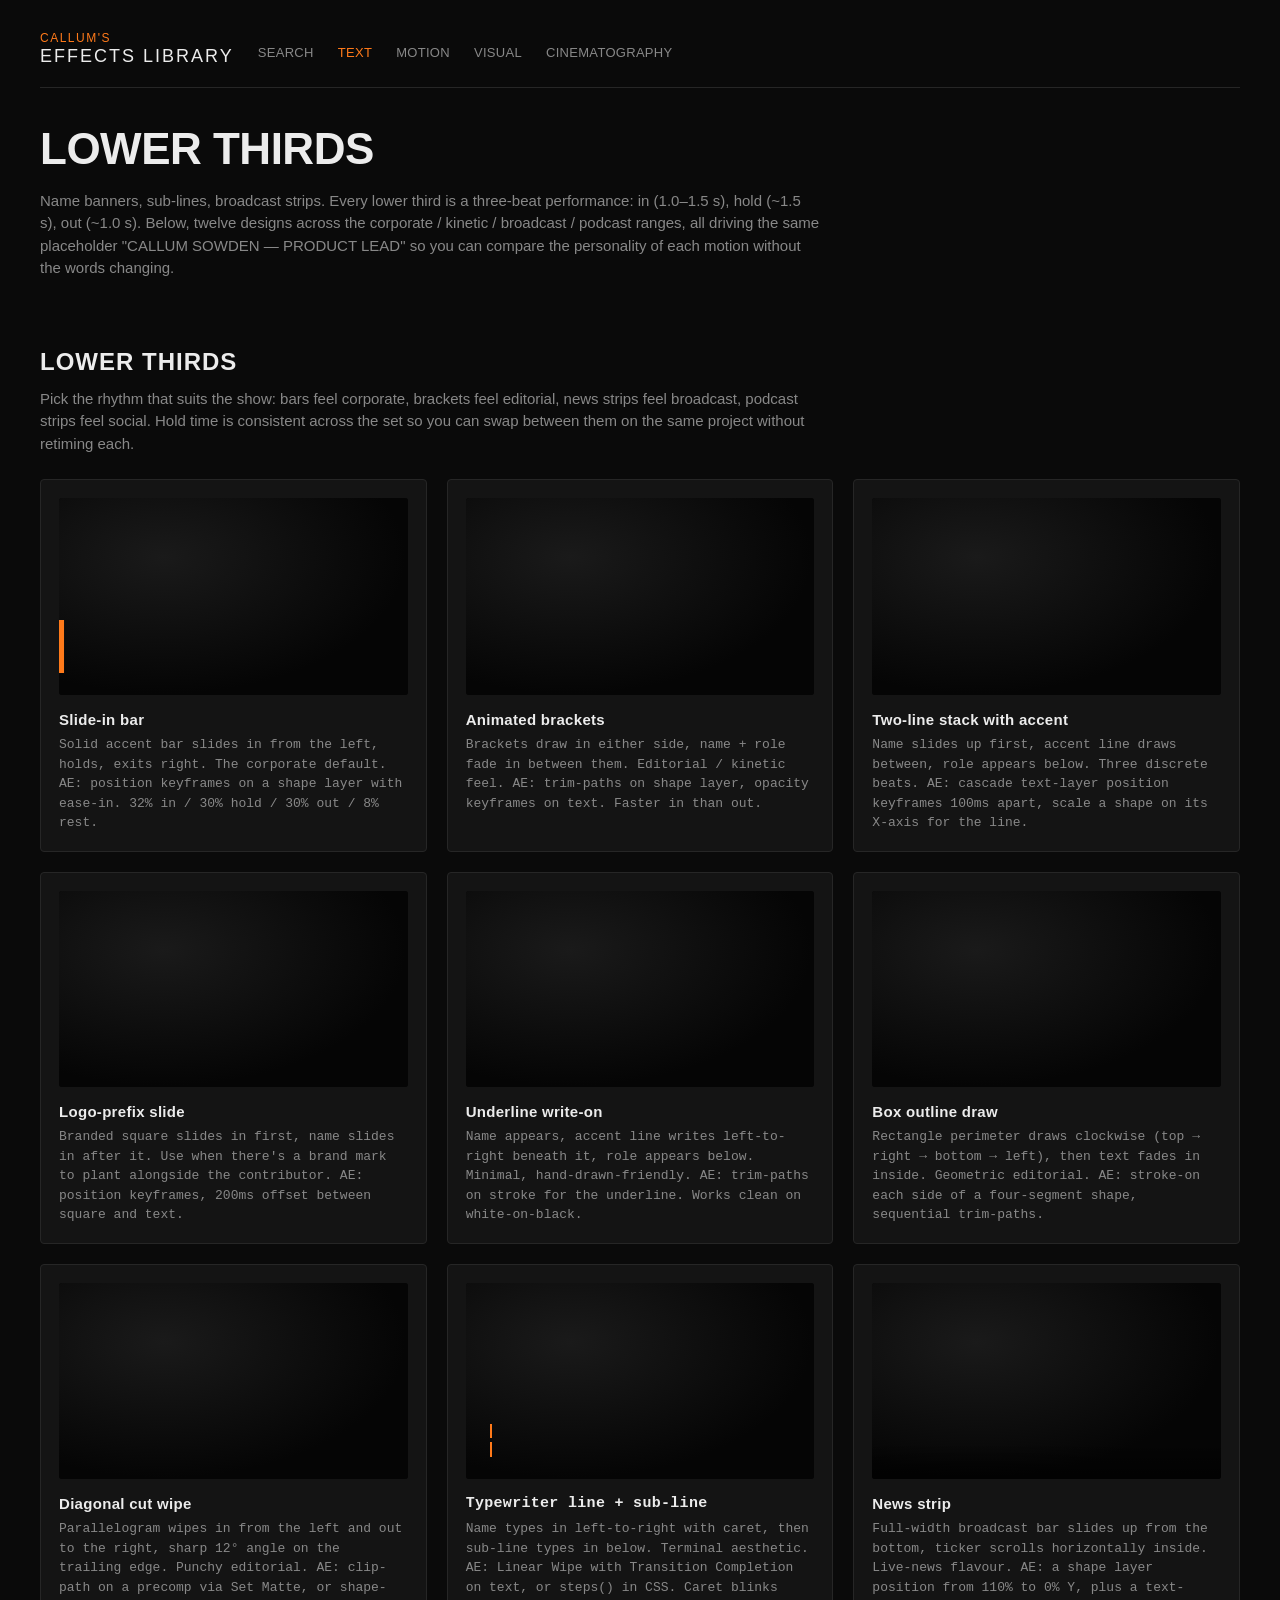
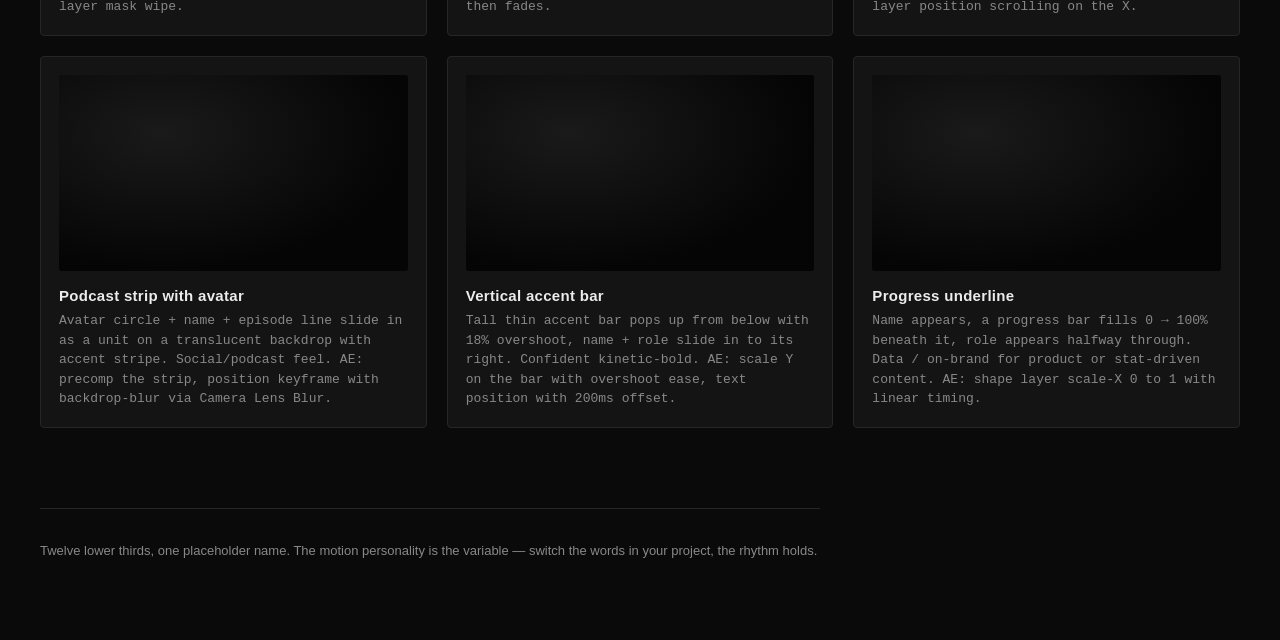
<file: lower-thirds.html>
<!doctype html>
<html lang="en-GB">
<head>
<meta charset="utf-8" />
<meta name="viewport" content="width=device-width, initial-scale=1" />
<title>Lower thirds · Callum's Effects Library</title>
<style>
  :root {
    --bg: #0a0a0a;
    --card: #141414;
    --border: #262626;
    --border-hover: #3a3a3a;
    --text: #ececec;
    --muted: #888;
    --accent: #ff7a1a;
    --accent-2: #ff3b30;
    --display: 'Impact', 'Haettenschweiler', 'Arial Narrow Bold', sans-serif;
    --mono: 'SF Mono', Menlo, Consolas, monospace;
  }
  * { box-sizing: border-box; }
  html, body { margin: 0; padding: 0; background: var(--bg); color: var(--text); }
  body {
    font-family: -apple-system, BlinkMacSystemFont, 'Segoe UI', Roboto, Helvetica, Arial, sans-serif;
    font-size: 15px; line-height: 1.5;
    -webkit-font-smoothing: antialiased;
    padding: 32px 40px 80px; max-width: 1480px; margin: 0 auto;
  }

  .topnav {
    display: flex; align-items: flex-end; gap: 24px;
    padding-bottom: 20px; border-bottom: 1px solid var(--border);
    margin-bottom: 28px; flex-wrap: wrap;
  }
  .topnav .brand {
    font-family: var(--display); font-size: 18px;
    letter-spacing: 2px; text-transform: uppercase;
    color: var(--text); text-decoration: none; white-space: nowrap;
    display: inline-block; line-height: 1.1;
  }
  .topnav .brand .brand-top {
    display: block; font-size: 12px; letter-spacing: 1.5px;
    color: var(--accent); margin-bottom: 2px;
  }
  .topnav .brand:hover { color: var(--accent); }
  .topnav nav { display: flex; gap: 20px; font-size: 13px; letter-spacing: 0.3px; text-transform: uppercase; flex-wrap: wrap; }
  .topnav nav a { color: var(--muted); text-decoration: none; transition: color 120ms; }
  .topnav nav a:hover { color: var(--text); }
  .topnav nav a.current { color: var(--accent); }

  header.page-header { padding-bottom: 24px; margin-bottom: 40px; }
  header.page-header h1 {
    font-family: var(--display); font-size: 44px;
    margin: 0 0 8px; letter-spacing: -0.5px; text-transform: uppercase;
  }
  header.page-header p { margin: 0; color: var(--muted); max-width: 780px; }

  section { margin-bottom: 56px; }
  section h2 {
    font-family: var(--display); font-size: 24px;
    text-transform: uppercase; letter-spacing: 1px; margin: 0 0 8px;
  }
  section > p.intro { color: var(--muted); max-width: 780px; margin: 0 0 24px; }

  .grid {
    display: grid;
    grid-template-columns: repeat(auto-fill, minmax(340px, 1fr));
    gap: 20px;
  }
  .demo {
    background: var(--card); border: 1px solid var(--border);
    border-radius: 4px; padding: 18px;
    cursor: pointer; transition: border-color 120ms, transform 120ms;
    position: relative;
  }
  .demo:hover { border-color: var(--border-hover); }
  .demo:active { transform: translateY(1px); }
  .stage {
    aspect-ratio: 16 / 9; background: #050505; border-radius: 3px;
    position: relative; overflow: hidden; margin-bottom: 14px;
    display: flex; align-items: flex-end; justify-content: flex-start;
    user-select: none; -webkit-user-select: none;
  }
  /* Faint base plate so the lower-third has something to sit on visually. */
  .stage::before {
    content: '';
    position: absolute; inset: 0;
    background: radial-gradient(ellipse at 30% 30%, #1a1a1a 0%, #050505 70%);
    z-index: 0;
  }
  .demo h3 { margin: 0 0 4px; font-size: 15px; font-weight: 600; letter-spacing: 0.3px; }
  .demo p.caption {
    margin: 0; color: var(--muted); font-size: 13px;
    font-family: var(--mono); line-height: 1.5;
  }
  .replay-hint {
    position: absolute; top: 12px; right: 14px;
    font-size: 10px; color: var(--muted); text-transform: uppercase;
    letter-spacing: 1px; opacity: 0; transition: opacity 160ms;
  }
  .replay-hint::before { content: 'hover to loop'; }
  .demo:hover .replay-hint { opacity: 1; }
  .demo:fullscreen .replay-hint { opacity: 0.85; top: 28px; right: 32px; font-size: 13px; }
  .demo:fullscreen .replay-hint::before { content: 'click to play · esc to close'; }

  /* ========================================================== */
  /* Lower-third common scaffolding                              */
  /* ========================================================== */

  .lt {
    position: absolute;
    bottom: 11%; left: 7%;
    z-index: 2;
    font-family: var(--display);
    color: var(--text);
    text-transform: uppercase;
    letter-spacing: 0.5px;
    pointer-events: none;
  }
  .lt .name { font-size: 18px; letter-spacing: 0.8px; line-height: 1; white-space: nowrap; }
  .lt .role {
    font-family: var(--mono); font-weight: 500;
    font-size: 10px; letter-spacing: 2px; color: var(--muted);
    text-transform: uppercase; margin-top: 4px; white-space: nowrap;
  }

  /* Three-beat cycle base — every effect runs 0–32% in, 32–62% hold, 62–92% out. */

  /* === 1. Slide-in bar ====================================== */
  .fx-bar .lt-bar {
    background: var(--accent);
    padding: 8px 14px 8px 12px;
    color: #050505;
    transform: translateX(-110%);
  }
  .fx-bar .lt-bar .role { color: rgba(0,0,0,0.55); }
  .fx-bar.playing .lt-bar { animation: lt-bar-in 3200ms cubic-bezier(0.4,0,0.2,1); }
  @keyframes lt-bar-in {
    0%   { transform: translateX(-110%); }
    14%  { transform: translateX(0); }
    62%  { transform: translateX(0); }
    78%  { transform: translateX(110%); }
    100% { transform: translateX(110%); }
  }

  /* === 2. Animated bracket ================================== */
  .fx-bracket .lt-bracket { display: flex; align-items: center; gap: 10px; }
  .fx-bracket .lt-bracket .b {
    width: 0; height: 38px; border: 2px solid var(--accent);
    border-right: 0; opacity: 0;
  }
  .fx-bracket .lt-bracket .b.right { border-left: 0; border-right: 2px solid var(--accent); }
  .fx-bracket .lt-bracket .name-block { opacity: 0; transform: translateY(4px); }
  .fx-bracket.playing .b.left  { animation: lt-brk-l 3200ms cubic-bezier(0.4,0,0.2,1); }
  .fx-bracket.playing .b.right { animation: lt-brk-r 3200ms cubic-bezier(0.4,0,0.2,1); }
  .fx-bracket.playing .name-block { animation: lt-brk-text 3200ms cubic-bezier(0.4,0,0.2,1); }
  @keyframes lt-brk-l {
    0%   { width: 0; opacity: 0; }
    8%   { width: 0; opacity: 1; }
    18%  { width: 12px; opacity: 1; }
    62%  { width: 12px; opacity: 1; }
    74%  { width: 0; opacity: 1; }
    82%  { width: 0; opacity: 0; }
    100% { width: 0; opacity: 0; }
  }
  @keyframes lt-brk-r {
    0%   { width: 0; opacity: 0; }
    8%   { width: 0; opacity: 1; }
    18%  { width: 12px; opacity: 1; }
    62%  { width: 12px; opacity: 1; }
    74%  { width: 0; opacity: 1; }
    82%  { width: 0; opacity: 0; }
    100% { width: 0; opacity: 0; }
  }
  @keyframes lt-brk-text {
    0%   { opacity: 0; transform: translateY(4px); }
    22%  { opacity: 0; transform: translateY(4px); }
    32%  { opacity: 1; transform: translateY(0); }
    62%  { opacity: 1; transform: translateY(0); }
    78%  { opacity: 0; transform: translateY(-2px); }
    100% { opacity: 0; }
  }

  /* === 3. Two-line stack with accent line =================== */
  .fx-stack .lt-stack { display: flex; flex-direction: column; align-items: flex-start; }
  .fx-stack .lt-stack .accent-line {
    width: 0; height: 2px; background: var(--accent);
    margin: 6px 0;
  }
  .fx-stack .name { opacity: 0; transform: translateY(8px); }
  .fx-stack .role { opacity: 0; transform: translateY(8px); }
  .fx-stack.playing .name        { animation: lt-stack-name 3200ms cubic-bezier(0.4,0,0.2,1); }
  .fx-stack.playing .accent-line { animation: lt-stack-line 3200ms cubic-bezier(0.4,0,0.2,1); }
  .fx-stack.playing .role        { animation: lt-stack-role 3200ms cubic-bezier(0.4,0,0.2,1); }
  @keyframes lt-stack-name {
    0%   { opacity: 0; transform: translateY(8px); }
    14%  { opacity: 1; transform: translateY(0); }
    62%  { opacity: 1; transform: translateY(0); }
    78%  { opacity: 0; transform: translateY(-4px); }
    100% { opacity: 0; }
  }
  @keyframes lt-stack-line {
    0%   { width: 0; }
    18%  { width: 0; }
    28%  { width: 70px; }
    62%  { width: 70px; }
    72%  { width: 0; }
    100% { width: 0; }
  }
  @keyframes lt-stack-role {
    0%   { opacity: 0; transform: translateY(8px); }
    24%  { opacity: 0; transform: translateY(8px); }
    34%  { opacity: 1; transform: translateY(0); }
    62%  { opacity: 1; transform: translateY(0); }
    72%  { opacity: 0; transform: translateY(-4px); }
    100% { opacity: 0; }
  }

  /* === 4. Logo-prefix slide ================================= */
  .fx-prefix .lt-prefix { display: flex; align-items: center; gap: 12px; }
  .fx-prefix .logo-square {
    width: 32px; height: 32px; background: var(--accent);
    color: #050505; display: flex; align-items: center; justify-content: center;
    font-family: var(--display); font-weight: 900; font-size: 18px;
    letter-spacing: -1px;
    transform: translateX(-60px); opacity: 0;
  }
  .fx-prefix .name-block { transform: translateX(-12px); opacity: 0; }
  .fx-prefix.playing .logo-square { animation: lt-pre-square 3200ms cubic-bezier(0.4,0,0.2,1); }
  .fx-prefix.playing .name-block  { animation: lt-pre-text 3200ms cubic-bezier(0.4,0,0.2,1); }
  @keyframes lt-pre-square {
    0%   { transform: translateX(-60px); opacity: 0; }
    16%  { transform: translateX(0); opacity: 1; }
    62%  { transform: translateX(0); opacity: 1; }
    74%  { transform: translateX(0); opacity: 1; }
    82%  { transform: translateX(-60px); opacity: 0; }
    100% { transform: translateX(-60px); opacity: 0; }
  }
  @keyframes lt-pre-text {
    0%   { transform: translateX(-12px); opacity: 0; }
    20%  { transform: translateX(-12px); opacity: 0; }
    32%  { transform: translateX(0); opacity: 1; }
    62%  { transform: translateX(0); opacity: 1; }
    74%  { transform: translateX(40px); opacity: 0; }
    100% { opacity: 0; }
  }

  /* === 5. Underline write-on ================================ */
  .fx-underline .name { opacity: 0; transform: translateY(6px); }
  .fx-underline .lt-underline {
    width: 0; height: 2px; background: var(--accent);
    margin-top: 6px;
  }
  .fx-underline .role { opacity: 0; }
  .fx-underline.playing .name           { animation: lt-und-name 3200ms cubic-bezier(0.4,0,0.2,1); }
  .fx-underline.playing .lt-underline   { animation: lt-und-line 3200ms cubic-bezier(0.4,0,0.2,1); }
  .fx-underline.playing .role           { animation: lt-und-role 3200ms cubic-bezier(0.4,0,0.2,1); }
  @keyframes lt-und-name {
    0%   { opacity: 0; transform: translateY(6px); }
    14%  { opacity: 1; transform: translateY(0); }
    72%  { opacity: 1; }
    82%  { opacity: 0; }
    100% { opacity: 0; }
  }
  @keyframes lt-und-line {
    0%   { width: 0; }
    18%  { width: 0; }
    36%  { width: 110px; }
    72%  { width: 110px; }
    82%  { width: 0; }
    100% { width: 0; }
  }
  @keyframes lt-und-role {
    0%   { opacity: 0; }
    34%  { opacity: 0; }
    44%  { opacity: 1; }
    72%  { opacity: 1; }
    82%  { opacity: 0; }
    100% { opacity: 0; }
  }

  /* === 6. Box outline draw + fill =========================== */
  .fx-box .lt-box-frame {
    position: relative;
    padding: 10px 16px;
  }
  .fx-box .lt-box-frame .edge {
    position: absolute; background: var(--accent);
  }
  .fx-box .lt-box-frame .edge.t { top: 0;    left: 0;  height: 2px; width: 0; }
  .fx-box .lt-box-frame .edge.r { top: 0;    right: 0; width: 2px;  height: 0; }
  .fx-box .lt-box-frame .edge.b { bottom: 0; right: 0; height: 2px; width: 0; }
  .fx-box .lt-box-frame .edge.l { bottom: 0; left: 0;  width: 2px;  height: 0; }
  .fx-box .lt-box-frame .name-block { opacity: 0; }
  .fx-box.playing .edge.t      { animation: lt-box-t 3200ms cubic-bezier(0.4,0,0.2,1); }
  .fx-box.playing .edge.r      { animation: lt-box-r 3200ms cubic-bezier(0.4,0,0.2,1); }
  .fx-box.playing .edge.b      { animation: lt-box-b 3200ms cubic-bezier(0.4,0,0.2,1); }
  .fx-box.playing .edge.l      { animation: lt-box-l 3200ms cubic-bezier(0.4,0,0.2,1); }
  .fx-box.playing .name-block  { animation: lt-box-text 3200ms cubic-bezier(0.4,0,0.2,1); }
  @keyframes lt-box-t {
    0% { width: 0; }   8% { width: 0; }   18% { width: 100%; }
    72% { width: 100%; } 82% { width: 0; left: 100%; transform: translateX(-100%); } 100% { width: 0; }
  }
  @keyframes lt-box-r {
    0% { height: 0; }  16% { height: 0; }  26% { height: 100%; }
    72% { height: 100%; } 82% { height: 0; top: 100%; } 100% { height: 0; }
  }
  @keyframes lt-box-b {
    0% { width: 0; }   24% { width: 0; }   34% { width: 100%; }
    72% { width: 100%; } 82% { width: 0; } 100% { width: 0; }
  }
  @keyframes lt-box-l {
    0% { height: 0; }  32% { height: 0; }  42% { height: 100%; }
    72% { height: 100%; } 82% { height: 0; } 100% { height: 0; }
  }
  @keyframes lt-box-text {
    0% { opacity: 0; }   42% { opacity: 0; }   54% { opacity: 1; }
    72% { opacity: 1; } 82% { opacity: 0; } 100% { opacity: 0; }
  }

  /* === 7. Diagonal cut wipe ================================= */
  .fx-cut .lt-cut {
    position: relative;
    padding: 8px 26px 8px 14px;
    background: var(--accent);
    color: #050505;
    clip-path: polygon(0 0, 0 0, 0 100%, 0 100%);
    -webkit-clip-path: polygon(0 0, 0 0, 0 100%, 0 100%);
  }
  .fx-cut .lt-cut .role { color: rgba(0,0,0,0.55); }
  .fx-cut.playing .lt-cut { animation: lt-cut-in 3200ms cubic-bezier(0.4,0,0.2,1); }
  @keyframes lt-cut-in {
    0%   { clip-path: polygon(0 0, 0 0, 0 100%, 0 100%);
           -webkit-clip-path: polygon(0 0, 0 0, 0 100%, 0 100%); }
    18%  { clip-path: polygon(0 0, 100% 0, 88% 100%, 0 100%);
           -webkit-clip-path: polygon(0 0, 100% 0, 88% 100%, 0 100%); }
    62%  { clip-path: polygon(0 0, 100% 0, 88% 100%, 0 100%);
           -webkit-clip-path: polygon(0 0, 100% 0, 88% 100%, 0 100%); }
    82%  { clip-path: polygon(100% 0, 100% 0, 100% 100%, 100% 100%);
           -webkit-clip-path: polygon(100% 0, 100% 0, 100% 100%, 100% 100%); }
    100% { clip-path: polygon(100% 0, 100% 0, 100% 100%, 100% 100%);
           -webkit-clip-path: polygon(100% 0, 100% 0, 100% 100%, 100% 100%); }
  }

  /* === 8. Typewriter line + sub-line ======================== */
  .fx-typewriter { font-family: var(--mono); }
  .fx-typewriter .lt-tw .name {
    font-family: var(--mono); font-weight: 700;
    font-size: 14px; letter-spacing: 1px;
    overflow: hidden; white-space: nowrap; width: 0;
    border-right: 2px solid var(--accent);
  }
  .fx-typewriter .lt-tw .role {
    font-family: var(--mono); overflow: hidden; white-space: nowrap; width: 0;
    border-right: 2px solid var(--accent);
  }
  .fx-typewriter.playing .lt-tw .name { animation: lt-type-name 3200ms steps(13, end); }
  .fx-typewriter.playing .lt-tw .role { animation: lt-type-role 3200ms steps(12, end); }
  @keyframes lt-type-name {
    0%   { width: 0; }
    8%   { width: 0; }
    32%  { width: 13ch; }
    62%  { width: 13ch; }
    72%  { width: 13ch; border-right-color: transparent; }
    78%  { width: 0; }
    100% { width: 0; }
  }
  @keyframes lt-type-role {
    0%   { width: 0; }
    32%  { width: 0; }
    50%  { width: 12ch; }
    62%  { width: 12ch; }
    72%  { width: 12ch; border-right-color: transparent; }
    78%  { width: 0; }
    100% { width: 0; }
  }

  /* === 9. News strip ======================================== */
  .fx-news .stage::after {
    content: '';
    position: absolute; left: 0; right: 0; bottom: 0;
    height: 36px;
    background: linear-gradient(180deg, transparent, rgba(0,0,0,0.7));
    z-index: 1;
  }
  .fx-news .lt-news {
    bottom: 0; left: 0; right: 0;
    display: flex; align-items: center;
    height: 24px; padding: 0 12px;
    background: linear-gradient(90deg, var(--accent-2), var(--accent));
    color: #fff;
    transform: translateY(110%);
    z-index: 3;
  }
  .fx-news .lt-news .pin {
    width: 8px; height: 8px; border-radius: 50%;
    background: #fff; margin-right: 10px; flex: 0 0 8px;
  }
  .fx-news .lt-news .label {
    font-family: var(--display); letter-spacing: 1px; font-size: 13px;
    margin-right: 12px; flex: 0 0 auto; color: #fff;
  }
  .fx-news .lt-news .ticker {
    font-family: var(--mono); font-size: 11px; letter-spacing: 1px;
    color: #fff; flex: 1 1 auto; white-space: nowrap; overflow: hidden;
    text-overflow: ellipsis;
  }
  .fx-news.playing .lt-news { animation: lt-news-in 3200ms cubic-bezier(0.4,0,0.2,1); }
  .fx-news.playing .ticker  { animation: lt-news-ticker 3200ms linear; }
  @keyframes lt-news-in {
    0%   { transform: translateY(110%); }
    14%  { transform: translateY(0); }
    78%  { transform: translateY(0); }
    92%  { transform: translateY(110%); }
    100% { transform: translateY(110%); }
  }
  @keyframes lt-news-ticker {
    0%   { transform: translateX(0); }
    18%  { transform: translateX(0); }
    78%  { transform: translateX(-40%); }
    100% { transform: translateX(-40%); }
  }

  /* === 10. Podcast strip with avatar ======================== */
  .fx-podcast .lt-pod {
    display: flex; align-items: center; gap: 12px;
    background: rgba(20, 20, 20, 0.85);
    backdrop-filter: blur(6px);
    border-left: 3px solid var(--accent);
    padding: 8px 14px 8px 10px;
    transform: translateX(-110%);
    border-radius: 0 6px 6px 0;
  }
  .fx-podcast .avatar {
    width: 36px; height: 36px; border-radius: 50%;
    background: radial-gradient(circle at 35% 30%, #ff9c4d, var(--accent-2));
    flex: 0 0 36px;
    display: flex; align-items: center; justify-content: center;
    color: #050505; font-family: var(--display); font-size: 16px;
    letter-spacing: 0;
  }
  .fx-podcast .role { font-family: var(--mono); }
  .fx-podcast.playing .lt-pod { animation: lt-pod-in 3200ms cubic-bezier(0.4,0,0.2,1); }
  @keyframes lt-pod-in {
    0%   { transform: translateX(-110%); }
    14%  { transform: translateX(0); }
    74%  { transform: translateX(0); }
    88%  { transform: translateX(-110%); }
    100% { transform: translateX(-110%); }
  }

  /* === 11. Bracket-accent ==================================== */
  .fx-accent .lt-acc { display: flex; align-items: stretch; gap: 10px; }
  .fx-accent .lt-acc .bar {
    width: 4px; background: var(--accent);
    transform: scaleY(0); transform-origin: 50% 100%;
  }
  .fx-accent .lt-acc .name-block {
    opacity: 0; transform: translateX(-6px);
  }
  .fx-accent.playing .bar         { animation: lt-acc-bar 3200ms cubic-bezier(0.34, 1.56, 0.64, 1); }
  .fx-accent.playing .name-block  { animation: lt-acc-text 3200ms cubic-bezier(0.4,0,0.2,1); }
  @keyframes lt-acc-bar {
    0%   { transform: scaleY(0); }
    14%  { transform: scaleY(1.18); }
    24%  { transform: scaleY(1); }
    72%  { transform: scaleY(1); }
    84%  { transform: scaleY(0); }
    100% { transform: scaleY(0); }
  }
  @keyframes lt-acc-text {
    0%   { opacity: 0; transform: translateX(-6px); }
    20%  { opacity: 0; transform: translateX(-6px); }
    32%  { opacity: 1; transform: translateX(0); }
    72%  { opacity: 1; }
    82%  { opacity: 0; transform: translateX(-3px); }
    100% { opacity: 0; }
  }

  /* === 12. Progress underline =============================== */
  .fx-progress .lt-prog .name { opacity: 0; transform: translateY(4px); }
  .fx-progress .lt-prog .progress-track {
    width: 140px; height: 3px; background: rgba(255,255,255,0.18);
    margin-top: 6px; position: relative; overflow: hidden;
    opacity: 0;
  }
  .fx-progress .lt-prog .progress-fill {
    position: absolute; left: 0; top: 0; bottom: 0;
    width: 0; background: var(--accent);
  }
  .fx-progress .lt-prog .role {
    opacity: 0;
    margin-top: 4px;
  }
  .fx-progress.playing .name              { animation: lt-prog-name 3200ms cubic-bezier(0.4,0,0.2,1); }
  .fx-progress.playing .progress-track    { animation: lt-prog-track 3200ms cubic-bezier(0.4,0,0.2,1); }
  .fx-progress.playing .progress-fill     { animation: lt-prog-fill 3200ms cubic-bezier(0.65,0,0.35,1); }
  .fx-progress.playing .role              { animation: lt-prog-role 3200ms cubic-bezier(0.4,0,0.2,1); }
  @keyframes lt-prog-name {
    0%   { opacity: 0; transform: translateY(4px); }
    14%  { opacity: 1; transform: translateY(0); }
    74%  { opacity: 1; }
    84%  { opacity: 0; }
    100% { opacity: 0; }
  }
  @keyframes lt-prog-track {
    0%   { opacity: 0; }
    16%  { opacity: 0; }
    26%  { opacity: 1; }
    74%  { opacity: 1; }
    84%  { opacity: 0; }
    100% { opacity: 0; }
  }
  @keyframes lt-prog-fill {
    0%   { width: 0; }
    26%  { width: 0; }
    62%  { width: 100%; }
    74%  { width: 100%; }
    84%  { width: 100%; }
    100% { width: 100%; }
  }
  @keyframes lt-prog-role {
    0%   { opacity: 0; }
    44%  { opacity: 0; }
    56%  { opacity: 1; }
    74%  { opacity: 1; }
    84%  { opacity: 0; }
    100% { opacity: 0; }
  }

  footer {
    margin-top: 80px; padding-top: 32px;
    border-top: 1px solid var(--border);
    color: var(--muted); font-size: 13px; max-width: 780px;
  }

  .demo:fullscreen {
    background: var(--bg); padding: 40px;
    display: flex; flex-direction: column;
    justify-content: center; align-items: center; cursor: pointer;
  }
  .demo:fullscreen .stage {
    width: min(90vw, 160vh); max-height: 80vh;
    aspect-ratio: 16 / 9; margin-bottom: 24px;
  }
  .demo:fullscreen h3 {
    font-family: var(--display); font-size: 28px;
    letter-spacing: 1px; text-transform: uppercase;
    text-align: center; margin: 0 0 8px;
  }
  .demo:fullscreen p.caption { text-align: center; max-width: 720px; font-size: 15px; }

/* === injected topnav css === */
/* Grouped-bucket topnav — dropdowns for MOTION / VISUAL / CINEMATOGRAPHY / TOOLS.
   Extends the existing .topnav base styles (which already define brand + link colours).
   Selectors scoped to .topnav nav .group — safe to inject into any page. */
.topnav nav { gap: 24px; }
.topnav nav .group { position: relative; padding-bottom: 12px; margin-bottom: -12px; }
.topnav nav .group .group-head {
  color: var(--muted); text-decoration: none; cursor: default;
  display: inline-block; padding: 4px 0;
  text-transform: uppercase; letter-spacing: 0.3px;
  font-weight: 500;
}
.topnav nav .group a.group-head { cursor: pointer; }
.topnav nav .group:hover .group-head,
.topnav nav .group:focus-within .group-head { color: var(--text); }
.topnav nav .group.current .group-head { color: var(--accent); }
/* Invisible bridge — covers the gap between group-head and dropdown so hover doesn't drop. */
.topnav nav .group::after {
  content: ''; position: absolute;
  top: 100%; left: -16px; right: -16px;
  height: 14px;
  pointer-events: auto;
}
.topnav nav .group .dropdown {
  position: absolute; top: calc(100% + 8px); left: -8px;
  background: var(--card); border: 1px solid var(--border);
  border-radius: 4px; padding: 6px 0;
  display: none; flex-direction: column; min-width: 180px;
  z-index: 100;
  box-shadow: 0 10px 30px rgba(0, 0, 0, 0.5);
}
.topnav nav .group:hover .dropdown,
.topnav nav .group:focus-within .dropdown { display: flex; }
/* Small buffer above the first dropdown item so the mouse can land softly. */
.topnav nav .group .dropdown::before {
  content: ''; position: absolute; top: -10px; left: 0; right: 0; height: 10px;
}
.topnav nav .group .dropdown a {
  padding: 8px 16px; color: var(--muted); text-decoration: none;
  transition: color 120ms, background 120ms;
  font-size: 12px; text-transform: uppercase; letter-spacing: 0.3px;
  white-space: nowrap;
}
.topnav nav .group .dropdown a:hover { color: var(--text); background: rgba(255, 122, 26, 0.06); }
.topnav nav .group .dropdown a.current { color: var(--accent); }
/* === end injected topnav css === */
</style>

<script src="lib/lazy-media.js"></script>
<script src="lib/favorites.js"></script>
<script src="_solo.js" defer></script>
<script src="_public-fixes.js" defer></script>
</head>
<body>

<div class="topnav">
  <a href="index.html" class="brand"><span class="brand-top">Callum's</span>Effects Library</a>
  <nav>
    <div class="group" data-group="search">
      <a href="search.html" class="group-head">Search</a>
    </div>

    <div class="group" data-group="icons">
      <a href="icons.html" class="group-head">Icons</a>
    </div>

    <div class="group current" data-group="text">
      <a href="text.html" class="group-head">Text</a>
      <div class="dropdown">
        <a href="text.html" data-page="text">Text</a>
        <a href="lower-thirds.html" class="current" data-page="lower-thirds">Lower thirds</a>
        <a href="captions.html" data-page="captions">Captions</a>
      </div>
    </div>

    <div class="group" data-group="music">
      <a href="music.html" class="group-head">Music</a>
    </div>

    <div class="group" data-group="motion">
      <span class="group-head">Motion</span>
      <div class="dropdown">
        <a href="entrances.html" data-page="entrances">Entrances &amp; exits</a>
        <a href="mograph.html" data-page="mograph">Mograph</a>
        <a href="beats.html" data-page="beats">Beats</a>
        <a href="shapes.html" data-page="shapes">Shapes</a>
        <a href="logos.html" data-page="logos">Logos</a>
        <a href="ease-curves.html" data-page="ease-curves">Ease curves</a>
        <a href="speedometer.html" data-page="speedometer">Speedometer</a>
        <a href="scribbles.html" data-page="scribbles">Scribbles</a>
      </div>
    </div>

    <div class="group" data-group="visual">
      <span class="group-head">Visual</span>
      <div class="dropdown">
        <a href="colours.html" data-page="colours">Colours</a>
        <a href="atmosphere.html" data-page="atmosphere">Atmosphere</a>
        <a href="overlays.html" data-page="overlays">Overlays</a>
        <a href="glitch.html" data-page="glitch">Glitch</a>
      </div>
    </div>

    <div class="group" data-group="cinematography">
      <span class="group-head">Cinematography</span>
      <div class="dropdown">
        <a href="camera-moves.html" data-page="camera-moves">Camera moves</a>
        <a href="transitions.html" data-page="transitions">Transitions</a>
        <a href="lens.html" data-page="lens">Lens</a>
      </div>
    </div>

    <div class="group" data-group="tools">
      <span class="group-head">Tools &amp; assets</span>
      <div class="dropdown">
        <a href="common-sfx.html" data-page="common-sfx">Common SFX</a>
        <a href="sound-fx.html" data-page="sound-fx">Sound FX (AI)</a>
        <a href="ai-toolchain.html" data-page="ai-toolchain">AI toolchain</a>
        <a href="templates.html" data-page="templates">Templates</a>
        <a href="shared-library/browser.html" data-page="browser">Shared library</a>
        <a href="shared-library/Mograph/preview.html" data-page="mograph-preview">Mograph preview</a>
        <a href="shared-library/Greenscreen/index.html" data-page="greenscreen">Greenscreen templates</a>
        <a href="file:///D:/AIIMS/LIGHT%20LEAKS/index.html" data-page="light-leaks-d">Light leaks (D:)</a>
      </div>
    </div>
  </nav>
</div>

<header class="page-header">
  <h1>Lower thirds</h1>
  <p>Name banners, sub-lines, broadcast strips. Every lower third is a three-beat performance: in (1.0–1.5 s), hold (~1.5 s), out (~1.0 s). Below, twelve designs across the corporate / kinetic / broadcast / podcast ranges, all driving the same placeholder "CALLUM SOWDEN — PRODUCT LEAD" so you can compare the personality of each motion without the words changing.</p>
</header>

<section>
  <h2>Lower thirds</h2>
  <p class="intro">Pick the rhythm that suits the show: bars feel corporate, brackets feel editorial, news strips feel broadcast, podcast strips feel social. Hold time is consistent across the set so you can swap between them on the same project without retiming each.</p>
  <div class="grid">

    <div class="demo fx-bar" id="slide-bar">
      <span class="replay-hint"></span>
      <div class="stage">
        <div class="lt lt-bar">
          <div class="name">Callum Sowden</div>
          <div class="role">Product Lead</div>
        </div>
      </div>
      <h3>Slide-in bar</h3>
      <p class="caption">Solid accent bar slides in from the left, holds, exits right. The corporate default. AE: position keyframes on a shape layer with ease-in. 32% in / 30% hold / 30% out / 8% rest.</p>
    </div>

    <div class="demo fx-bracket" id="animated-bracket">
      <span class="replay-hint"></span>
      <div class="stage">
        <div class="lt lt-bracket">
          <div class="b left"></div>
          <div class="name-block">
            <div class="name">Callum Sowden</div>
            <div class="role">Product Lead</div>
          </div>
          <div class="b right"></div>
        </div>
      </div>
      <h3>Animated brackets</h3>
      <p class="caption">Brackets draw in either side, name + role fade in between them. Editorial / kinetic feel. AE: trim-paths on shape layer, opacity keyframes on text. Faster in than out.</p>
    </div>

    <div class="demo fx-stack" id="two-line-stack">
      <span class="replay-hint"></span>
      <div class="stage">
        <div class="lt lt-stack">
          <div class="name">Callum Sowden</div>
          <div class="accent-line"></div>
          <div class="role">Product Lead</div>
        </div>
      </div>
      <h3>Two-line stack with accent</h3>
      <p class="caption">Name slides up first, accent line draws between, role appears below. Three discrete beats. AE: cascade text-layer position keyframes 100ms apart, scale a shape on its X-axis for the line.</p>
    </div>

    <div class="demo fx-prefix" id="logo-prefix">
      <span class="replay-hint"></span>
      <div class="stage">
        <div class="lt lt-prefix">
          <div class="logo-square">A</div>
          <div class="name-block">
            <div class="name">Callum Sowden</div>
            <div class="role">Product Lead</div>
          </div>
        </div>
      </div>
      <h3>Logo-prefix slide</h3>
      <p class="caption">Branded square slides in first, name slides in after it. Use when there's a brand mark to plant alongside the contributor. AE: position keyframes, 200ms offset between square and text.</p>
    </div>

    <div class="demo fx-underline" id="underline-write-on">
      <span class="replay-hint"></span>
      <div class="stage">
        <div class="lt">
          <div class="name">Callum Sowden</div>
          <div class="lt-underline"></div>
          <div class="role">Product Lead</div>
        </div>
      </div>
      <h3>Underline write-on</h3>
      <p class="caption">Name appears, accent line writes left-to-right beneath it, role appears below. Minimal, hand-drawn-friendly. AE: trim-paths on stroke for the underline. Works clean on white-on-black.</p>
    </div>

    <div class="demo fx-box" id="box-outline-draw">
      <span class="replay-hint"></span>
      <div class="stage">
        <div class="lt">
          <div class="lt-box-frame">
            <div class="edge t"></div>
            <div class="edge r"></div>
            <div class="edge b"></div>
            <div class="edge l"></div>
            <div class="name-block">
              <div class="name">Callum Sowden</div>
              <div class="role">Product Lead</div>
            </div>
          </div>
        </div>
      </div>
      <h3>Box outline draw</h3>
      <p class="caption">Rectangle perimeter draws clockwise (top → right → bottom → left), then text fades in inside. Geometric editorial. AE: stroke-on each side of a four-segment shape, sequential trim-paths.</p>
    </div>

    <div class="demo fx-cut" id="diagonal-cut">
      <span class="replay-hint"></span>
      <div class="stage">
        <div class="lt">
          <div class="lt-cut">
            <div class="name">Callum Sowden</div>
            <div class="role">Product Lead</div>
          </div>
        </div>
      </div>
      <h3>Diagonal cut wipe</h3>
      <p class="caption">Parallelogram wipes in from the left and out to the right, sharp 12° angle on the trailing edge. Punchy editorial. AE: clip-path on a precomp via Set Matte, or shape-layer mask wipe.</p>
    </div>

    <div class="demo fx-typewriter" id="typewriter-line">
      <span class="replay-hint"></span>
      <div class="stage">
        <div class="lt lt-tw">
          <div class="name">CALLUM SOWDEN</div>
          <div class="role">PRODUCT LEAD</div>
        </div>
      </div>
      <h3>Typewriter line + sub-line</h3>
      <p class="caption">Name types in left-to-right with caret, then sub-line types in below. Terminal aesthetic. AE: Linear Wipe with Transition Completion on text, or steps() in CSS. Caret blinks then fades.</p>
    </div>

    <div class="demo fx-news" id="news-strip">
      <span class="replay-hint"></span>
      <div class="stage">
        <div class="lt-news">
          <div class="pin"></div>
          <div class="label">Live</div>
          <div class="ticker">Sydney · Callum Sowden reports — Product Lead live from the floor</div>
        </div>
      </div>
      <h3>News strip</h3>
      <p class="caption">Full-width broadcast bar slides up from the bottom, ticker scrolls horizontally inside. Live-news flavour. AE: a shape layer position from 110% to 0% Y, plus a text-layer position scrolling on the X.</p>
    </div>

    <div class="demo fx-podcast" id="podcast-strip">
      <span class="replay-hint"></span>
      <div class="stage">
        <div class="lt-pod">
          <div class="avatar">CM</div>
          <div class="name-block">
            <div class="name">Callum Sowden</div>
            <div class="role">Episode 42 — Product</div>
          </div>
        </div>
      </div>
      <h3>Podcast strip with avatar</h3>
      <p class="caption">Avatar circle + name + episode line slide in as a unit on a translucent backdrop with accent stripe. Social/podcast feel. AE: precomp the strip, position keyframe with backdrop-blur via Camera Lens Blur.</p>
    </div>

    <div class="demo fx-accent" id="bracket-accent">
      <span class="replay-hint"></span>
      <div class="stage">
        <div class="lt lt-acc">
          <div class="bar"></div>
          <div class="name-block">
            <div class="name">Callum Sowden</div>
            <div class="role">Product Lead</div>
          </div>
        </div>
      </div>
      <h3>Vertical accent bar</h3>
      <p class="caption">Tall thin accent bar pops up from below with 18% overshoot, name + role slide in to its right. Confident kinetic-bold. AE: scale Y on the bar with overshoot ease, text position with 200ms offset.</p>
    </div>

    <div class="demo fx-progress" id="progress-underline">
      <span class="replay-hint"></span>
      <div class="stage">
        <div class="lt lt-prog">
          <div class="name">Callum Sowden</div>
          <div class="progress-track">
            <div class="progress-fill"></div>
          </div>
          <div class="role">Product Lead</div>
        </div>
      </div>
      <h3>Progress underline</h3>
      <p class="caption">Name appears, a progress bar fills 0 → 100% beneath it, role appears halfway through. Data / on-brand for product or stat-driven content. AE: shape layer scale-X 0 to 1 with linear timing.</p>
    </div>

  </div>
</section>

<footer>
  Twelve lower thirds, one placeholder name. The motion personality is the variable — switch the words in your project, the rhythm holds.
</footer>

<script>
  function retrigger(el) {
    el.classList.remove('playing');
    void el.offsetWidth;
    el.classList.add('playing');
  }

  function parseTime(s) {
    s = (s || '').trim();
    if (!s || s === '0s') return 0;
    if (s.endsWith('ms')) return parseFloat(s);
    if (s.endsWith('s'))  return parseFloat(s) * 1000;
    return 0;
  }
  function maxAnimationMs(root) {
    let max = 0;
    const nodes = [root, ...root.querySelectorAll('*')];
    nodes.forEach(el => {
      const cs = getComputedStyle(el);
      if (!cs.animationName || cs.animationName === 'none') return;
      const names = cs.animationName.split(',');
      const durs  = cs.animationDuration.split(',');
      const dels  = cs.animationDelay.split(',');
      for (let i = 0; i < names.length; i++) {
        if (names[i].trim() === 'none') continue;
        const total = parseTime(durs[i] || durs[0]) + parseTime(dels[i] || dels[0]);
        if (total > max) max = total;
      }
    });
    return max;
  }

  const cycleCache = new WeakMap();
  function cycleFor(demo) {
    if (cycleCache.has(demo)) return cycleCache.get(demo);
    const hadPlaying = demo.classList.contains('playing');
    if (!hadPlaying) demo.classList.add('playing');
    void demo.offsetWidth;
    const ms = Math.max(900, maxAnimationMs(demo) + 400);
    if (!hadPlaying) demo.classList.remove('playing');
    cycleCache.set(demo, ms);
    return ms;
  }

  const hoverLoops = new WeakMap();
  function startHoverLoop(demo) {
    stopHoverLoop(demo);
    retrigger(demo);
    const cycle = cycleFor(demo);
    const id = setInterval(() => retrigger(demo), cycle);
    hoverLoops.set(demo, id);
  }
  function stopHoverLoop(demo) {
    const id = hoverLoops.get(demo);
    if (id) { clearInterval(id); hoverLoops.delete(demo); }
  }

  document.querySelectorAll('.demo').forEach(demo => {
    demo.addEventListener('mouseenter', () => {
      if (document.fullscreenElement) return;
      startHoverLoop(demo);
    });
    demo.addEventListener('mouseleave', () => stopHoverLoop(demo));

    demo.addEventListener('click', () => {
      if (document.fullscreenElement === demo) {
        retrigger(demo);
        return;
      }
      stopHoverLoop(demo);
      if (document.fullscreenElement) document.exitFullscreen();
      const after = () => retrigger(demo);
      const p = demo.requestFullscreen();
      if (p && p.then) p.then(after).catch(after); else after();
    });
  });

  document.addEventListener('fullscreenchange', () => {
    if (!document.fullscreenElement) {
      document.querySelectorAll('.demo:hover').forEach(startHoverLoop);
    }
  });

  window.addEventListener('load', () => {
    document.querySelectorAll('.demo').forEach((demo, i) => {
      setTimeout(() => retrigger(demo), 500 + i * 160);
    });
  });
</script>
</body>
</html>
</file>
